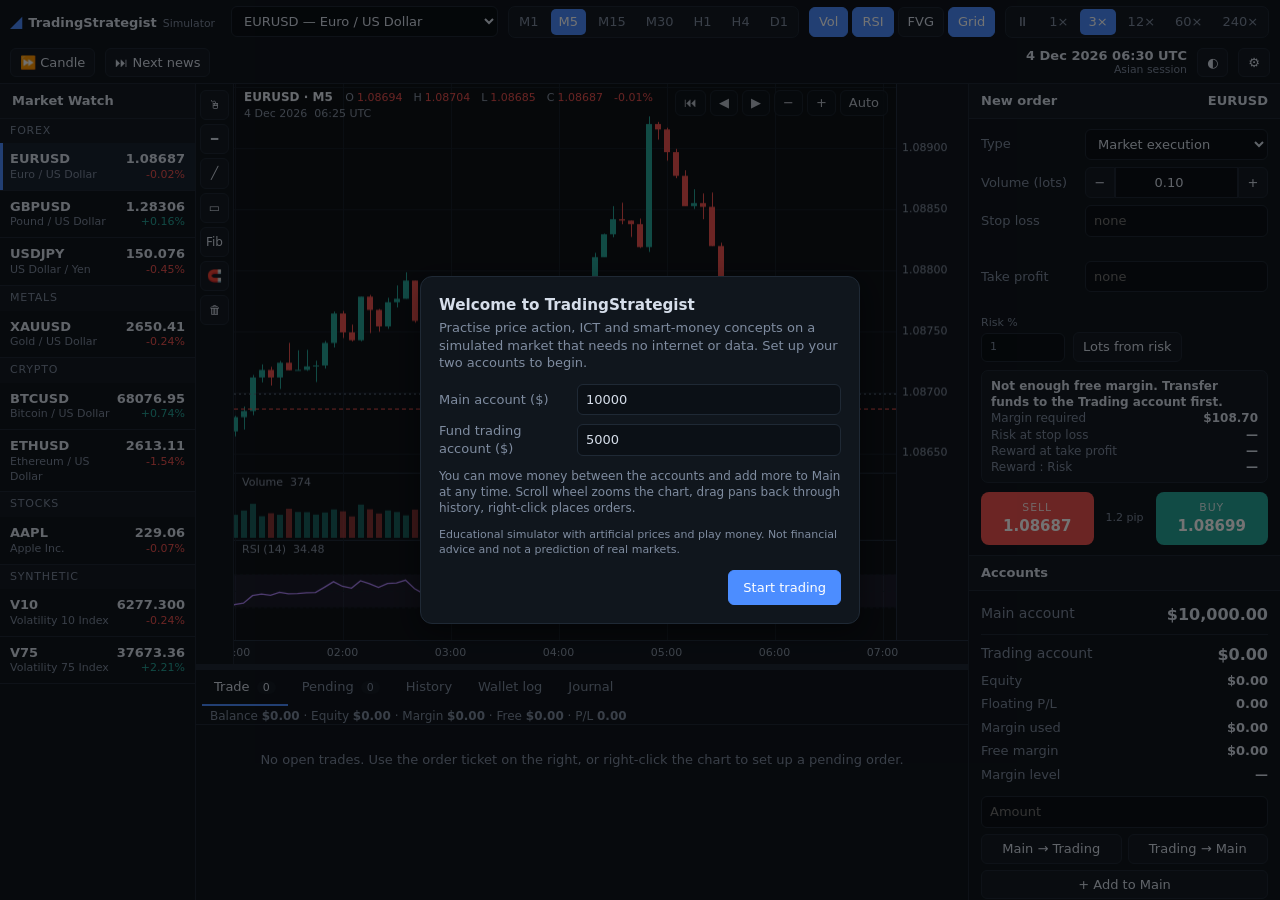
<file: index.html>
<!DOCTYPE html>
<html lang="en" data-theme="dark">
<head>
<meta charset="utf-8">
<meta name="viewport" content="width=device-width,initial-scale=1,viewport-fit=cover">
<link rel="manifest" href="manifest.webmanifest">
<link rel="apple-touch-icon" href="icons/apple-touch-icon.png">
<meta name="mobile-web-app-capable" content="yes">
<meta name="apple-mobile-web-app-capable" content="yes">
<meta name="apple-mobile-web-app-title" content="TradingStrategist">
<meta name="apple-mobile-web-app-status-bar-style" content="black">
<title>TradingStrategist — Offline Trading Simulator</title>
<meta name="description" content="Free offline trading simulator: practise forex, crypto, stocks and synthetics with a MetaTrader-style chart, RSI, volume, ICT/smart-money tools and simulated news events. No account, no data feed.">
<meta name="theme-color" content="#0b0f14">
<meta property="og:title" content="TradingStrategist — Offline Trading Simulator">
<meta property="og:description" content="Practise price action, FVG, liquidity and news trading on a realistic simulated market. Free, offline, single file.">
<meta property="og:type" content="website">
<link rel="icon" href="data:image/svg+xml,%3Csvg xmlns='http://www.w3.org/2000/svg' viewBox='0 0 64 64'%3E%3Crect width='64' height='64' rx='14' fill='%230b0f14'/%3E%3Cpath d='M14 46 28 30l8 8 14-18' fill='none' stroke='%234c8dff' stroke-width='6' stroke-linecap='round' stroke-linejoin='round'/%3E%3C/svg%3E">
<style>
:root{
  --bg:#0b0f14;--panel:#10161d;--panel2:#141b24;--line:#1f2935;--text:#d6deea;--mute:#7f8ca0;
  --up:#26a69a;--down:#ef5350;--acc:#4c8dff;--warn:#f5a623;--hi:#ff5a5f;--field:#0b1016;--hover:#192332;
  --shadow:0 8px 28px rgba(0,0,0,.45);
}
[data-theme=light]{
  --bg:#eef1f5;--panel:#ffffff;--panel2:#f6f8fa;--line:#dbe1e9;--text:#1b2430;--mute:#66758a;
  --up:#14917f;--down:#d9363e;--acc:#2563eb;--warn:#d98a00;--hi:#d9363e;--field:#ffffff;--hover:#eaf0f8;
  --shadow:0 8px 28px rgba(20,30,50,.18);
}
*{box-sizing:border-box}
[hidden]{display:none!important}
html,body{height:100%;margin:0}
body{overscroll-behavior:none;padding:env(safe-area-inset-top) env(safe-area-inset-right) env(safe-area-inset-bottom) env(safe-area-inset-left);background:var(--bg);color:var(--text);font:13px/1.35 system-ui,-apple-system,"Segoe UI",Roboto,Arial,sans-serif;font-variant-numeric:tabular-nums;overflow:hidden}
button,input,select{font:inherit;color:inherit}
#app{display:flex;flex-direction:column;height:100vh}
.spacer{flex:1}
.up{color:var(--up)}.dn{color:var(--down)}.mute{color:var(--mute)}

/* header */
#top{display:flex;align-items:center;gap:10px;padding:6px 10px;background:var(--panel);border-bottom:1px solid var(--line);flex-wrap:wrap}
.brand{display:flex;align-items:baseline;gap:6px;margin-right:6px}
.brand .logo{color:var(--acc);font-size:16px}.brand small{color:var(--mute)}
.grp{display:flex;gap:4px;align-items:center}
.seg{background:var(--panel2);border:1px solid var(--line);border-radius:7px;padding:2px}
.seg button{background:none;border:0;padding:4px 8px;border-radius:5px;cursor:pointer;color:var(--mute)}
.seg button:hover{background:var(--hover);color:var(--text)}
.seg button.on{background:var(--acc);color:#fff}
select,input{background:var(--field);border:1px solid var(--line);border-radius:6px;padding:6px 8px;min-width:0}
select:focus,input:focus{outline:1px solid var(--acc);border-color:var(--acc)}
.tb{background:var(--panel2);border:1px solid var(--line);border-radius:6px;padding:5px 9px;cursor:pointer;color:var(--text);white-space:nowrap}
.tb:hover{background:var(--hover)}.tb.on{background:var(--acc);border-color:var(--acc);color:#fff}
.tb.accent{background:var(--acc);border-color:var(--acc);color:#fff}
.clock{display:flex;flex-direction:column;align-items:flex-end;line-height:1.15}
#simClock{font-weight:600}.clock small{color:var(--mute)}

/* layout */
#body{flex:1;display:grid;grid-template-columns:196px minmax(0,1fr) 312px;min-height:0}
#watch,#side{background:var(--panel);overflow:auto;min-height:0}
#watch{border-right:1px solid var(--line)}#side{border-left:1px solid var(--line)}
#center{display:flex;flex-direction:column;min-width:0;min-height:0}
#chartRow{flex:1;display:flex;min-height:180px}
#drawBar{width:38px;background:var(--panel);border-right:1px solid var(--line);display:flex;flex-direction:column;gap:4px;padding:6px 4px}
#drawBar .tb{padding:6px 0;text-align:center;font-size:12px}
#chartWrap{position:relative;flex:1;min-width:0}
#cv{position:absolute;inset:0;width:100%;height:100%;display:block}
#navBar{position:absolute;top:6px;right:80px;display:flex;gap:4px;opacity:.85}
#navBar .tb{padding:3px 8px;background:var(--panel);}
#navBar .tb.accent{background:var(--acc)}
#navBar #nLive{display:none}
#banners{position:absolute;left:50%;top:44px;transform:translateX(-50%);display:flex;flex-direction:column;gap:8px;width:min(560px,92%);pointer-events:none}
.banner{pointer-events:auto;cursor:pointer;opacity:.97;font-size:12px;background:var(--panel);border:1px solid var(--line);border-left:5px solid var(--warn);border-radius:9px;padding:10px 12px;box-shadow:var(--shadow)}
.banner.hi{border-left-color:var(--hi)}.banner.done{border-left-color:var(--acc)}
.banner .bt{display:flex;justify-content:space-between;gap:10px;font-weight:600}
.banner .cd{font-variant-numeric:tabular-nums;color:var(--warn)}
.banner.hi .cd{color:var(--hi)}
.banner .bm{margin-top:4px;color:var(--mute)}.banner .bm b{color:var(--text)}
.banner .pairs{margin-top:4px;display:flex;flex-wrap:wrap;gap:5px}
.chip{border:1px solid var(--line);border-radius:999px;padding:1px 8px;font-size:12px;background:var(--panel2)}
#resizer{height:6px;cursor:ns-resize;background:var(--line)}
#resizer:hover{background:var(--acc)}
#bottom{height:var(--bh,230px);display:flex;flex-direction:column;background:var(--panel);min-height:90px}
.tabs{display:flex;flex-wrap:wrap;align-items:center;gap:2px;border-bottom:1px solid var(--line);padding:0 6px}
.tabs button{background:none;border:0;border-bottom:2px solid transparent;padding:8px 12px;cursor:pointer;color:var(--mute)}
.tabs button.on{color:var(--text);border-bottom-color:var(--acc)}
.cnt{background:var(--panel2);border-radius:9px;padding:0 6px;margin-left:3px;font-size:11px}
#botSummary{color:var(--mute);padding:0 8px;font-size:12px}
#botBody{flex:1;overflow:auto}
table{border-collapse:collapse;width:100%}
th,td{padding:5px 9px;text-align:right;white-space:nowrap;border-bottom:1px solid var(--line)}
th{position:sticky;top:0;background:var(--panel2);color:var(--mute);font-weight:500;z-index:1}
th:first-child,td:first-child,td.l,th.l{text-align:left}
tr.clk{cursor:pointer}tr.clk:hover td{background:var(--hover)}
.empty{padding:26px;text-align:center;color:var(--mute)}
.mini{padding:2px 8px;border-radius:5px;border:1px solid var(--line);background:var(--panel2);cursor:pointer;color:var(--text)}
.mini:hover{background:var(--hover)}.mini.red{color:var(--down)}
.tag{display:inline-block;padding:0 7px;border-radius:4px;font-size:11px;font-weight:600}
.tag.buy{background:rgba(38,166,154,.18);color:var(--up)}.tag.sell{background:rgba(239,83,80,.18);color:var(--down)}
.stats{display:flex;gap:18px;padding:8px 12px;border-bottom:1px solid var(--line);color:var(--mute);flex-wrap:wrap;align-items:center}
.stats b{color:var(--text)}

/* side cards */
.card{border-bottom:1px solid var(--line)}
.ph{padding:8px 12px;font-weight:600;background:var(--panel2);border-bottom:1px solid var(--line);display:flex;justify-content:space-between;align-items:center}
.ph .sub{color:var(--mute);font-weight:400;font-size:11px}
.pad{padding:10px 12px}
.row{display:grid;grid-template-columns:96px 1fr;gap:8px;align-items:center;margin-bottom:7px}
.row span{color:var(--mute)}.row input,.row select{width:100%}
.stepper{display:flex}.stepper input{text-align:center;border-radius:0;flex:1}
.stepper button{width:30px;background:var(--panel2);border:1px solid var(--line);cursor:pointer}
.stepper button:first-child{border-radius:6px 0 0 6px}.stepper button:last-child{border-radius:0 6px 6px 0}
.hint{margin:-4px 0 7px 104px;font-size:11px;color:var(--mute);min-height:14px}
.riskrow{display:flex;gap:8px;align-items:flex-end;margin:4px 0 8px}
.riskrow label{display:flex;flex-direction:column;gap:2px;color:var(--mute);font-size:11px;width:84px}
.summary{background:var(--panel2);border:1px solid var(--line);border-radius:7px;padding:7px 9px;margin-bottom:9px;font-size:12px;color:var(--mute)}
.summary div{display:flex;justify-content:space-between}.summary b{color:var(--text)}
.trade-btns{display:grid;grid-template-columns:1fr 54px 1fr;gap:4px;align-items:center}
.trade-btns button{border:0;border-radius:8px;padding:9px 6px;cursor:pointer;color:#fff;display:flex;flex-direction:column;align-items:center}
.trade-btns small{opacity:.85;letter-spacing:1px}.trade-btns b{font-size:15px}
.trade-btns .sell{background:var(--down)}.trade-btns .buy{background:var(--up)}
.trade-btns button:hover{filter:brightness(1.1)}.trade-btns button:active{transform:translateY(1px)}
.spr{text-align:center;font-size:11px;color:var(--mute)}
.place{width:100%;border:0;border-radius:8px;padding:11px;background:var(--acc);color:#fff;cursor:pointer;font-weight:600}
.kv{display:flex;justify-content:space-between;padding:3px 0;color:var(--mute)}.kv b{color:var(--text);font-weight:600}
.kv.big{font-size:14px}.kv.big b{font-size:16px}
.sep{height:1px;background:var(--line);margin:6px 0}
.xfer{display:grid;grid-template-columns:1fr 1fr;gap:6px;margin-top:10px}
.xfer input{grid-column:1/3}.xfer #xDep{grid-column:1/3}

.status{border-radius:7px;padding:8px 10px;margin-bottom:9px;font-size:12px;line-height:1.4;border:1px solid var(--line)}
.status.bad{background:rgba(239,83,80,.12);border-color:var(--down)}.status.good{background:rgba(38,166,154,.12);border-color:var(--up)}
.status button{margin-top:6px}
/* watch */
.wrow{display:grid;grid-template-columns:1fr auto;gap:0 6px;padding:7px 10px;border-bottom:1px solid var(--line);cursor:pointer}
.wrow:hover{background:var(--hover)}.wrow.on{background:var(--hover);box-shadow:inset 3px 0 var(--acc)}
.wrow .s{font-weight:600}.wrow .c{font-size:11px;color:var(--mute)}
.wrow .p{text-align:right}.wrow .p small{display:block;font-size:11px}
.wgrp{padding:5px 10px;color:var(--mute);font-size:11px;text-transform:uppercase;letter-spacing:.8px;background:var(--panel2)}

/* news */
.nrow{padding:8px 12px;border-bottom:1px solid var(--line)}
.nrow .t{display:flex;justify-content:space-between;gap:8px;font-weight:600}
.nrow .m{color:var(--mute);font-size:12px;margin-top:2px}
.imp{display:inline-flex;gap:2px;vertical-align:middle;margin-right:5px}
.imp i{width:4px;height:10px;border-radius:1px;background:var(--line)}
.imp.i1 i:nth-child(-n+1){background:#e8c547}.imp.i2 i:nth-child(-n+2){background:var(--warn)}.imp.i3 i{background:var(--hi)}
.pred{margin-top:5px;padding:5px 7px;border-radius:6px;background:var(--panel2);font-size:12px}
.pred.lock{color:var(--mute)}
.nsub{padding:6px 12px;font-size:11px;text-transform:uppercase;letter-spacing:.8px;color:var(--mute);background:var(--panel2)}

/* overlays */
#toasts{position:fixed;right:14px;bottom:14px;display:flex;flex-direction:column;gap:8px;z-index:50;max-width:min(380px,92vw)}
.toast{background:var(--panel);border:1px solid var(--line);border-left:4px solid var(--acc);border-radius:8px;padding:9px 12px;box-shadow:var(--shadow);animation:in .18s ease-out}
.toast.bad{border-left-color:var(--down)}.toast.good{border-left-color:var(--up)}.toast.warn{border-left-color:var(--warn)}
@keyframes in{from{opacity:0;transform:translateY(8px)}to{opacity:1;transform:none}}
#ctxMenu{position:fixed;z-index:60;background:var(--panel);border:1px solid var(--line);border-radius:8px;box-shadow:var(--shadow);padding:4px;min-width:220px}
#ctxMenu button{display:block;width:100%;text-align:left;background:none;border:0;padding:7px 10px;border-radius:5px;cursor:pointer}
#ctxMenu button:hover{background:var(--hover)}#ctxMenu .h{padding:5px 10px;color:var(--mute);font-size:11px}
#modal{position:fixed;inset:0;background:rgba(0,0,0,.55);z-index:70;display:flex;align-items:center;justify-content:center;padding:14px}
#modal[hidden],#ctxMenu[hidden]{display:none}
.mbox{background:var(--panel);border:1px solid var(--line);border-radius:12px;box-shadow:var(--shadow);width:min(440px,100%);padding:18px;max-height:92vh;overflow:auto}
.mbox h3{margin:0 0 4px}.mbox p{color:var(--mute);margin:0 0 12px}
.mbox .row{grid-template-columns:130px 1fr}
.mbox .btns{display:flex;gap:8px;justify-content:flex-end;margin-top:12px;flex-wrap:wrap}
.mbox .btns .tb{padding:8px 14px}
#loading{position:fixed;inset:0;background:var(--bg);z-index:90;display:flex;align-items:center;justify-content:center;text-align:center;color:var(--mute)}
.spin{width:34px;height:34px;border:3px solid var(--line);border-top-color:var(--acc);border-radius:50%;margin:0 auto 12px;animation:sp 1s linear infinite}
@keyframes sp{to{transform:rotate(360deg)}}

button:focus-visible,select:focus-visible,input:focus-visible,#cv:focus-visible{outline:2px solid var(--acc);outline-offset:1px}
@media (prefers-reduced-motion:reduce){*{animation:none!important;transition:none!important}}
/* small screens */
@media (max-width:1100px){#body{grid-template-columns:minmax(0,1fr) 300px}#watch{display:none}}
@media (max-width:820px){
  body{overflow:auto}#app{height:auto;min-height:100vh}
  #body{display:block}#chartRow{height:68vh;min-height:360px;flex:none}#center{display:block}#bottom{height:260px}#side{border-left:0;overflow:visible}
  #botSummary{display:none}
  #top{gap:6px}.brand small{display:none}
  #navBar{top:38px;right:78px}#navBar #nStart,#navBar #nAuto{display:none}
}

</style>
</head>
<body>
<noscript><p style="padding:24px;font-family:system-ui">TradingStrategist needs JavaScript enabled to run.</p></noscript>
<div id="app">
  <header id="top">
    <div class="brand"><span class="logo">◢</span><b>TradingStrategist</b><small>Simulator</small></div>
    <div class="grp"><select id="symSel" title="Instrument"></select></div>
    <div class="grp seg" id="tfBar"></div>
    <div class="grp">
      <button class="tb" id="bVol" title="Volume">Vol</button>
      <button class="tb" id="bRsi" title="RSI (14)">RSI</button>
      <button class="tb" id="bFvg" title="Highlight fair value gaps (study aid)">FVG</button>
      <button class="tb" id="bGrid" title="Grid">Grid</button>
    </div>
    <div class="grp seg" id="speedBar"></div>
    <button class="tb accent" id="bInstall" hidden title="Install TradingStrategist as an app on this device">⬇ Install app</button>
    <button class="tb" id="bStep" title="Pause, then reveal the market one candle at a time (N)">⏩ Candle</button>
    <button class="tb" id="bNext" title="Fast-forward to the next news release alert">⏭ Next news</button>
    <div class="spacer"></div>
    <div class="clock"><span id="simClock">—</span><small id="simSession">—</small></div>
    <button class="tb" id="bTheme" title="Light / dark">◐</button>
    <button class="tb" id="bMenu" title="Settings">⚙</button>
  </header>

  <div id="body">
    <aside id="watch">
      <div class="ph">Market Watch</div>
      <div id="watchList"></div>
    </aside>

    <main id="center">
      <div id="chartRow">
        <div id="drawBar">
          <button class="tb" data-tool="" id="tCursor" title="Cursor (Esc)">🖱</button>
          <button class="tb" data-tool="hline" title="Horizontal line">━</button>
          <button class="tb" data-tool="trend" title="Trend line (click two points or drag)">╱</button>
          <button class="tb" data-tool="rect" title="Rectangle / zone">▭</button>
          <button class="tb" data-tool="fib" title="Fibonacci retracement">Fib</button>
          <button class="tb" id="bMagnet" title="Magnet: snap to candle OHLC">🧲</button>
          <button class="tb" id="bClear" title="Delete all drawings on this symbol">🗑</button>
        </div>
        <div id="chartWrap">
          <canvas id="cv"></canvas>
          <div id="navBar">
            <button class="tb" id="nStart" title="Oldest data (Home)">⏮</button>
            <button class="tb" id="nBack" title="Scroll back (←)">◀</button>
            <button class="tb" id="nFwd" title="Scroll forward (→)">▶</button>
            <button class="tb" id="nZout" title="Zoom out (−)">−</button>
            <button class="tb" id="nZin" title="Zoom in (+)">+</button>
            <button class="tb" id="nAuto" title="Reset price scale">Auto</button>
            <button class="tb accent" id="nLive" title="Jump to latest candle (End)">Live ⏭</button>
          </div>
          <div id="banners"></div>
        </div>
      </div>
      <div id="resizer" title="Drag to resize"></div>
      <section id="bottom">
        <div class="tabs" id="botTabs">
          <button data-tab="pos" class="on">Trade <span class="cnt" id="cPos">0</span></button>
          <button data-tab="pend">Pending <span class="cnt" id="cPend">0</span></button>
          <button data-tab="hist">History</button>
          <button data-tab="wallet">Wallet log</button>
          <button data-tab="log">Journal</button>
          <div class="spacer"></div>
          <div id="botSummary"></div>
        </div>
        <div id="botBody"></div>
      </section>
    </main>

    <aside id="side">
      <section class="card" id="ticket">
        <div class="ph">New order <span id="tkSym"></span></div>
        <div class="pad">
          <label class="row"><span>Type</span>
            <select id="oType">
              <option value="market">Market execution</option>
              <option value="buy_limit">Buy limit</option><option value="sell_limit">Sell limit</option>
              <option value="buy_stop">Buy stop</option><option value="sell_stop">Sell stop</option>
            </select></label>
          <label class="row" id="rowEntry" hidden><span>Entry price</span><input id="oPrice" type="number" step="any"></label>
          <label class="row"><span>Volume (lots)</span>
            <div class="stepper"><button id="lotMinus" type="button">−</button><input id="oLots" type="number" min="0.01" step="0.01" value="0.10"><button id="lotPlus" type="button">+</button></div></label>
          <label class="row"><span>Stop loss</span><input id="oSL" type="number" step="any" placeholder="none"></label>
          <div class="hint" id="hintSL"></div>
          <label class="row"><span>Take profit</span><input id="oTP" type="number" step="any" placeholder="none"></label>
          <div class="hint" id="hintTP"></div>
          <div class="riskrow">
            <label>Risk %<input id="oRisk" type="number" min="0.1" step="0.1" value="1"></label>
            <button class="tb" id="bRisk" type="button" title="Set lots so that hitting the stop loss costs this % of equity">Lots from risk</button>
          </div>
          <div class="summary" id="tkSummary"></div>
          <div id="tkStatus" class="status" hidden></div>
          <div id="mktBtns" class="trade-btns">
            <button class="sell" id="bSell"><small>SELL</small><b id="pxSell">—</b></button>
            <div class="spr" id="spr">—</div>
            <button class="buy" id="bBuy"><small>BUY</small><b id="pxBuy">—</b></button>
          </div>
          <button class="place" id="bPlace" hidden>Place order</button>
        </div>
      </section>

      <section class="card" id="acct">
        <div class="ph">Accounts</div>
        <div class="pad">
          <div class="kv big"><span>Main account</span><b id="aMain">—</b></div>
          <div class="sep"></div>
          <div class="kv big"><span>Trading account</span><b id="aBal">—</b></div>
          <div class="kv"><span>Equity</span><b id="aEq">—</b></div>
          <div class="kv"><span>Floating P/L</span><b id="aFl">—</b></div>
          <div class="kv"><span>Margin used</span><b id="aMg">—</b></div>
          <div class="kv"><span>Free margin</span><b id="aFree">—</b></div>
          <div class="kv"><span>Margin level</span><b id="aLvl">—</b></div>
          <div class="xfer">
            <input id="xAmt" type="number" min="0" step="any" placeholder="Amount">
            <button class="tb" id="xTo" title="Move money from Main to Trading">Main → Trading</button>
            <button class="tb" id="xFrom" title="Move money from Trading to Main">Trading → Main</button>
            <button class="tb" id="xDep" title="Add new money to the Main account">+ Add to Main</button>
          </div>
        </div>
      </section>

      <section class="card" id="newsCard">
        <div class="ph">Economic news <span class="sub">simulated</span></div>
        <div id="newsList"></div>
      </section>
    </aside>
  </div>
</div>

<div id="toasts"></div>
<div id="ctxMenu" hidden></div>
<div id="modal" hidden><div class="mbox" id="mbox"></div></div>
<div id="loading"><div><div class="spin"></div><p>Generating 30 days of market history…</p></div></div>

<script>
'use strict';
/* ===================== MARKET ENGINE =====================
 * Deterministic (seeded) price-action simulator.
 * Regimes: range / uptrend / downtrend, impulse+pullback legs,
 * displacement candles (create FVGs), liquidity sweeps at range edges,
 * session volatility, and randomly generated macro news with pre-release
 * predictions and post-release price shocks.
 */
const TFMS = {M1:60000,M5:300000,M15:900000,M30:1800000,H1:3600000,H4:14400000,D1:86400000};
const TF_KEYS = Object.keys(TFMS);
const NEWS_SLOTS={USD:[12.5,12.5,12.5,14,14,15],EUR:[9,10,10,11],GBP:[7,7,9.5],JPY:[0,0.5,3]};
const ENGINE_VER = 2;     // bump whenever price generation changes: older saved markets can no longer be replayed
const SUB = 12;            // sub-ticks per M1 candle (one every 5 sim-seconds)
const HIST_MIN = 43200;    // 30 days of M1 history

function mulberry32(a){return function(){a|=0;a=a+0x6D2B79F5|0;let t=Math.imul(a^a>>>15,1|a);t=t+Math.imul(t^t>>>7,61|t)^t;return((t^t>>>14)>>>0)/4294967296;};}
function makeRng(seed){
  const r=mulberry32(seed>>>0);
  r.gauss=()=>{let u=0;while(u===0)u=r();const v=r();return Math.sqrt(-2*Math.log(u))*Math.cos(2*Math.PI*v);};
  r.range=(a,b)=>a+(b-a)*r();
  r.int=(a,b)=>Math.floor(a+(b-a+1)*r());
  return r;
}

const INSTRUMENTS = [
  {sym:'EURUSD',name:'Euro / US Dollar',cls:'Forex',p0:1.0850,digits:5,vol:0.000097,contract:100000,spread:0.00012,tv:90,sess:'fx',fx:{EUR:1,USD:-1},quote:'USD'},
  {sym:'GBPUSD',name:'Pound / US Dollar',cls:'Forex',p0:1.2900,digits:5,vol:0.000115,contract:100000,spread:0.00015,tv:85,sess:'fx',fx:{GBP:1,USD:-1},quote:'USD'},
  {sym:'USDJPY',name:'US Dollar / Yen',cls:'Forex',p0:151.20,digits:3,vol:0.000106,contract:100000,spread:0.012,tv:85,sess:'fx',fx:{USD:1,JPY:-1},quote:'JPY'},
  {sym:'XAUUSD',name:'Gold / US Dollar',cls:'Metals',p0:2650,digits:2,vol:0.00024,contract:100,spread:0.25,tv:70,sess:'fx',fx:{USD:-1},quote:'USD'},
  {sym:'BTCUSD',name:'Bitcoin / US Dollar',cls:'Crypto',p0:68000,digits:2,vol:0.00038,contract:1,spread:12,tv:60,sess:'crypto',fx:{USD:-0.7},quote:'USD'},
  {sym:'ETHUSD',name:'Ethereum / US Dollar',cls:'Crypto',p0:2600,digits:2,vol:0.00048,contract:1,spread:1.2,tv:55,sess:'crypto',fx:{USD:-0.7},quote:'USD'},
  {sym:'AAPL',name:'Apple Inc.',cls:'Stocks',p0:228,digits:2,vol:0.00017,contract:100,spread:0.02,tv:50,sess:'stock',fx:{USD:-0.4},quote:'USD'},
  {sym:'V10',name:'Volatility 10 Index',cls:'Synthetic',p0:6200,digits:3,vol:0.00018,contract:1,spread:0.3,tv:40,sess:'synth',fx:{},quote:'USD'},
  {sym:'V75',name:'Volatility 75 Index',cls:'Synthetic',p0:38000,digits:2,vol:0.0006,contract:1,spread:3,tv:40,sess:'synth',fx:{},quote:'USD'}
];
const INST_BY_SYM = {}; INSTRUMENTS.forEach(d=>INST_BY_SYM[d.sym]=d);

/* dir: +1 means a higher-than-forecast number is bullish for that currency */
const NEWS_TPL = [
  {title:'US CPI m/m',ccy:'USD',impact:3,unit:'%',base:0.3,step:0.1,dec:1,dir:1,w:2},
  {title:'US Core CPI m/m',ccy:'USD',impact:3,unit:'%',base:0.3,step:0.1,dec:1,dir:1,w:1.5},
  {title:'US Non-Farm Payrolls',ccy:'USD',impact:3,unit:'K',base:180,step:10,sd:70,dec:0,dir:1,w:2},
  {title:'US Unemployment Rate',ccy:'USD',impact:2,unit:'%',base:4.1,step:0.1,dec:1,dir:-1,w:3},
  {title:'FOMC Rate Decision',ccy:'USD',impact:3,unit:'%',base:4.5,step:0.25,sd:0,dec:2,dir:1,w:0.8,calm:true},
  {title:'US Retail Sales m/m',ccy:'USD',impact:2,unit:'%',base:0.4,step:0.1,dec:1,dir:1,w:3},
  {title:'US GDP q/q',ccy:'USD',impact:2,unit:'%',base:2.4,step:0.1,dec:1,dir:1,w:2},
  {title:'US ISM Manufacturing PMI',ccy:'USD',impact:2,unit:'',base:49.5,step:0.2,dec:1,dir:1,w:2},
  {title:'ECB Rate Decision',ccy:'EUR',impact:3,unit:'%',base:3.25,step:0.25,sd:0,dec:2,dir:1,w:0.7,calm:true},
  {title:'Eurozone CPI y/y',ccy:'EUR',impact:2,unit:'%',base:2.2,step:0.1,dec:1,dir:1,w:2},
  {title:'Eurozone GDP q/q',ccy:'EUR',impact:1,unit:'%',base:0.3,step:0.1,dec:1,dir:1,w:1},
  {title:'UK CPI y/y',ccy:'GBP',impact:2,unit:'%',base:2.8,step:0.1,dec:1,dir:1,w:2},
  {title:'BoE Rate Decision',ccy:'GBP',impact:3,unit:'%',base:4.75,step:0.25,sd:0,dec:2,dir:1,w:0.7,calm:true},
  {title:'UK GDP m/m',ccy:'GBP',impact:1,unit:'%',base:0.2,step:0.1,dec:1,dir:1,w:1},
  {title:'BoJ Policy Rate',ccy:'JPY',impact:3,unit:'%',base:0.25,step:0.1,sd:0,dec:2,dir:1,w:0.7,calm:true},
  {title:'Japan CPI y/y',ccy:'JPY',impact:2,unit:'%',base:2.5,step:0.1,dec:1,dir:1,w:1.5}
];

function marketClosed(def,h,dow){
  if(def.sess==='fx')return dow===6||(dow===0&&h<22)||(dow===5&&h>=22);
  if(def.sess==='stock')return dow===6||dow===0;
  return false;
}
function sessionMult(def,h,dow){
  if(marketClosed(def,h,dow))return 0.12;     // weekend: thin, near-flat (real FX/stock markets are closed)
  switch(def.sess){
    case 'fx':{let m;
      if(h<7)m=0.6;else if(h<9)m=1.5;else if(h<12)m=1.15;else if(h<16)m=1.55;else if(h<20)m=0.95;else m=0.5;
      if(def.sym==='USDJPY'&&h<7)m=1.0;return m;}
    case 'stock': return (h>=13.5&&h<20)?(h<15?1.8:1.2):0.3;
    case 'crypto': return (h>=13&&h<21)?1.25:0.85;
    default: return 1;
  }
}
function sessionName(h,dow){
  if(dow===6||(dow===0&&h<22)||(dow===5&&h>=22))return 'Weekend — FX & stocks closed';
  if(h>=13&&h<16)return 'London / New York overlap';
  if(h>=7&&h<13)return 'London session';
  if(h>=16&&h<21)return 'New York session';
  if(h>=0&&h<7)return 'Asian session';
  return 'Late / low liquidity';
}

function newRegime(st,sig){
  const r=st.rng,prev=st.regime,pick=r();
  if(prev==='range'){
    if(pick<0.62) st.regime = st.lastSweep ? (st.lastSweep>0?'down':'up') : (r()<0.5?'up':'down');
    else st.regime='range';
  }else{
    if(pick<0.45) st.regime='range';
    else if(pick<0.70) st.regime = prev==='up'?'down':'up';
    else st.regime=prev;
  }
  st.regLeft = st.regime==='range' ? r.int(80,300) : r.int(45,160);
  if(st.regime==='range'){const half=sig*r.range(10,24);st.rHi=st.price+half;st.rLo=st.price-half;}
  st.dir = st.regime==='up'?1:st.regime==='down'?-1:0;
  st.leg='impulse'; st.legLeft=r.int(6,22);
  st.lastSweep=0;
}

class Market{
  constructor(seed,t0,minutes){
    this.seed=seed; this.t0=t0; this.minutes=0; this.minuteT=t0; this.sub=0; this.live=false; this.hour=0;
    this.newsRng=makeRng(seed*7919+13); this.news=[]; this.newsDay=t0-(t0%86400000); this.scanFrom=0; this.nid=0;
    this.handlers={}; this.st={};
    INSTRUMENTS.forEach((d,i)=>{
      const rng=makeRng(seed*31+i*977+1);
      const s={def:d,rng,price:d.p0*(1+rng.range(-0.01,0.01)),regime:'range',regLeft:0,leg:'impulse',legLeft:0,dir:0,rHi:0,rLo:0,
        script:[],candles:{},plan:null,newsVol:1,spreadMult:1,lastSweep:0};
      TF_KEYS.forEach(k=>s.candles[k]=[]);
      this.st[d.sym]=s;
    });
    this.generate(minutes);
  }
  on(ev,fn){(this.handlers[ev]=this.handlers[ev]||[]).push(fn);}
  emit(ev,x){if(!this.live)return;(this.handlers[ev]||[]).forEach(f=>f(x));}

  /* ---------- news ---------- */
  round(x,step){return Math.round(x/step)*step;}
  makeEvent(tpl,t){
    const r=this.newsRng;
    const sd=tpl.sd!==undefined?tpl.sd:tpl.step*2;
    const fc=this.round(tpl.base+r.gauss()*sd,tpl.step);
    const prev=this.round(fc+r.gauss()*tpl.step*1.5,tpl.step);
    const w=tpl.calm?[0.01,0.04,0.12,0.66,0.12,0.04,0.01]:[0.05,0.13,0.2,0.24,0.2,0.13,0.05];
    let x=r(),acc=0,k=0;for(;k<7;k++){acc+=w[k];if(x<acc)break;}
    const steps=Math.min(k,6)-3;
    const conf=Math.round(r.range(52,82));
    let lean=Math.sign(steps);
    if(r()*100>conf) lean=[-1,0,1][r.int(0,2)];
    return {id:0,t,title:tpl.title,ccy:tpl.ccy,impact:tpl.impact,unit:tpl.unit,dec:tpl.dec,dir:tpl.dir,
      forecast:fc,previous:prev,actual:fc+steps*tpl.step,steps,z:steps/1.5,conf,lean,
      mag:tpl.impact===3?5:tpl.impact===2?3.2:2,state:0};
  }
  genDay(day){
    const dow=new Date(day).getUTCDay();if(dow===0||dow===6)return;
    const r=this.newsRng,n=r.int(3,6),used=new Set(),evs=[];let calm=false;
    let tw=0;NEWS_TPL.forEach(x=>tw+=x.w);
    for(let k=0,guard=0;k<n&&guard<40;guard++){
      let pick=r()*tw,tpl=NEWS_TPL[0];
      for(const x of NEWS_TPL){pick-=x.w;if(pick<=0){tpl=x;break;}}
      if(used.has(tpl.title)||(tpl.calm&&calm))continue;
      used.add(tpl.title);if(tpl.calm)calm=true;
      const slots=NEWS_SLOTS[tpl.ccy],hr=slots[r.int(0,slots.length-1)];
      const t=Math.round((day+hr*3600000)/300000)*300000;
      if(t<this.t0+60000)continue;
      evs.push(this.makeEvent(tpl,t));k++;
    }
    evs.sort((a,b)=>a.t-b.t);evs.forEach(x=>{x.id=++this.nid;this.news.push(x);});
  }
  ensureNews(t){
    while(this.newsDay<t+80*3600000){this.genDay(this.newsDay);this.newsDay+=86400000;}
  }
  affects(def,ev){return def.fx[ev.ccy]!==undefined;}
  applyNews(ev){
    for(const sym in this.st){
      const st=this.st[sym],d=st.def;
      if(!this.affects(d,ev))continue;
      const sig=st.price*d.vol,scale=ev.impact===3?16:ev.impact===2?8:3.5;
      let total=ev.z*d.fx[ev.ccy]*ev.dir*scale*sig;
      if(ev.z===0)total=(st.rng()<0.5?1:-1)*scale*sig*0.25;
      const sg=Math.sign(total)||1,a=Math.abs(total);
      const sc=[];
      if(st.rng()<0.35)sc.push({d:-sg*a*0.4,v:3.5});          // fake-out spike against the real direction
      sc.push({d:sg*a*0.55,v:3.5},{d:sg*a*0.30,v:2.5},{d:sg*a*0.15,v:1.8},{d:-sg*a*0.08,v:1.4});
      st.script=sc;
    }
  }
  upcoming(n){return this.news.filter(e=>e.state<3).slice(0,n||6);}
  released(n){const o=this.news.filter(e=>e.state===3);return o.slice(-(n||20)).reverse();}

  /* ---------- minute generation ---------- */
  beginMinute(){
    const t=this.minuteT;this.ensureNews(t);
    const d=new Date(t);this.hour=d.getUTCHours()+d.getUTCMinutes()/60;this.dow=d.getUTCDay();
    for(let i=this.scanFrom;i<this.news.length;i++){
      const ev=this.news[i],dt=ev.t-t;
      if(dt>15*60000)break;
      if(dt<=10*60000&&ev.state<1){ev.state=1;this.emit('pre',ev);}
      if(dt<=2*60000&&ev.state<2){ev.state=2;this.emit('soon',ev);}
      if(dt<=0&&ev.state<3){ev.state=3;this.applyNews(ev);this.emit('release',ev);}
      if(ev.state===3&&t-ev.t>40*60000&&i===this.scanFrom)this.scanFrom++;
    }
    for(const sym in this.st){
      const st=this.st[sym];let nv=1,sp=1;
      for(let i=this.scanFrom;i<this.news.length;i++){
        const ev=this.news[i],dt=t-ev.t;
        if(dt<-10*60000)break;
        if(!this.affects(st.def,ev))continue;
        if(dt<0){nv=Math.min(nv,0.6);sp=Math.max(sp,1.5);}
        else if(dt<3*60000){nv=Math.max(nv,ev.mag);sp=Math.max(sp,5);}
        else if(dt<10*60000){nv=Math.max(nv,ev.mag*0.6);sp=Math.max(sp,2.5);}
        else if(dt<25*60000){nv=Math.max(nv,1.4);sp=Math.max(sp,1.3);}
      }
      st.newsVol=nv;st.spreadMult=sp;
    }
  }
  queueSweep(st,dir,sig){
    const r=st.rng;
    st.script.push({d:dir*sig*r.range(2,5),v:1.6});
    st.script.push({d:-dir*sig*r.range(6,12),v:2.2});   // reversal displacement after the stop hunt
    st.script.push({d:-dir*sig*r.range(1,3),v:1.5});
    st.lastSweep=dir;
  }
  genMinute(st){
    const d=st.def,r=st.rng,sm=sessionMult(d,this.hour,this.dow),sig=st.price*d.vol;
    if(st.regLeft<=0)newRegime(st,sig);
    st.regLeft--;
    let total,nm,scripted=false;
    if(st.script.length){const s=st.script.shift();total=s.d;nm=s.v*sm;scripted=true;}
    else{
      let drift=0;
      if(st.regime==='range'){
        const mid=(st.rHi+st.rLo)/2,half=(st.rHi-st.rLo)/2;
        drift=-(st.price-mid)/half*sig*0.35;
        if(r()<0.012){
          if(st.price>mid+half*0.6)this.queueSweep(st,1,sig);
          else if(st.price<mid-half*0.6)this.queueSweep(st,-1,sig);
        }
      }else{
        if(--st.legLeft<=0){
          st.leg=st.leg==='impulse'?'pullback':'impulse';
          st.legLeft=st.leg==='impulse'?r.int(8,28):r.int(4,14);
        }
        if(st.leg==='impulse'){
          drift=st.dir*sig*0.20;
          if(r()<0.035){
            st.script.push({d:st.dir*sig*r.range(3,5),v:2.2});       // displacement candle
            st.script.push({d:st.dir*sig*r.range(1.5,3),v:1.6});     // continuation leaves an FVG
          }
        }else drift=-st.dir*sig*0.13;
      }
      drift+=-Math.log(st.price/d.p0)/(d.vol*38)*0.105*sig;  // weak pull back to the anchor, scaled by each instrument's own volatility
      total=drift*sm*st.newsVol;
      nm=sm*st.newsVol;
    }
    const sg=sig*nm/Math.sqrt(SUB),path=[],minP=d.p0*0.2;
    let p=st.price;
    for(let i=0;i<SUB;i++){
      p+=total/SUB+r.gauss()*sg;
      if(p<minP)p=minP;
      path.push(p);
    }
    const net=Math.abs(p-st.price);
    const vol=Math.max(1,Math.round(d.tv*nm*(0.6+r()*0.8)*(1+net/(sig*nm+1e-12)*0.5)));
    return {path,vol};
  }
  pushTick(st,prev,p,v){
    const t=this.minuteT;
    for(const k of TF_KEYS){
      const ms=TFMS[k],b=t-t%ms,arr=st.candles[k],last=arr[arr.length-1];
      if(!last||last.t!==b)arr.push({t:b,o:prev,h:Math.max(prev,p),l:Math.min(prev,p),c:p,v:v});
      else{if(p>last.h)last.h=p;if(p<last.l)last.l=p;last.c=p;last.v+=v;}
    }
  }
  generate(n){
    for(let i=0;i<n;i++){
      this.beginMinute();
      for(const sym in this.st){
        const st=this.st[sym],pl=this.genMinute(st);
        let h=st.price,l=st.price;
        for(const p of pl.path){if(p>h)h=p;if(p<l)l=p;}
        st.candles.M1.push({t:this.minuteT,o:st.price,h,l,c:pl.path[SUB-1],v:pl.vol});
        st.price=pl.path[SUB-1];
      }
      this.minuteT+=60000;this.minutes++;
    }
    for(const sym in this.st){
      const st=this.st[sym],m1=st.candles.M1;
      for(const k of TF_KEYS){
        if(k==='M1')continue;
        const ms=TFMS[k],out=[];
        for(const c of m1){
          const b=c.t-c.t%ms,last=out[out.length-1];
          if(!last||last.t!==b)out.push({t:b,o:c.o,h:c.h,l:c.l,c:c.c,v:c.v});
          else{if(c.h>last.h)last.h=c.h;if(c.l<last.l)last.l=c.l;last.c=c.c;last.v+=c.v;}
        }
        st.candles[k]=out;
      }
    }
  }

  /* ---------- live ---------- */
  tick(){
    if(this.sub===0){
      this.beginMinute();
      for(const sym in this.st)this.st[sym].plan=this.genMinute(this.st[sym]);
    }
    for(const sym in this.st){
      const st=this.st[sym],p=st.plan.path[this.sub];
      this.pushTick(st,st.price,p,Math.max(1,Math.round(st.plan.vol/SUB)));
      st.price=p;
    }
    this.sub++;
    if(this.sub>=SUB){this.sub=0;this.minuteT+=60000;this.minutes++;}
  }
  get simTime(){return this.minuteT+this.sub*5000;}
  quote(sym){
    const st=this.st[sym],d=st.def,sp=d.spread*st.spreadMult;
    return {bid:st.price,ask:st.price+sp,spread:sp};
  }
  candles(sym,tf){return this.st[sym].candles[tf];}
  fmt(sym,p){return p.toFixed(INST_BY_SYM[sym].digits);}
}

'use strict';
/* ===================== TRADING + ACCOUNTS =====================
 * Two wallets: Main (normal) account and Trading account. Transfers between them.
 * Trading account: balance, equity, margin, free margin, margin level, stop-out.
 * Orders: market, limit, stop. Positions: SL/TP, modify, partial close, close all.
 */
const LEVERAGE = 100;
const STOP_OUT = 20;       // % margin level
const STORE_KEY = 'TradingStrategist_sim_v1';

class Broker{
  constructor(market){
    this.m=market;
    this.main=10000;           // normal account (cash)
    this.balance=0;            // trading account balance
    this.positions=[];         // open
    this.pending=[];           // pending orders
    this.history=[];           // closed trades
    this.transfers=[];         // wallet log
    this.nextId=1001;
    this.handlers={};
  }
  on(ev,fn){(this.handlers[ev]=this.handlers[ev]||[]).push(fn);}
  emit(ev,x){(this.handlers[ev]||[]).forEach(f=>f(x));}

  /* ---------- math ---------- */
  toUSD(sym,amountInQuote){
    const d=INST_BY_SYM[sym];
    if(d.quote==='JPY')return amountInQuote/this.m.st[sym].price;
    return amountInQuote;
  }
  pnl(pos,price){
    const d=INST_BY_SYM[pos.sym];
    const raw=(pos.type==='buy'?price-pos.open:pos.open-price)*pos.lots*d.contract;
    return this.toUSD(pos.sym,raw);
  }
  marginFor(sym,lots,price){
    const d=INST_BY_SYM[sym];
    return this.toUSD(sym,lots*d.contract*price)/LEVERAGE;
  }
  closePrice(pos){const q=this.m.quote(pos.sym);return pos.type==='buy'?q.bid:q.ask;}
  floating(){let s=0;for(const p of this.positions)s+=this.pnl(p,this.closePrice(p))-p.commission;return s;}
  usedMargin(){let s=0;for(const p of this.positions)s+=p.margin;return s;}
  get equity(){return this.balance+this.floating();}
  get freeMargin(){return this.equity-this.usedMargin();}
  get marginLevel(){const u=this.usedMargin();return u>0?this.equity/u*100:0;}

  /* ---------- wallets ---------- */
  deposit(amount){ // add cash to the normal account
    if(!(amount>0))return 'Enter an amount greater than 0';
    this.main+=amount;this.transfers.unshift({t:this.m.simTime,type:'Deposit to Main',amount});this.save();return null;
  }
  setMain(amount){
    if(!(amount>=0))return 'Invalid amount';
    this.main=amount;this.transfers.unshift({t:this.m.simTime,type:'Main balance set',amount});this.save();return null;
  }
  transfer(dir,amount){ // dir: 'toTrading' | 'toMain'
    if(!(amount>0))return 'Enter an amount greater than 0';
    if(dir==='toTrading'){
      if(amount>this.main+1e-9)return 'Not enough funds in the Main account';
      this.main-=amount;this.balance+=amount;
      this.transfers.unshift({t:this.m.simTime,type:'Main → Trading',amount});
    }else{
      if(amount>this.freeMargin+1e-9)return 'Amount exceeds free margin of the Trading account';
      if(amount>this.balance+1e-9)return 'Amount exceeds Trading balance';
      this.balance-=amount;this.main+=amount;
      this.transfers.unshift({t:this.m.simTime,type:'Trading → Main',amount});
    }
    this.save();this.emit('change');return null;
  }

  /* ---------- orders ---------- */
  validate(sym,type,lots,price,sl,tp){
    const d=INST_BY_SYM[sym];
    if(!(lots>=0.01))return 'Minimum volume is 0.01 lot';
    if(lots>100)return 'Maximum volume is 100 lots';
    const buy=type==='buy'||type==='buy_limit'||type==='buy_stop';
    if(sl&&(buy?sl>=price:sl<=price))return 'Stop loss is on the wrong side of the price';
    if(tp&&(buy?tp<=price:tp>=price))return 'Take profit is on the wrong side of the price';
    const need=this.marginFor(sym,lots,price);
    if(need>this.freeMargin)return 'Not enough free margin (need '+need.toFixed(2)+', have '+this.freeMargin.toFixed(2)+'). Transfer funds to the Trading account.';
    return null;
  }
  marketOrder(sym,type,lots,sl,tp,comment){
    lots=Math.round(lots*100)/100;
    const q=this.m.quote(sym),price=type==='buy'?q.ask:q.bid;
    const err=this.validate(sym,type,lots,price,sl,tp);if(err)return err;
    const d=INST_BY_SYM[sym];
    const pos={id:this.nextId++,sym,type,lots,open:price,sl:sl||0,tp:tp||0,openTime:this.m.simTime,
      margin:this.marginFor(sym,lots,price),commission:lots*(d.cls==='Forex'||d.cls==='Metals'?3.5:d.cls==='Crypto'?2:d.cls==='Stocks'?1:0),comment:comment||''};
    this.positions.push(pos);this.save();this.emit('change');this.emit('open',pos);return null;
  }
  pendingOrder(sym,type,lots,price,sl,tp){
    lots=Math.round(lots*100)/100;
    const q=this.m.quote(sym);
    if(!(price>0))return 'Enter an entry price';
    if(type==='buy_limit'&&price>=q.ask)return 'Buy limit must be below the current ask';
    if(type==='sell_limit'&&price<=q.bid)return 'Sell limit must be above the current bid';
    if(type==='buy_stop'&&price<=q.ask)return 'Buy stop must be above the current ask';
    if(type==='sell_stop'&&price>=q.bid)return 'Sell stop must be below the current bid';
    const err=this.validate(sym,type,lots,price,sl,tp);if(err)return err;
    this.pending.push({id:this.nextId++,sym,type,lots,price,sl:sl||0,tp:tp||0,time:this.m.simTime});
    this.save();this.emit('change');return null;
  }
  cancelPending(id){this.pending=this.pending.filter(o=>o.id!==id);this.save();this.emit('change');}
  modify(id,sl,tp){
    const p=this.positions.find(x=>x.id===id);
    if(p){
      const q=this.m.quote(p.sym),buy=p.type==='buy',ref=buy?q.bid:q.ask;
      if(sl&&(buy?sl>=ref:sl<=ref))return 'Stop loss must be '+(buy?'below the bid':'above the ask');
      if(tp&&(buy?tp<=ref:tp>=ref))return 'Take profit must be '+(buy?'above the bid':'below the ask');
      p.sl=sl||0;p.tp=tp||0;this.save();this.emit('change');return null;
    }
    const o=this.pending.find(x=>x.id===id);
    if(o){o.sl=sl||0;o.tp=tp||0;this.save();this.emit('change');return null;}
    return 'Trade not found';
  }
  movePending(id,price){const o=this.pending.find(x=>x.id===id);if(o){o.price=price;this.save();this.emit('change');}}
  close(id,lots,reason){
    const i=this.positions.findIndex(x=>x.id===id);if(i<0)return 'Position not found';
    const p=this.positions[i];
    return this.closeAt(p,this.closePrice(p),lots,reason||'manual');
  }
  closeAt(p,price,lots,reason){
    const i=this.positions.indexOf(p);if(i<0)return 'Position not found';
    lots=lots&&lots<p.lots-1e-9?lots:p.lots;
    const frac=lots/p.lots,gross=this.pnl({...p,lots},price),comm=p.commission*frac;
    const net=gross-comm;
    this.balance+=net;
    this.history.unshift({id:p.id,sym:p.sym,type:p.type,lots,open:p.open,close:price,sl:p.sl,tp:p.tp,
      openTime:p.openTime,closeTime:this.m.simTime,commission:comm,profit:net,reason});
    if(lots<p.lots-1e-9){p.lots-=lots;p.margin*=1-frac;p.commission-=comm;}
    else this.positions.splice(i,1);
    if(this.history.length>2000)this.history.length=2000;
    this.save();this.emit('change');this.emit('closed',{p,price,net,reason});return null;
  }
  closeAll(filter,reason){
    for(const p of [...this.positions]){
      if(filter==='profit'&&this.pnl(p,this.closePrice(p))<=0)continue;
      if(filter==='loss'&&this.pnl(p,this.closePrice(p))>=0)continue;
      this.close(p.id,0,reason);
    }
  }

  /* ---------- per-tick engine: fills, SL/TP, stop-out ---------- */
  onTick(){
    let changed=false;
    for(const o of [...this.pending]){
      const q=this.m.quote(o.sym);
      const trig=(o.type==='buy_limit'&&q.ask<=o.price)||(o.type==='sell_limit'&&q.bid>=o.price)||
                 (o.type==='buy_stop'&&q.ask>=o.price)||(o.type==='sell_stop'&&q.bid<=o.price);
      if(!trig)continue;
      this.pending=this.pending.filter(x=>x!==o);
      const buy=o.type.startsWith('buy'),d=INST_BY_SYM[o.sym];
      const margin=this.marginFor(o.sym,o.lots,o.price);
      if(margin>this.freeMargin){this.emit('toast',{kind:'bad',msg:'Pending #'+o.id+' cancelled: not enough margin'});changed=true;continue;}
      const isStop=o.type.endsWith('stop'),fill=isStop?(buy?Math.max(o.price,q.ask):Math.min(o.price,q.bid)):(buy?Math.min(o.price,q.ask):Math.max(o.price,q.bid));
      this.positions.push({id:o.id,sym:o.sym,type:buy?'buy':'sell',lots:o.lots,open:fill,sl:o.sl,tp:o.tp,openTime:this.m.simTime,
        margin,commission:o.lots*(d.cls==='Forex'||d.cls==='Metals'?3.5:d.cls==='Crypto'?2:d.cls==='Stocks'?1:0),comment:o.type.replace('_',' ')});
      this.emit('toast',{kind:'info',msg:'Pending order #'+o.id+' triggered ('+o.type.replace('_',' ')+' '+o.sym+')'});
      changed=true;
    }
    for(const p of [...this.positions]){
      const q=this.m.quote(p.sym),buy=p.type==='buy',px=buy?q.bid:q.ask;
      if(p.sl&&(buy?px<=p.sl:px>=p.sl)){this.closeAt(p,px,0,'sl');changed=true;continue;}   // fills at the real price (slippage when price gaps through the stop)
      if(p.tp&&(buy?px>=p.tp:px<=p.tp)){this.closeAt(p,p.tp,0,'tp');changed=true;}
    }
    if(this.positions.length&&this.marginLevel<100&&this.marginLevel>=STOP_OUT){
      if(!this._mcWarned){this._mcWarned=true;this.emit('toast',{kind:'bad',msg:'MARGIN CALL: margin level is below 100%. Reduce risk or transfer funds.'});}
    }else if(this.marginLevel>=150)this._mcWarned=false;
    if(this.positions.length&&this.marginLevel<STOP_OUT){
      this.emit('toast',{kind:'bad',msg:'STOP OUT: margin level fell below '+STOP_OUT+'%. Positions closed.'});
      this.closeAll(null,'so');changed=true;
    }
    if(changed){this.save();this.emit('change');}
  }

  /* ---------- stats ---------- */
  stats(){
    const h=this.history,w=h.filter(x=>x.profit>0),l=h.filter(x=>x.profit<=0);
    const gp=w.reduce((a,x)=>a+x.profit,0),gl=-l.reduce((a,x)=>a+x.profit,0);
    return {trades:h.length,wins:w.length,winRate:h.length?w.length/h.length*100:0,net:gp-gl,
      pf:gl>0?gp/gl:(gp>0?Infinity:0),avgWin:w.length?gp/w.length:0,avgLoss:l.length?-gl/l.length:0};
  }

  /* ---------- persistence ---------- */
  save(){
    if(window.NO_SAVE)return;
    try{
      localStorage.setItem(STORE_KEY,JSON.stringify({
        v:ENGINE_VER,seed:this.m.seed,t0:this.m.t0,minutes:this.m.minutes,sub:this.m.sub,
        main:this.main,balance:this.balance,positions:this.positions,pending:this.pending,
        history:this.history,transfers:this.transfers.slice(0,100),nextId:this.nextId,
        ui:window.UI_STATE||{}
      }));
    }catch(e){}
  }
  restore(s){
    this.main=s.main;this.balance=s.balance;this.positions=s.positions||[];this.pending=s.pending||[];
    this.history=s.history||[];this.transfers=s.transfers||[];this.nextId=s.nextId||1001;
  }
}

'use strict';
/* ===================== CHART: layout + rendering ===================== */
const THEMES={
  dark:{bg:'#0e1218',grid:'#18202a',text:'#8b97a8',axisBg:'#121821',border:'#243040',up:'#26a69a',down:'#ef5350',
    cross:'#7d8a9e',tag:'#2a3647',tagText:'#e6edf6',rsi:'#b388ff',rsiBand:'rgba(179,136,255,.08)',draw:'#f5c542',
    fvgUp:'rgba(38,166,154,.18)',fvgDn:'rgba(239,83,80,.18)',volUp:'rgba(38,166,154,.55)',volDn:'rgba(239,83,80,.55)',ask:'#5c6b80'},
  light:{bg:'#ffffff',grid:'#eef1f5',text:'#556070',axisBg:'#f6f8fa',border:'#d5dbe3',up:'#14917f',down:'#d9363e',
    cross:'#7d8a9e',tag:'#e3e8ef',tagText:'#1b2430',rsi:'#7e57c2',rsiBand:'rgba(126,87,194,.08)',draw:'#c78a00',
    fvgUp:'rgba(20,145,127,.16)',fvgDn:'rgba(217,54,62,.16)',volUp:'rgba(20,145,127,.5)',volDn:'rgba(217,54,62,.5)',ask:'#9aa6b6'}
};
const MONTHS=['Jan','Feb','Mar','Apr','May','Jun','Jul','Aug','Sep','Oct','Nov','Dec'];
const NICE_MS=[60e3,300e3,900e3,1800e3,3600e3,7200e3,14400e3,21600e3,43200e3,86400e3,172800e3,604800e3,1209600e3,2592000e3];
const RSI_P=14;

function fmtTime(t,full){
  const d=new Date(t),p=n=>String(n).padStart(2,'0');
  const s=p(d.getUTCHours())+':'+p(d.getUTCMinutes());
  return full?d.getUTCDate()+' '+MONTHS[d.getUTCMonth()]+' '+d.getUTCFullYear()+'  '+s:s;
}
function niceStep(range,target){
  const raw=range/target,pow=Math.pow(10,Math.floor(Math.log10(raw))),f=raw/pow;
  return (f<1.5?1:f<3.5?2:f<7.5?5:10)*pow;
}
function rsiStep(c,i,s){
  const d=c[i].c-c[i-1].c,g=d>0?d:0,l=d<0?-d:0;
  if(i<RSI_P)return [{ag:0,al:0,sg:s.sg+g,sl:s.sl+l},NaN];
  let ag,al;
  if(i===RSI_P){ag=(s.sg+g)/RSI_P;al=(s.sl+l)/RSI_P;}
  else{ag=(s.ag*(RSI_P-1)+g)/RSI_P;al=(s.al*(RSI_P-1)+l)/RSI_P;}
  return [{ag,al,sg:0,sl:0},al===0?100:100-100/(1+ag/al)];
}

class Chart{
  constructor(canvas,opts){
    this.cv=canvas;this.ctx=canvas.getContext('2d');this.opts=opts;
    this.theme=THEMES.dark;this.sym=null;this.tf='M5';
    this.barW=9;this.shift=8;this.autoY=true;this.yMin=0;this.yMax=1;
    this.show={vol:true,rsi:true,fvg:false,grid:true,magnet:false};
    this.drawings={};this.tool=null;this.pendingDraw=null;this.selected=null;
    this.mouse=null;this.dragLine=null;this.lastN=0;this.rsiCache={};this.axisW=72;this.axisH=24;
    this.W=0;this.H=0;this.dpr=1;this.dirty=true;this.c=[];this.n=0;this.vis=[0,0];
    this.initInput();this.resize();
  }
  requestDraw(){this.dirty=true;}
  resize(){
    const r=this.cv.getBoundingClientRect();if(!r.width||!r.height)return;
    this.dpr=window.devicePixelRatio||1;this.W=Math.floor(r.width);this.H=Math.floor(r.height);
    this.cv.width=Math.floor(this.W*this.dpr);this.cv.height=Math.floor(this.H*this.dpr);
    this.layout();this.dirty=true;
  }
  layout(){
    const avail=this.H-this.axisH;this.plotW=this.W-this.axisW;
    const vh=this.show.vol?Math.max(48,Math.round(avail*0.12)):0,rh=this.show.rsi?Math.max(70,Math.round(avail*0.18)):0;
    const mh=avail-vh-rh;
    this.main={y0:0,y1:mh};
    this.volP=vh?{y0:mh,y1:mh+vh}:null;
    this.rsiP=rh?{y0:mh+vh,y1:mh+vh+rh}:null;
    this.timeY=avail;
  }
  setSymbol(sym,tf){
    if(sym===this.sym&&tf!==this.tf&&this.n&&this.shift<-1)this.anchorT=this.c[0].t+Math.round(this.idxOfXf(this.plotW))*this.tfMs();
    if(sym!==this.sym||tf!==this.tf){this.sym=sym;this.tf=tf;this.lastN=0;this.autoY=true;this.shift=this.anchorT?this.shift:8;}
    this.requestDraw();
  }
  tfMs(){return TFMS[this.tf];}

  /* ---------- coordinate transforms ---------- */
  xOfIdx(i){return this.plotW-(this.shift+(this.n-1-i)+0.5)*this.barW;}
  idxOfXf(x){return this.n-1-((this.plotW-x)/this.barW-this.shift-0.5);}
  xOfTime(t){return this.xOfIdx((t-this.c[0].t)/this.tfMs());}
  timeOfX(x){return this.c[0].t+Math.round(this.idxOfXf(x))*this.tfMs();}
  yOfP(p){return this.main.y0+(this.yMax-p)/(this.yMax-this.yMin)*(this.main.y1-this.main.y0);}
  pOfY(y){return this.yMax-(y-this.main.y0)/(this.main.y1-this.main.y0)*(this.yMax-this.yMin);}

  /* ---------- indicators ---------- */
  rsi(){
    const c=this.c,n=this.n,key=this.sym+'|'+this.tf;
    let k=this.rsiCache[key];
    if(!k||k.firstT!==c[0].t||k.len>n){k={vals:[NaN],len:1,st:{ag:0,al:0,sg:0,sl:0},firstT:c[0].t};this.rsiCache[key]=k;}
    for(let i=k.len;i<n-1;i++){const r=rsiStep(c,i,k.st);k.st=r[0];k.vals[i]=r[1];}
    if(n-1>=k.len)k.len=n-1;
    if(n>1&&n-1>=1){k.vals[n-1]=rsiStep(c,n-1,k.st)[1];}
    k.vals.length=n;
    return k.vals;
  }

  /* ---------- main draw ---------- */
  draw(){
    if(!this.sym)return;
    const c=this.opts.getCandles(this.sym,this.tf);if(!c||!c.length)return;
    this.c=c;const n=c.length;
    if(this.anchorT){this.shift=(this.anchorT-c[0].t)/this.tfMs()-(n-1)-0.5;this.anchorT=null;this.lastN=n;}
    if(this.lastN&&n>this.lastN&&this.shift<-1)this.shift-=(n-this.lastN);   // keep a scrolled-back view fixed while new candles form
    this.lastN=n;this.n=n;
    this.layout();
    this.barW=Math.max(1.5,Math.min(60,this.barW));
    this.shift=Math.max(-(n-3),Math.min(this.plotW/this.barW*0.6,this.shift));
    const i0=Math.max(0,Math.floor(this.idxOfXf(0))-1),i1=Math.min(n-1,Math.ceil(this.idxOfXf(this.plotW))+1);
    this.vis=[i0,i1];
    if(this.autoY||!(this.yMax>this.yMin)){
      let lo=Infinity,hi=-Infinity;
      for(let i=i0;i<=i1;i++){if(c[i].l<lo)lo=c[i].l;if(c[i].h>hi)hi=c[i].h;}
      if(!isFinite(lo)){lo=c[n-1].l;hi=c[n-1].h;}
      const R=(hi-lo)||hi*0.0005;
      if(this.opts.getLines)for(const l of this.opts.getLines(this.sym)){if(l.price>lo-3*R&&l.price<hi+3*R){if(l.price<lo)lo=l.price;if(l.price>hi)hi=l.price;}}
      const pad=(hi-lo)*0.1||hi*0.0005;this.yMin=lo-pad;this.yMax=hi+pad;
    }
    const ctx=this.ctx,T=this.theme,dpr=this.dpr;
    ctx.setTransform(dpr,0,0,dpr,0,0);
    ctx.fillStyle=T.bg;ctx.fillRect(0,0,this.W,this.H);
    ctx.font='11px system-ui,Segoe UI,Arial,sans-serif';ctx.textBaseline='middle';
    this.drawGrid();
    ctx.save();ctx.beginPath();ctx.rect(0,0,this.plotW,this.timeY);ctx.clip();
    if(this.show.fvg)this.drawFVG(i0,i1);
    this.drawCandles(i0,i1);
    this.drawDrawings();
    if(this.opts.getMarkers)this.drawMarkers();
    this.drawTradeLines();
    ctx.restore();
    if(this.volP)this.drawVolume(i0,i1);
    if(this.rsiP)this.drawRSI(i0,i1);
    this.drawPriceLine();
    this.drawAxes();
    this.drawCrosshair();
    this.drawLegend();
    this.dirty=false;
  }

  drawGrid(){
    const ctx=this.ctx,T=this.theme,m=this.main;
    ctx.strokeStyle=T.border;ctx.lineWidth=1;
    ctx.beginPath();
    ctx.moveTo(this.plotW+0.5,0);ctx.lineTo(this.plotW+0.5,this.timeY);
    ctx.moveTo(0,this.timeY+0.5);ctx.lineTo(this.W,this.timeY+0.5);
    for(const p of [this.volP,this.rsiP]){if(p){ctx.moveTo(0,p.y0+0.5);ctx.lineTo(this.W,p.y0+0.5);}}
    ctx.stroke();
    if(!this.show.grid)return;
    ctx.strokeStyle=T.grid;ctx.beginPath();
    const step=niceStep(this.yMax-this.yMin,(m.y1-m.y0)/55);
    for(let p=Math.ceil(this.yMin/step)*step;p<this.yMax;p+=step){const y=Math.round(this.yOfP(p))+0.5;ctx.moveTo(0,y);ctx.lineTo(this.plotW,y);}
    for(const t of this.timeTicks()){const x=Math.round(t.x)+0.5;ctx.moveTo(x,0);ctx.lineTo(x,this.timeY);}
    ctx.stroke();
  }
  timeTicks(){
    const out=[],ms=this.tfMs(),c=this.c;
    const want=ms*Math.ceil(95/this.barW);
    let step=NICE_MS[NICE_MS.length-1];
    for(const s of NICE_MS){if(s>=want&&s>=ms){step=s;break;}}
    const tL=c[0].t+Math.floor(this.idxOfXf(0))*ms,tR=c[0].t+Math.ceil(this.idxOfXf(this.plotW))*ms;
    for(let t=Math.ceil(tL/step)*step;t<=tR;t+=step){
      const x=this.xOfTime(t);if(x<0||x>this.plotW)continue;
      out.push({x,t,day:step>=86400000||t%86400000===0});
    }
    return out;
  }
  drawCandles(i0,i1){
    const ctx=this.ctx,T=this.theme,c=this.c,bw=this.barW;
    if(bw<3){ // zoomed far out: draw as thin OHLC lines
      for(const up of [true,false]){
        ctx.strokeStyle=up?T.up:T.down;ctx.beginPath();
        for(let i=i0;i<=i1;i++){const k=c[i];if((k.c>=k.o)!==up)continue;const x=Math.round(this.xOfIdx(i))+0.5;ctx.moveTo(x,this.yOfP(k.h));ctx.lineTo(x,this.yOfP(k.l));}
        ctx.stroke();
      }
      return;
    }
    const body=Math.max(1,Math.floor(bw*0.72));
    for(const up of [true,false]){
      const col=up?T.up:T.down;ctx.fillStyle=col;ctx.strokeStyle=col;
      ctx.beginPath();
      for(let i=i0;i<=i1;i++){
        const k=c[i];if((k.c>=k.o)!==up)continue;
        const x=Math.round(this.xOfIdx(i))+0.5;ctx.moveTo(x,this.yOfP(k.h));ctx.lineTo(x,this.yOfP(k.l));
      }
      ctx.stroke();
      for(let i=i0;i<=i1;i++){
        const k=c[i];if((k.c>=k.o)!==up)continue;
        const x=Math.round(this.xOfIdx(i)-body/2),yo=this.yOfP(k.o),yc=this.yOfP(k.c);
        ctx.fillRect(x,Math.min(yo,yc),body,Math.max(1,Math.abs(yc-yo)));
      }
    }
  }
  drawFVG(i0,i1){
    if(i1-i0>1600)return;
    const ctx=this.ctx,T=this.theme,c=this.c;
    let avg=0;for(let i=i0;i<=i1;i++)avg+=c[i].h-c[i].l;avg/=Math.max(1,i1-i0+1);
    for(let i=Math.max(2,i0);i<=i1;i++){
      let top,bot,bull;
      if(c[i-2].h<c[i].l){bot=c[i-2].h;top=c[i].l;bull=true;}
      else if(c[i-2].l>c[i].h){top=c[i-2].l;bot=c[i].h;bull=false;}
      else continue;
      if(top-bot<avg*0.25)continue;
      let end=this.n-1;
      for(let j=i+1;j<=i1;j++){if(bull?c[j].l<=bot:c[j].h>=top){end=j;break;}}
      const x0=this.xOfIdx(i-1)-this.barW/2,x1=end===this.n-1?this.plotW:this.xOfIdx(end)+this.barW/2;
      ctx.fillStyle=bull?T.fvgUp:T.fvgDn;
      ctx.fillRect(x0,this.yOfP(top),x1-x0,this.yOfP(bot)-this.yOfP(top));
    }
  }
  drawVolume(i0,i1){
    const ctx=this.ctx,T=this.theme,c=this.c,p=this.volP;let mx=1;
    for(let i=i0;i<=i1;i++)if(c[i].v>mx)mx=c[i].v;
    ctx.save();ctx.beginPath();ctx.rect(0,p.y0+1,this.plotW,p.y1-p.y0-1);ctx.clip();
    const h=p.y1-p.y0-16,body=Math.max(1,Math.floor(this.barW*0.72));
    for(const up of [true,false]){
      ctx.fillStyle=up?T.volUp:T.volDn;
      for(let i=i0;i<=i1;i++){
        const k=c[i];if((k.c>=k.o)!==up)continue;
        const bh=Math.max(1,k.v/mx*h);ctx.fillRect(Math.round(this.xOfIdx(i)-body/2),p.y1-bh-2,body,bh);
      }
    }
    ctx.restore();
    ctx.fillStyle=T.text;ctx.textAlign='left';
    const k=c[this.hoverIdx()??this.n-1];
    ctx.fillText('Volume  '+(k?k.v.toLocaleString():''),8,p.y0+10);
    ctx.textAlign='right';ctx.fillText(mx>=1000?(mx/1000).toFixed(1)+'K':String(mx),this.W-6,p.y0+10);
  }
  drawRSI(i0,i1){
    const ctx=this.ctx,T=this.theme,p=this.rsiP,vals=this.rsi(),h=p.y1-p.y0-18,top=p.y0+10;
    const y=v=>top+(100-v)/100*h;
    ctx.save();ctx.beginPath();ctx.rect(0,p.y0+1,this.plotW,p.y1-p.y0-1);ctx.clip();
    ctx.fillStyle=T.rsiBand;ctx.fillRect(0,y(70),this.plotW,y(30)-y(70));
    ctx.strokeStyle=T.grid;ctx.setLineDash([3,3]);ctx.beginPath();
    for(const lv of [30,50,70]){ctx.moveTo(0,y(lv)+0.5);ctx.lineTo(this.plotW,y(lv)+0.5);}
    ctx.stroke();ctx.setLineDash([]);
    ctx.strokeStyle=T.rsi;ctx.lineWidth=1.3;ctx.beginPath();let on=false;
    for(let i=i0;i<=i1;i++){
      const v=vals[i];if(!(v>=0)){on=false;continue;}
      const x=this.xOfIdx(i),yy=y(v);if(on)ctx.lineTo(x,yy);else{ctx.moveTo(x,yy);on=true;}
    }
    ctx.stroke();ctx.lineWidth=1;ctx.restore();
    ctx.fillStyle=T.text;ctx.textAlign='left';
    const hv=vals[this.hoverIdx()??this.n-1];
    ctx.fillText('RSI ('+RSI_P+')  '+(hv>=0?hv.toFixed(2):'—'),8,p.y0+10);
    ctx.textAlign='right';
    for(const lv of [30,70])ctx.fillText(String(lv),this.W-6,y(lv));
  }
  hoverIdx(){
    if(!this.mouse||this.mouse.x>this.plotW||this.mouse.x<0)return null;
    const i=Math.round(this.idxOfXf(this.mouse.x));return i>=0&&i<this.n?i:null;
  }
  drawPriceLine(){
    const q=this.opts.getQuote(this.sym);if(!q)return;
    const ctx=this.ctx,T=this.theme,m=this.main,dg=INST_BY_SYM[this.sym].digits;
    const c=this.c[this.n-1],up=c.c>=c.o;
    const ya=this.yOfP(q.ask),yb=this.yOfP(q.bid);
    ctx.save();ctx.beginPath();ctx.rect(0,m.y0,this.plotW,m.y1-m.y0);ctx.clip();
    ctx.setLineDash([2,3]);ctx.strokeStyle=T.ask;ctx.beginPath();ctx.moveTo(0,Math.round(ya)+0.5);ctx.lineTo(this.plotW,Math.round(ya)+0.5);ctx.stroke();
    ctx.setLineDash([4,3]);ctx.strokeStyle=up?T.up:T.down;ctx.beginPath();ctx.moveTo(0,Math.round(yb)+0.5);ctx.lineTo(this.plotW,Math.round(yb)+0.5);ctx.stroke();
    ctx.restore();ctx.setLineDash([]);
    this.tagY(yb,q.bid.toFixed(dg),up?T.up:T.down,'#fff');
    this.tagY(ya,q.ask.toFixed(dg),T.ask,'#fff');
  }
  tagY(y,text,bg,fg){
    if(y<this.main.y0-6||y>this.main.y1+6)return;
    const ctx=this.ctx;ctx.fillStyle=bg;ctx.fillRect(this.plotW,y-9,this.axisW,18);
    ctx.fillStyle=fg;ctx.textAlign='left';ctx.fillText(text,this.plotW+6,y);
  }
  drawAxes(){
    const ctx=this.ctx,T=this.theme,m=this.main,dg=INST_BY_SYM[this.sym].digits;
    ctx.fillStyle=T.axisBg;ctx.fillRect(this.plotW+1,0,this.axisW,this.timeY);ctx.fillRect(0,this.timeY+1,this.W,this.axisH);
    ctx.strokeStyle=T.border;ctx.beginPath();ctx.moveTo(this.plotW+0.5,0);ctx.lineTo(this.plotW+0.5,this.timeY);ctx.moveTo(0,this.timeY+0.5);ctx.lineTo(this.W,this.timeY+0.5);ctx.stroke();
    ctx.fillStyle=T.text;ctx.textAlign='left';
    const step=niceStep(this.yMax-this.yMin,(m.y1-m.y0)/55),dec=Math.max(0,Math.min(dg,Math.ceil(-Math.log10(step))+1));
    for(let p=Math.ceil(this.yMin/step)*step;p<this.yMax;p+=step){
      const y=this.yOfP(p);if(y<10||y>m.y1-8)continue;ctx.fillText(p.toFixed(Math.max(dec,0)),this.plotW+6,y);
    }
    ctx.textAlign='center';
    for(const t of this.timeTicks()){
      const d=new Date(t.t);
      ctx.fillStyle=t.day?T.tagText:T.text;ctx.font=(t.day?'bold ':'')+'11px system-ui,Segoe UI,Arial,sans-serif';
      ctx.fillText(t.day?d.getUTCDate()+' '+MONTHS[d.getUTCMonth()]:fmtTime(t.t),t.x,this.timeY+this.axisH/2+1);
    }
    ctx.font='11px system-ui,Segoe UI,Arial,sans-serif';
  }
  drawLegend(){
    const ctx=this.ctx,T=this.theme,k=this.c[this.hoverIdx()??this.n-1];if(!k)return;
    const dg=INST_BY_SYM[this.sym].digits,i=this.c.indexOf(k),pv=this.c[i-1],ch=pv?(k.c-pv.c)/pv.c*100:0;
    const up=k.c>=k.o,col=up?T.up:T.down;
    ctx.textAlign='left';ctx.font='bold 12px system-ui,Segoe UI,Arial,sans-serif';ctx.fillStyle=T.tagText;
    const head=this.sym+' · '+this.tf+'   ';ctx.fillText(head,10,14);
    let x=10+ctx.measureText(head).width;ctx.font='11px system-ui,Segoe UI,Arial,sans-serif';
    for(const [l,v] of [['O',k.o],['H',k.h],['L',k.l],['C',k.c]]){
      ctx.fillStyle=T.text;ctx.fillText(l,x,14);x+=ctx.measureText(l).width+3;
      ctx.fillStyle=col;const s=v.toFixed(dg)+'  ';ctx.fillText(s,x,14);x+=ctx.measureText(s).width+4;
    }
    ctx.fillStyle=col;ctx.fillText((ch>=0?'+':'')+ch.toFixed(2)+'%',x,14);
    ctx.fillStyle=T.text;ctx.fillText(fmtTime(k.t,true)+' UTC',10,30);
  }
}

'use strict';
/* ===================== CHART: zoom, scroll, drawing tools, trade lines ===================== */
Object.assign(Chart.prototype,{

  /* ---------- navigation (also used by toolbar buttons / keyboard) ---------- */
  zoomTo(barW,x){
    if(!this.n)return;
    if(x===undefined)x=this.plotW;
    const f=this.idxOfXf(x);
    this.barW=Math.max(1.5,Math.min(60,barW));
    this.shift=(this.plotW-x)/this.barW-(this.n-1-f)-0.5;
    this.requestDraw();
  },
  zoom(factor){this.zoomTo(this.barW*factor,this.plotW*0.6);},
  scrollBars(k){this.shift-=k;this.requestDraw();},            // k>0 moves back in time (older candles)
  goLive(){this.shift=8;this.autoY=true;this.requestDraw();},
  goStart(){this.shift=-(this.n-Math.floor(this.plotW/this.barW)+3);this.requestDraw();},
  isLive(){return this.shift>=-1;},
  setTool(t){this.tool=t;this.pendingDraw=null;this.cv.style.cursor=t?'crosshair':'';this.requestDraw();if(this.opts.onToolChange)this.opts.onToolChange(t);},
  toggle(k){this.show[k]=!this.show[k];this.layout();this.requestDraw();},
  setTheme(name){this.theme=THEMES[name];this.requestDraw();},
  exportDrawings(){return this.drawings;},
  importDrawings(d){this.drawings=d||{};this.requestDraw();},
  clearDrawings(){this.drawings[this.sym]=[];this.selected=null;this.changed();},
  changed(){this.requestDraw();if(this.opts.onDrawingsChanged)this.opts.onDrawingsChanged();},

  /* ---------- input ---------- */
  initInput(){
    const cv=this.cv;cv.style.touchAction='none';this.ptrs=new Map();this.drag=null;this.pinch=null;this.uid=1;
    cv.addEventListener('pointerdown',e=>this.onDown(e));
    cv.addEventListener('pointermove',e=>this.onMove(e));
    cv.addEventListener('pointerup',e=>this.onUp(e));
    cv.addEventListener('pointercancel',e=>this.onUp(e));
    cv.addEventListener('pointerleave',()=>{if(!this.drag){this.mouse=null;this.requestDraw();}});
    cv.addEventListener('wheel',e=>this.onWheel(e),{passive:false});
    cv.addEventListener('dblclick',e=>{const p=this.pos(e);if(p.x>this.plotW&&p.y<this.timeY){this.autoY=true;this.requestDraw();}});
    cv.addEventListener('contextmenu',e=>{
      e.preventDefault();const p=this.pos(e);
      if(this.opts.onContext&&p.x<this.plotW&&p.y<this.main.y1)this.opts.onContext({price:this.pOfY(p.y),cx:e.clientX,cy:e.clientY});
    });
    window.addEventListener('keydown',e=>this.onKey(e));
    if(window.ResizeObserver)new ResizeObserver(()=>this.resize()).observe(cv);
    window.addEventListener('resize',()=>this.resize());
  },
  pos(e){const r=this.cv.getBoundingClientRect();return {x:e.clientX-r.left,y:e.clientY-r.top};},
  onKey(e){
    const tg=e.target&&e.target.tagName;if(tg==='INPUT'||tg==='SELECT'||tg==='TEXTAREA')return;
    if(e.key==='ArrowLeft'){this.scrollBars(e.shiftKey?60:10);e.preventDefault();}
    else if(e.key==='ArrowRight'){this.scrollBars(e.shiftKey?-60:-10);e.preventDefault();}
    else if(e.key==='+'||e.key==='='){this.zoom(1.2);}
    else if(e.key==='-'||e.key==='_'){this.zoom(1/1.2);}
    else if(e.key==='End'){this.goLive();}
    else if(e.key==='Home'){this.goStart();}
    else if(e.key==='Escape'){this.pendingDraw=null;this.selected=null;if(this.tool)this.setTool(null);this.requestDraw();}
    else if((e.key==='Delete'||e.key==='Backspace')&&this.selected){
      const l=this.drawings[this.sym]||[];this.drawings[this.sym]=l.filter(d=>d.id!==this.selected);this.selected=null;this.changed();
    }
  },
  onWheel(e){
    e.preventDefault();const p=this.pos(e);
    if(e.shiftKey||Math.abs(e.deltaX)>Math.abs(e.deltaY)){
      this.scrollBars((e.deltaX||e.deltaY)/Math.max(4,this.barW)*0.6);return;
    }
    this.zoomTo(this.barW*Math.exp(-e.deltaY*0.0015),Math.min(p.x,this.plotW));
  },
  onDown(e){
    if(e.button===2)return;
    this.cv.setPointerCapture(e.pointerId);
    const p=this.pos(e);this.ptrs.set(e.pointerId,p);this.mouse=p;
    if(this.ptrs.size===2){
      const [a,b]=[...this.ptrs.values()];
      this.pinch={d:Math.hypot(a.x-b.x,a.y-b.y)||1,barW:this.barW,f:this.idxOfXf((a.x+b.x)/2)};
      this.drag=null;return;
    }
    if(p.y>this.timeY){this.drag={mode:'xaxis',x:p.x,barW:this.barW};return;}
    if(p.x>this.plotW){
      this.drag={mode:'yaxis',y:p.y,min:this.yMin,max:this.yMax};return;
    }
    if(this.tool&&p.y<this.main.y1){this.drag={mode:'tool',x:p.x,y:p.y,moved:false};return;}
    const ln=p.y<this.main.y1?this.hitLine(p.y):null;
    if(ln){this.drag={mode:'line',line:ln};this.dragLine={line:ln,price:ln.price};this.requestDraw();return;}
    this.drag={mode:'pan',x:p.x,y:p.y,shift:this.shift,min:this.yMin,max:this.yMax,moved:false};
  },
  onMove(e){
    const p=this.pos(e);this.mouse=p;
    if(this.ptrs.has(e.pointerId))this.ptrs.set(e.pointerId,p);
    if(this.pinch&&this.ptrs.size>=2){
      const [a,b]=[...this.ptrs.values()],d=Math.hypot(a.x-b.x,a.y-b.y)||1,mx=(a.x+b.x)/2;
      this.barW=Math.max(1.5,Math.min(60,this.pinch.barW*d/this.pinch.d));
      this.shift=(this.plotW-mx)/this.barW-(this.n-1-this.pinch.f)-0.5;
      this.requestDraw();return;
    }
    const d=this.drag;
    if(!d){
      let cur='crosshair';
      if(p.x>this.plotW||p.y>this.timeY)cur=p.y>this.timeY?'ew-resize':'ns-resize';
      else if(p.y<this.main.y1&&this.hitLine(p.y))cur='ns-resize';
      else if(!this.tool&&p.y<this.main.y1&&this.hitDrawing(p.x,p.y))cur='pointer';
      this.cv.style.cursor=cur;this.requestDraw();return;
    }
    if(d.mode==='pan'){
      const dx=p.x-d.x,dy=p.y-d.y;
      if(Math.abs(dx)>3||Math.abs(dy)>3)d.moved=true;
      if(d.moved){
        this.shift=d.shift-dx/this.barW;
        if(!this.autoY){const dp=dy/(this.main.y1-this.main.y0)*(d.max-d.min);this.yMin=d.min+dp;this.yMax=d.max+dp;}
        this.cv.style.cursor='grabbing';
      }
    }else if(d.mode==='line'){
      this.dragLine={line:d.line,price:this.pOfY(Math.max(this.main.y0,Math.min(this.main.y1,p.y)))};
    }else if(d.mode==='yaxis'){
      const f=Math.exp((p.y-d.y)*0.004),c=(d.min+d.max)/2,h=(d.max-d.min)/2*f;
      this.autoY=false;this.yMin=c-h;this.yMax=c+h;
    }else if(d.mode==='xaxis'){
      const f=Math.exp((p.x-d.x)*0.004);this.zoomTo(d.barW*f,this.plotW);
    }else if(d.mode==='tool'){
      if(Math.hypot(p.x-d.x,p.y-d.y)>6)d.moved=true;
    }
    this.requestDraw();
  },
  onUp(e){
    const p=this.pos(e),d=this.drag;this.ptrs.delete(e.pointerId);
    if(this.ptrs.size<2)this.pinch=null;
    if(!d)return;
    this.drag=null;
    if(d.mode==='line'){
      const dl=this.dragLine;this.dragLine=null;
      if(dl&&this.opts.onLineDrag)this.opts.onLineDrag(dl.line,dl.price);
    }else if(d.mode==='tool'){
      this.toolPoint(p.x,p.y,d.moved,d);
    }else if(d.mode==='pan'&&!d.moved){
      const h=p.y<this.main.y1&&p.x<this.plotW?this.hitDrawing(p.x,p.y):null;
      this.selected=h?h.id:null;
    }
    this.cv.style.cursor=this.tool?'crosshair':'';
    this.requestDraw();
  },

  /* ---------- drawing tools ---------- */
  snap(x,y){
    let idx=Math.round(this.idxOfXf(x)),p=this.pOfY(y);
    if(this.show.magnet&&idx>=0&&idx<this.n){
      const k=this.c[idx];let best=null,bd=18;
      for(const v of [k.o,k.h,k.l,k.c]){const dd=Math.abs(this.yOfP(v)-y);if(dd<bd){bd=dd;best=v;}}
      if(best!==null)p=best;
    }
    return {t:this.c[0].t+idx*this.tfMs(),p};
  },
  toolPoint(x,y,moved,d){
    const pt=this.snap(x,y),type=this.tool;
    if(type==='hline'){this.addDrawing({type,pts:[pt]});return;}
    if(!this.pendingDraw){
      if(moved){this.addDrawing({type,pts:[this.snap(d.x,d.y),pt]});return;}   // click-drag draws in one gesture
      this.pendingDraw={type,pts:[pt]};return;                                 // click, then click again
    }
    this.pendingDraw.pts.push(pt);
    const done=this.pendingDraw;this.pendingDraw=null;this.addDrawing(done);
  },
  addDrawing(d){
    d.id=this.uid++;d.color=this.theme.draw;
    (this.drawings[this.sym]=this.drawings[this.sym]||[]).push(d);
    this.selected=d.id;this.setTool(null);this.changed();
  },
  shapePx(d){return d.pts.map(q=>({x:this.xOfTime(q.t),y:this.yOfP(q.p),p:q.p}));},
  distSeg(px,py,a,b){
    const dx=b.x-a.x,dy=b.y-a.y,l2=dx*dx+dy*dy;
    let t=l2?((px-a.x)*dx+(py-a.y)*dy)/l2:0;t=Math.max(0,Math.min(1,t));
    return Math.hypot(px-(a.x+t*dx),py-(a.y+t*dy));
  },
  hitDrawing(x,y){
    const list=this.drawings[this.sym]||[];
    for(let i=list.length-1;i>=0;i--){
      const d=list[i],q=this.shapePx(d);
      if(d.type==='hline'){if(Math.abs(y-q[0].y)<6)return d;}
      else if(d.type==='trend'){if(this.distSeg(x,y,q[0],q[1])<7)return d;}
      else if(d.type==='rect'){
        const x0=Math.min(q[0].x,q[1].x),x1=Math.max(q[0].x,q[1].x),y0=Math.min(q[0].y,q[1].y),y1=Math.max(q[0].y,q[1].y);
        if(x>=x0-4&&x<=x1+4&&y>=y0-4&&y<=y1+4)return d;
      }else if(d.type==='fib'){
        const x0=Math.min(q[0].x,q[1].x);
        if(x>=x0-4)for(const lv of FIB_LEVELS){const yy=q[0].y+(q[1].y-q[0].y)*lv;if(Math.abs(y-yy)<5)return d;}
      }
    }
    return null;
  },
  drawShape(d,sel,preview){
    const ctx=this.ctx,T=this.theme,q=this.shapePx(d),col=d.color||T.draw,dg=INST_BY_SYM[this.sym].digits;
    ctx.strokeStyle=col;ctx.fillStyle=col;ctx.lineWidth=sel?2:1.3;
    if(preview)ctx.setLineDash([5,4]);
    if(d.type==='hline'){
      const y=Math.round(q[0].y)+0.5;ctx.beginPath();ctx.moveTo(0,y);ctx.lineTo(this.plotW,y);ctx.stroke();
    }else if(q.length>=2){
      const a=q[0],b=q[1];
      if(d.type==='trend'){ctx.beginPath();ctx.moveTo(a.x,a.y);ctx.lineTo(b.x,b.y);ctx.stroke();}
      else if(d.type==='rect'){
        ctx.globalAlpha=0.14;ctx.fillRect(Math.min(a.x,b.x),Math.min(a.y,b.y),Math.abs(b.x-a.x),Math.abs(b.y-a.y));ctx.globalAlpha=1;
        ctx.strokeRect(Math.min(a.x,b.x)+0.5,Math.min(a.y,b.y)+0.5,Math.abs(b.x-a.x),Math.abs(b.y-a.y));
      }else if(d.type==='fib'){
        const xl=Math.min(a.x,b.x);
        ctx.beginPath();ctx.setLineDash([2,3]);ctx.moveTo(a.x,a.y);ctx.lineTo(b.x,b.y);ctx.stroke();ctx.setLineDash(preview?[5,4]:[]);
        for(const lv of FIB_LEVELS){
          const y=a.y+(b.y-a.y)*lv,pr=a.p+(b.p-a.p)*lv;
          ctx.globalAlpha=lv===0.5||lv===0.618?1:0.65;
          ctx.beginPath();ctx.moveTo(xl,Math.round(y)+0.5);ctx.lineTo(this.plotW,Math.round(y)+0.5);ctx.stroke();
          ctx.textAlign='left';ctx.fillText((lv*100).toFixed(1)+'%  '+pr.toFixed(dg),xl+4,y-7);
        }
        ctx.globalAlpha=1;
      }
    }
    if(sel){ctx.fillStyle='#fff';for(const p of q){ctx.fillRect(p.x-3,p.y-3,6,6);}}
    ctx.setLineDash([]);ctx.lineWidth=1;
  },
  drawDrawings(){
    for(const d of this.drawings[this.sym]||[])this.drawShape(d,d.id===this.selected,false);
    if(this.pendingDraw&&this.mouse&&this.mouse.x<this.plotW){
      const pt=this.snap(this.mouse.x,this.mouse.y);
      this.drawShape({type:this.pendingDraw.type,color:this.theme.draw,pts:[this.pendingDraw.pts[0],pt]},false,true);
    }
  },

  /* ---------- trade lines (positions, pending orders, SL, TP) ---------- */
  hitLine(y){
    const ls=this.opts.getLines?this.opts.getLines(this.sym):[];
    let best=null,bd=6;
    for(const l of ls){if(!l.drag)continue;const dd=Math.abs(this.yOfP(l.price)-y);if(dd<bd){bd=dd;best=l;}}
    return best;
  },
  drawTradeLines(){
    const ls=this.opts.getLines?this.opts.getLines(this.sym):[];
    const ctx=this.ctx,dg=INST_BY_SYM[this.sym].digits;
    for(const l of ls){
      const dl=this.dragLine&&this.dragLine.line.id===l.id&&this.dragLine.line.kind===l.kind?this.dragLine:null;
      const price=dl?dl.price:l.price,y=this.yOfP(price);
      if(y<-20||y>this.main.y1+20)continue;
      const yy=Math.round(y)+0.5;
      ctx.strokeStyle=l.color;ctx.lineWidth=l.kind==='pos'?1.5:1;
      ctx.setLineDash(l.kind==='pos'?[]:[6,4]);
      ctx.beginPath();ctx.moveTo(0,yy);ctx.lineTo(this.plotW,yy);ctx.stroke();ctx.setLineDash([]);ctx.lineWidth=1;
      const text=dl?l.label.split('  ')[0]+'  '+price.toFixed(dg):l.label;
      ctx.font='bold 11px system-ui,Segoe UI,Arial,sans-serif';
      const w=ctx.measureText(text).width+14;
      ctx.fillStyle=l.color;ctx.fillRect(10,y-9,w,18);
      ctx.fillStyle='#fff';ctx.textAlign='left';ctx.fillText(text,17,y);
      ctx.font='11px system-ui,Segoe UI,Arial,sans-serif';
      if(l.drag){ctx.fillStyle='rgba(255,255,255,.85)';ctx.fillText('⇕',10+w+4,y);}
    }
  },
  /* axis tags for trade lines are drawn after clipping is restored */
  drawCrosshair(){
    const ctx=this.ctx,T=this.theme,m=this.mouse;
    // axis tags for trade lines
    const ls=this.opts.getLines?this.opts.getLines(this.sym):[],dg=INST_BY_SYM[this.sym].digits;
    for(const l of ls){
      const dl=this.dragLine&&this.dragLine.line.id===l.id&&this.dragLine.line.kind===l.kind?this.dragLine:null;
      this.tagY(this.yOfP(dl?dl.price:l.price),(dl?dl.price:l.price).toFixed(dg),l.color,'#fff');
    }
    for(const d of this.drawings[this.sym]||[])if(d.type==='hline')this.tagY(this.yOfP(d.pts[0].p),d.pts[0].p.toFixed(dg),d.color||T.draw,'#111');
    if(!m||m.x<0||m.x>this.plotW||m.y<0||m.y>this.timeY)return;
    if(this.drag&&this.drag.mode==='pan'&&this.drag.moved)return;
    const idx=Math.round(this.idxOfXf(m.x)),cx=Math.round(this.xOfIdx(idx))+0.5;
    ctx.strokeStyle=T.cross;ctx.setLineDash([4,4]);ctx.beginPath();
    ctx.moveTo(cx,0);ctx.lineTo(cx,this.timeY);
    if(m.y<this.main.y1){ctx.moveTo(0,Math.round(m.y)+0.5);ctx.lineTo(this.plotW,Math.round(m.y)+0.5);}
    ctx.stroke();ctx.setLineDash([]);
    if(m.y<this.main.y1)this.tagY(m.y,this.pOfY(m.y).toFixed(dg),T.tag,T.tagText);
    const t=this.c[0].t+idx*this.tfMs(),s=new Date(t),txt=s.getUTCDate()+' '+MONTHS[s.getUTCMonth()]+'  '+fmtTime(t);
    const w=ctx.measureText(txt).width+14;
    ctx.fillStyle=T.tag;ctx.fillRect(Math.max(0,Math.min(this.plotW-w,cx-w/2)),this.timeY+2,w,this.axisH-4);
    ctx.fillStyle=T.tagText;ctx.textAlign='center';ctx.fillText(txt,Math.max(w/2,Math.min(this.plotW-w/2,cx)),this.timeY+this.axisH/2+1);
  }
});
const FIB_LEVELS=[0,0.236,0.382,0.5,0.618,0.786,1];

Object.assign(Chart.prototype,{
  drawMarkers(){
    const ms=this.tfMs(),t0=this.c[0].t+this.vis[0]*ms-ms,t1=this.c[0].t+Math.ceil(this.idxOfXf(this.plotW))*ms;
    const list=this.opts.getMarkers(this.sym,t0,t1),ctx=this.ctx,T=this.theme;
    let lastEnd=-1e9;
    for(const m of list){
      const x=Math.round(this.xOfIdx((m.t-this.c[0].t)/ms)-this.barW/2)+0.5,col=m.impact===3?'#ff5a5f':m.impact===2?'#f5a623':'#e8c547';
      ctx.strokeStyle=col;ctx.globalAlpha=0.7;ctx.setLineDash([2,4]);ctx.beginPath();ctx.moveTo(x,0);ctx.lineTo(x,this.timeY);ctx.stroke();ctx.setLineDash([]);ctx.globalAlpha=1;
      ctx.font='10px system-ui,Segoe UI,Arial,sans-serif';const w=ctx.measureText(m.label).width+10;
      if(x+2>lastEnd+4&&m.impact>=2){lastEnd=x+2+w;ctx.fillStyle=col;ctx.fillRect(x+2,36,w,15);ctx.fillStyle='#111';ctx.textAlign='left';ctx.fillText(m.label,x+7,44);}
      ctx.font='11px system-ui,Segoe UI,Arial,sans-serif';
    }
  }
});

'use strict';
/* ===================== APP: boot, loop, header, ticket, accounts ===================== */
const $=id=>document.getElementById(id);
const esc=s=>String(s).replace(/[&<>"]/g,c=>({'&':'&amp;','<':'&lt;','>':'&gt;','"':'&quot;'}[c]));
const money=(v,d=2)=>(v<0?'-':'')+'$'+Math.abs(v).toLocaleString('en-US',{minimumFractionDigits:d,maximumFractionDigits:d});
const signed=(v,d=2)=>(v>0?'+':v<0?'-':'')+Math.abs(v).toLocaleString('en-US',{minimumFractionDigits:d,maximumFractionDigits:d});
const cls=v=>v>0?'up':v<0?'dn':'';
const SPEEDS=[{k:'⏸',tps:0,t:'Pause'},{k:'1×',tps:1,t:'1 M1 candle every 12 s'},{k:'3×',tps:3,t:'1 M1 candle every 4 s'},
  {k:'12×',tps:12,t:'1 M1 candle per second'},{k:'60×',tps:60,t:'5 M1 candles per second'},{k:'240×',tps:240,t:'20 M1 candles per second'}];
const G={market:null,broker:null,chart:null,acc:0,last:0,lastPanel:0,ui:{sym:'EURUSD',tf:'M5',speed:2,theme:'dark',tab:'pos',sound:true,show:{},drawings:{}}};
window.UI_STATE=G.ui;
const def=()=>INST_BY_SYM[G.ui.sym];
const pipSize=d=>d.cls==='Forex'?Math.pow(10,-(d.digits-1)):1;
const num=id=>{const v=parseFloat($(id).value);return isFinite(v)?v:0;};

G.journal=[];
function logEv(msg,kind){
  G.journal.unshift({t:G.market?G.market.simTime:Date.now(),msg:String(msg).replace(/<[^>]+>/g,' ').replace(/\s+/g,' ').trim(),kind:kind||''});
  if(G.journal.length>400)G.journal.length=400;G.panelsDirty=true;
}
function setStatus(html,kind){const el=$('tkStatus');el.hidden=!html;el.className='status '+(kind||'');el.innerHTML=html||'';}
function toast(msg,kind,ms){
  logEv(msg,kind);
  const el=document.createElement('div');el.className='toast '+(kind||'');el.innerHTML=msg;$('toasts').appendChild(el);
  while($('toasts').children.length>5)$('toasts').firstChild.remove();
  setTimeout(()=>el.remove(),ms||5000);
}
let actx=null;
function beep(f,dur){
  if(!G.ui.sound)return;
  try{actx=actx||new (window.AudioContext||window.webkitAudioContext)();const o=actx.createOscillator(),g=actx.createGain();
    o.frequency.value=f||880;g.gain.value=0.04;o.connect(g);g.connect(actx.destination);o.start();o.stop(actx.currentTime+(dur||0.15));}catch(e){}
}

/* New sessions open on a weekday shortly before the London open, never in a dead weekend market. */
function startTime(){
  const now=Date.now();let d=now-(now%86400000);
  for(let i=0;i<8;i++,d-=86400000){const dow=new Date(d).getUTCDay();if(dow>=1&&dow<=5&&d+6.5*3600000<=now)return d+6.5*3600000;}
  return now-(now%60000);
}
/* ---------- boot ---------- */
function boot(){
  let saved=null;try{saved=JSON.parse(localStorage.getItem(STORE_KEY));}catch(e){}
  setTimeout(()=>{try{init(saved);}catch(err){console.error(err);$('loading').innerHTML='<div><p>Could not start the simulator.</p><pre style="max-width:80vw;white-space:pre-wrap">'+esc(err&&err.stack||err)+'</pre><button class="tb" onclick="localStorage.removeItem(STORE_KEY);location.reload()">Reset saved data and retry</button></div>';}},40);
}
function init(saved){
  const stale=!!saved&&saved.v!==ENGINE_VER;          // saved by an older version whose market can't be replayed
  const keep=!!saved&&!stale;
  const seed=keep?saved.seed:(Math.random()*2147483647)|0;
  const t0=keep?saved.t0:startTime()-HIST_MIN*60000;
  const mins=keep?Math.max(saved.minutes,HIST_MIN):HIST_MIN;
  const market=G.market=new Market(seed,t0,mins);
  if(keep&&saved.sub>0)for(let i=0;i<saved.sub&&i<SUB;i++)market.tick();   // resume mid-minute so prices match exactly
  const broker=G.broker=new Broker(market);
  let dropped=0;
  if(saved){
    broker.restore(saved);if(saved.ui)Object.assign(G.ui,saved.ui);
    if(stale){dropped=broker.positions.length+broker.pending.length;broker.positions=[];broker.pending=[];G.ui.drawings={};}
  }
  window.UI_STATE=G.ui;
  if(!INST_BY_SYM[G.ui.sym])G.ui.sym='EURUSD';
  if(!TFMS[G.ui.tf])G.ui.tf='M5';
  if(!(G.ui.speed>=0&&G.ui.speed<SPEEDS.length))G.ui.speed=2;
  G.chart=new Chart($('cv'),{
    getCandles:(s,tf)=>market.candles(s,tf),getQuote:s=>market.quote(s),getLines,onLineDrag,onContext,getMarkers,
    onToolChange:t=>document.querySelectorAll('#drawBar [data-tool]').forEach(b=>b.classList.toggle('on',b.dataset.tool===(t||''))),
    onDrawingsChanged:()=>{G.ui.drawings=G.chart.exportDrawings();broker.save();}
  });
  Object.assign(G.chart.show,G.ui.show||{});G.ui.show=G.chart.show;
  G.chart.importDrawings(G.ui.drawings);G.ui.drawings=G.chart.drawings;
  setTheme(G.ui.theme,true);
  buildHeader();bindUI();bindMarket();
  G.chart.setSymbol(G.ui.sym,G.ui.tf);G.chart.resize();
  market.live=true;
  $('loading').style.display='none';
  refreshAll();
  if(!saved)welcomeModal();
  else if(stale)openModal('<h3>TradingStrategist was updated</h3><p>This version has a more realistic market, so the market from your old session cannot continue. Your balances, transfers and trade history were kept and a fresh market was generated.'+(dropped?' <b>'+dropped+' open trade(s) / pending order(s)</b> from the old market were removed without profit or loss.':'')+'</p><div class="btns"><button class="tb accent" id="uOk">Continue</button></div>',true),$('uOk').onclick=closeModal;
  try{localStorage.setItem('tl_probe','1');localStorage.removeItem('tl_probe');}catch(e){toast('Your browser is blocking storage (private mode?). The simulator works, but progress will not be saved.','warn',9000);}
  document.querySelectorAll('button[title]').forEach(b=>{if(!b.getAttribute('aria-label'))b.setAttribute('aria-label',b.title);});
  setInterval(()=>broker.save(),5000);
  window.addEventListener('beforeunload',()=>broker.save());
  G.last=performance.now();requestAnimationFrame(frame);
}
function bindMarket(){
  const m=G.market,b=G.broker;
  m.on('pre',onNewsPre);m.on('soon',onNewsSoon);m.on('release',onNewsRelease);
  b.on('toast',t=>toast(t.msg,t.kind==='bad'?'bad':''));
  b.on('change',()=>{G.panelsDirty=true;});
  b.on('closed',r=>{
    const why={tp:'Take profit hit',sl:'Stop loss hit',manual:'Closed',so:'STOP OUT'}[r.reason]||'Closed';
    const d=INST_BY_SYM[r.p.sym],slip=r.reason==='sl'&&r.p.sl?Math.abs(r.price-r.p.sl)/pipSize(d):0;
    toast(why+': <b>'+r.p.sym+'</b> #'+r.p.id+' <span class="'+cls(r.net)+'">'+signed(r.net)+'</span>'+(slip>=0.5?'<br><span class="mute">Slipped '+slip.toFixed(1)+(d.cls==='Forex'?' pips':' pts')+' past your stop</span>':''),r.net>=0?'good':'bad',r.reason==='manual'?5000:9000);
    if(r.reason!=='manual')beep(r.net>=0?988:330,0.2);
  });
}
function frame(ts){
  const dt=Math.min(0.25,(ts-G.last)/1000);G.last=ts;
  const rate=SPEEDS[G.ui.speed].tps;let ticked=false;
  if(rate>0&&!G.hold){
    G.acc+=dt*rate;const n=Math.min(Math.floor(G.acc),600);G.acc=Math.min(G.acc-n,1);
    for(let i=0;i<n;i++){G.market.tick();G.broker.onTick();ticked=true;}
  }
  if(ticked)G.chart.requestDraw();
  if(G.chart.dirty)G.chart.draw();
  if(ts-G.lastPanel>250||G.panelsDirty){G.lastPanel=ts;G.panelsDirty=false;refreshAll();}
  requestAnimationFrame(frame);
}

/* ---------- header ---------- */
function buildHeader(){
  const groups={};INSTRUMENTS.forEach(d=>(groups[d.cls]=groups[d.cls]||[]).push(d));
  $('symSel').innerHTML=Object.keys(groups).map(g=>'<optgroup label="'+g+'">'+groups[g].map(d=>'<option value="'+d.sym+'">'+d.sym+' — '+d.name+'</option>').join('')+'</optgroup>').join('');
  $('symSel').value=G.ui.sym;
  $('tfBar').innerHTML=TF_KEYS.map(k=>'<button data-tf="'+k+'">'+k+'</button>').join('');
  $('speedBar').innerHTML=SPEEDS.map((s,i)=>'<button data-sp="'+i+'" title="'+(s.t||'')+'">'+s.k+'</button>').join('');
  syncHeader();
}
function syncHeader(){
  $('symSel').value=G.ui.sym;
  document.querySelectorAll('#tfBar button').forEach(b=>b.classList.toggle('on',b.dataset.tf===G.ui.tf));
  document.querySelectorAll('#speedBar button').forEach(b=>b.classList.toggle('on',+b.dataset.sp===G.ui.speed));
  const s=G.chart.show;
  $('bVol').classList.toggle('on',s.vol);$('bRsi').classList.toggle('on',s.rsi);$('bFvg').classList.toggle('on',s.fvg);
  $('bGrid').classList.toggle('on',s.grid);$('bMagnet').classList.toggle('on',s.magnet);
}
function setSymbol(sym){
  if(sym===G.ui.sym)return;G.ui.sym=sym;
  for(const id of ['oSL','oTP','oPrice'])$(id).value='';setStatus('');
  G.chart.setSymbol(G.ui.sym,G.ui.tf);syncHeader();G.panelsDirty=true;G.broker.save();
}
function setTF(tf){G.ui.tf=tf;G.chart.setSymbol(G.ui.sym,tf);syncHeader();G.broker.save();}
function setTheme(t,quiet){
  G.ui.theme=t;document.documentElement.dataset.theme=t;G.chart.setTheme(t);
  for(const l of Object.values(G.chart.drawings))for(const d of l)d.color=THEMES[t].draw;
  if(!quiet)G.broker.save();
}

/* ---------- bindings ---------- */
function bindUI(){
  $('symSel').onchange=e=>setSymbol(e.target.value);
  $('tfBar').onclick=e=>{const b=e.target.closest('[data-tf]');if(b)setTF(b.dataset.tf);};
  $('speedBar').onclick=e=>{const b=e.target.closest('[data-sp]');if(b){G.ui.speed=+b.dataset.sp;syncHeader();G.broker.save();}};
  for(const [id,k] of [['bVol','vol'],['bRsi','rsi'],['bFvg','fvg'],['bGrid','grid'],['bMagnet','magnet']])
    $(id).onclick=()=>{G.chart.toggle(k);syncHeader();G.broker.save();};
  $('bTheme').onclick=()=>setTheme(G.ui.theme==='dark'?'light':'dark');
  $('bMenu').onclick=menuModal;$('bNext').onclick=skipToNews;$('bStep').onclick=stepCandle;
  window.addEventListener('keydown',e=>{
    const tg=e.target&&e.target.tagName;if(tg==='INPUT'||tg==='SELECT'||tg==='TEXTAREA'||!$('modal').hidden)return;
    if(e.key===' '){e.preventDefault();if(G.ui.speed>0){G.prevSpeed=G.ui.speed;G.ui.speed=0;}else G.ui.speed=G.prevSpeed||2;syncHeader();}
    else if(e.key==='n'||e.key==='N')stepCandle();
  });
  $('drawBar').onclick=e=>{const b=e.target.closest('[data-tool]');if(b)G.chart.setTool(b.dataset.tool||null);};
  $('bClear').onclick=()=>{if(confirm('Delete all drawings on '+G.ui.sym+'?'))G.chart.clearDrawings();};
  $('nStart').onclick=()=>G.chart.goStart();$('nBack').onclick=()=>G.chart.scrollBars(Math.max(10,Math.round(G.chart.plotW/G.chart.barW*0.4)));
  $('nFwd').onclick=()=>G.chart.scrollBars(-Math.max(10,Math.round(G.chart.plotW/G.chart.barW*0.4)));
  $('nZin').onclick=()=>G.chart.zoom(1.25);$('nZout').onclick=()=>G.chart.zoom(0.8);
  $('nAuto').onclick=()=>{G.chart.autoY=true;G.chart.requestDraw();};$('nLive').onclick=()=>G.chart.goLive();
  $('watchList').onclick=e=>{const r=e.target.closest('[data-sym]');if(r)setSymbol(r.dataset.sym);};
  // order ticket
  $('oType').onchange=()=>{const pend=$('oType').value!=='market';$('rowEntry').hidden=!pend;$('mktBtns').hidden=pend;$('bPlace').hidden=!pend;
    if(pend&&!$('oPrice').value){const q=G.market.quote(G.ui.sym),t=$('oType').value,d=def(),off=q.bid*d.vol*20;
      $('oPrice').value=(t==='buy_limit'?q.ask-off:t==='sell_limit'?q.bid+off:t==='buy_stop'?q.ask+off:q.bid-off).toFixed(d.digits);}
    $('bPlace').textContent='Place '+$('oType').selectedOptions[0].textContent.toLowerCase();G.chart.requestDraw();G.panelsDirty=true;};
  for(const id of ['oLots','oSL','oTP','oPrice','oRisk'])$(id).oninput=()=>{G.chart.requestDraw();G.panelsDirty=true;};
  $('lotMinus').onclick=()=>{$('oLots').value=Math.max(0.01,+(num('oLots')-0.01).toFixed(2));G.panelsDirty=true;};
  $('lotPlus').onclick=()=>{$('oLots').value=+(num('oLots')+0.01).toFixed(2);G.panelsDirty=true;};
  $('bRisk').onclick=lotsFromRisk;
  $('bSell').onclick=()=>marketOrder('sell');$('bBuy').onclick=()=>marketOrder('buy');$('bPlace').onclick=placePending;
  $('tkStatus').onclick=e=>{const f=e.target.closest('#stFund');if(!f)return;$('xAmt').value=Math.min(+f.dataset.need,Math.floor(G.broker.main));$('acct').scrollIntoView({block:'nearest',behavior:'smooth'});$('xAmt').focus();toast('Amount filled in. Press "Main → Trading" to move the money.','');};
  // accounts
  $('xTo').onclick=()=>doTransfer('toTrading');$('xFrom').onclick=()=>doTransfer('toMain');
  $('xDep').onclick=()=>{const a=num('xAmt'),e=G.broker.deposit(a);if(e)toast(e,'bad');else{toast('Added '+money(a)+' to the Main account','good');$('xAmt').value='';G.panelsDirty=true;}};
  // bottom panel
  $('botTabs').onclick=e=>{const b=e.target.closest('[data-tab]');if(b){G.ui.tab=b.dataset.tab;G.panelsDirty=true;}};
  $('botBody').onclick=bottomClick;
  $('newsList').onclick=e=>{};
  let rs=null;$('resizer').onpointerdown=e=>{rs={y:e.clientY,h:$('bottom').offsetHeight};$('resizer').setPointerCapture(e.pointerId);};
  $('resizer').onpointermove=e=>{if(!rs)return;const h=Math.max(90,Math.min(window.innerHeight*0.7,rs.h+(rs.y-e.clientY)));document.documentElement.style.setProperty('--bh',h+'px');G.chart.resize();};
  $('resizer').onpointerup=()=>{rs=null;};
  document.addEventListener('pointerdown',e=>{if(!e.target.closest('#ctxMenu'))$('ctxMenu').hidden=true;});
  $('modal').addEventListener('pointerdown',e=>{if(e.target===$('modal')&&G.modalDismissable)closeModal();});
  syncTicketUI();
}
function syncTicketUI(){$('oType').onchange();}

/* ---------- ticket ---------- */
function rejectOrder(err,sym,lots,price){
  let extra='';
  if(/free margin/i.test(err)){
    const b=G.broker,need=Math.max(100,Math.ceil((b.marginFor(sym,lots,price)-b.freeMargin)/100)*100);
    extra='<br><span class="mute">Your Trading account has '+money(b.balance)+' and your Main account has '+money(b.main)+'.</span><br><button class="mini" id="stFund" data-need="'+need+'">Transfer funds to Trading…</button>';
  }
  setStatus('<b>✖ Order NOT placed.</b> '+esc(err)+extra,'bad');toast('Order rejected: '+esc(err),'bad',8000);beep(330,0.2);
}
function marketOrder(type){
  const lots=Math.round(num('oLots')*100)/100,sl=num('oSL'),tp=num('oTP'),q=G.market.quote(G.ui.sym);
  const err=G.broker.marketOrder(G.ui.sym,type,lots,sl,tp);
  if(err){rejectOrder(err,G.ui.sym,lots,type==='buy'?q.ask:q.bid);return;}
  const p=G.broker.positions[G.broker.positions.length-1],dg=INST_BY_SYM[p.sym].digits;
  setStatus('<b>✔ '+type.toUpperCase()+' '+lots.toFixed(2)+' '+p.sym+'</b> opened @ '+p.open.toFixed(dg)+' (ticket #'+p.id+')<br>Stop loss: <b>'+(p.sl?p.sl.toFixed(dg):'none')+'</b> · Take profit: <b>'+(p.tp?p.tp.toFixed(dg):'none')+'</b><br><span class="mute">Both are active. See it in the Trade tab below.</span>','good');
  toast('<b>'+type.toUpperCase()+'</b> '+lots.toFixed(2)+' '+p.sym+' @ '+p.open.toFixed(dg)+(p.sl?' · SL '+p.sl.toFixed(dg):'')+(p.tp?' · TP '+p.tp.toFixed(dg):''),'good');
  $('oSL').value='';$('oTP').value='';G.ui.tab='pos';G.panelsDirty=true;
}
function placePending(){
  const t=$('oType').value,lots=Math.round(num('oLots')*100)/100,px=num('oPrice'),err=G.broker.pendingOrder(G.ui.sym,t,lots,px,num('oSL'),num('oTP'));
  if(err){rejectOrder(err,G.ui.sym,lots,px||G.market.quote(G.ui.sym).bid);return;}
  setStatus('<b>✔ '+t.replace('_',' ').toUpperCase()+' '+lots.toFixed(2)+' '+G.ui.sym+'</b> placed @ '+px+'.<br><span class="mute">It waits in the Pending tab and becomes a trade when price reaches it.</span>','good');
  toast('Pending order placed: '+t.replace('_',' ')+' '+G.ui.sym+' @ '+px,'good');
  $('oSL').value='';$('oTP').value='';$('oPrice').value='';$('oType').value='market';$('oType').onchange();G.ui.tab='pend';G.panelsDirty=true;
}
function lotsFromRisk(){
  const sl=num('oSL'),d=def(),q=G.market.quote(G.ui.sym),t=$('oType').value;
  if(!sl){toast('Set a stop loss first, then calculate lots from your risk %.','warn');return;}
  const entry=t==='market'?(sl<q.bid?q.ask:q.bid):num('oPrice')||q.bid;
  const per=Math.abs(G.broker.toUSD(G.ui.sym,(entry-sl)*d.contract));
  if(!per){toast('Stop loss is too close to the entry price.','warn');return;}
  const risk=G.broker.equity*num('oRisk')/100,lots=Math.max(0.01,Math.floor(risk/per*100)/100);
  $('oLots').value=lots.toFixed(2);G.panelsDirty=true;
  toast('Risking '+money(risk)+' ('+num('oRisk')+'% of equity) → '+lots.toFixed(2)+' lots','');
}
function doTransfer(dir){
  const a=num('xAmt'),e=G.broker.transfer(dir,a);
  if(e){toast(e,'bad');return;}
  toast((dir==='toTrading'?'Main → Trading: ':'Trading → Main: ')+money(a),'good');$('xAmt').value='';G.panelsDirty=true;
}
function updateTicket(){
  const q=G.market.quote(G.ui.sym),d=def(),dg=d.digits,pip=pipSize(d),b=G.broker;
  $('tkSym').textContent=G.ui.sym;$('pxSell').textContent=q.bid.toFixed(dg);$('pxBuy').textContent=q.ask.toFixed(dg);
  $('spr').textContent=(q.spread/pip).toFixed(1)+(d.cls==='Forex'?' pip':'');
  document.title=G.ui.sym+' '+q.bid.toFixed(dg)+' — TradingStrategist';
  const lots=num('oLots'),sl=num('oSL'),tp=num('oTP'),t=$('oType').value,unit=d.cls==='Forex'?' pips':' pts';
  const buy=t==='market'?(sl?sl<q.bid:tp?tp>q.ask:true):t.startsWith('buy');
  const entry=t==='market'?(buy?q.ask:q.bid):(num('oPrice')||q.bid);
  $('hintSL').textContent=sl?'Distance '+(Math.abs(entry-sl)/pip).toFixed(1)+unit:'';
  $('hintTP').textContent=tp?'Distance '+(Math.abs(tp-entry)/pip).toFixed(1)+unit:'';
  const margin=b.marginFor(G.ui.sym,lots,entry);
  const rl=sl?Math.abs(b.toUSD(G.ui.sym,(entry-sl)*lots*d.contract)):0,rw=tp?Math.abs(b.toUSD(G.ui.sym,(tp-entry)*lots*d.contract)):0;
  const short=margin>b.freeMargin;
  $('tkSummary').innerHTML=(short?'<div style="color:var(--down)"><b>Not enough free margin. Transfer funds to the Trading account first.</b></div>':'')+'<div><span>Margin required</span><b>'+money(margin)+'</b></div>'+
    '<div><span>Risk at stop loss</span><b class="dn">'+(sl?money(-rl)+(b.equity>0?' ('+(rl/b.equity*100).toFixed(2)+'%)':''):'—')+'</b></div>'+
    '<div><span>Reward at take profit</span><b class="up">'+(tp?money(rw):'—')+'</b></div>'+
    '<div><span>Reward : Risk</span><b>'+(sl&&tp&&rl?(rw/rl).toFixed(2)+' : 1':'—')+'</b></div>';
}

/* ---------- chart overlays ---------- */
function getLines(sym){
  const out=[],m=G.market,b=G.broker,dg=INST_BY_SYM[sym].digits;
  for(const p of b.positions){
    if(p.sym!==sym)continue;
    const pl=b.pnl(p,b.closePrice(p))-p.commission,buy=p.type==='buy';
    out.push({id:p.id,kind:'pos',price:p.open,color:buy?'#2f7cf6':'#e0443e',label:'#'+p.id+' '+p.type.toUpperCase()+' '+p.lots.toFixed(2)+'  '+signed(pl),drag:false});
    if(p.sl)out.push({id:p.id,kind:'sl',price:p.sl,color:'#ef5350',label:'SL #'+p.id+'  '+signed(b.pnl(p,p.sl)-p.commission),drag:true});
    if(p.tp)out.push({id:p.id,kind:'tp',price:p.tp,color:'#26a69a',label:'TP #'+p.id+'  '+signed(b.pnl(p,p.tp)-p.commission),drag:true});
  }
  for(const o of b.pending){
    if(o.sym!==sym)continue;
    out.push({id:o.id,kind:'pend',price:o.price,color:'#8a63d2',label:o.type.replace('_',' ').toUpperCase()+' '+o.lots.toFixed(2)+'  #'+o.id,drag:true});
    if(o.sl)out.push({id:o.id,kind:'psl',price:o.sl,color:'#ef5350',label:'SL #'+o.id+'  pending',drag:true});
    if(o.tp)out.push({id:o.id,kind:'ptp',price:o.tp,color:'#26a69a',label:'TP #'+o.id+'  pending',drag:true});
  }
  if(sym===G.ui.sym){ // live preview of the order being prepared
    const sl=num('oSL'),tp=num('oTP'),pr=num('oPrice');
    if($('oType').value!=='market'&&pr)out.push({id:'tk',kind:'tkE',price:pr,color:'#6c7a92',label:'PREVIEW  entry (not placed)',drag:false});
    if(sl)out.push({id:'tk',kind:'tkSL',price:sl,color:'#b34a48',label:'PREVIEW  SL (not placed yet)',drag:false});
    if(tp)out.push({id:'tk',kind:'tkTP',price:tp,color:'#2f8f84',label:'PREVIEW  TP (not placed yet)',drag:false});
  }
  return out;
}
function onLineDrag(line,price){
  const b=G.broker,dg=INST_BY_SYM[G.ui.sym].digits;price=+price.toFixed(dg);
  const p=b.positions.find(x=>x.id===line.id),o=b.pending.find(x=>x.id===line.id);let err=null;
  if(line.kind==='sl')err=b.modify(line.id,price,p.tp);
  else if(line.kind==='tp')err=b.modify(line.id,p.sl,price);
  else if(line.kind==='psl')err=b.modify(line.id,price,o.tp);
  else if(line.kind==='ptp')err=b.modify(line.id,o.sl,price);
  else if(line.kind==='pend'){
    const q=G.market.quote(o.sym),ok=(o.type==='buy_limit'&&price<q.ask)||(o.type==='sell_limit'&&price>q.bid)||(o.type==='buy_stop'&&price>q.ask)||(o.type==='sell_stop'&&price<q.bid);
    if(ok)b.movePending(line.id,price);else err='That price is on the wrong side of the market for a '+o.type.replace('_',' ')+'.';
  }
  if(err)toast(err,'bad');else toast('Order #'+line.id+' updated → '+price.toFixed(dg),'');
  G.chart.requestDraw();G.panelsDirty=true;
}
function getMarkers(sym,t0,t1){
  const d=INST_BY_SYM[sym],out=[];
  for(const ev of G.market.news){if(ev.t<t0)continue;if(ev.t>t1)break;if(ev.state>=1&&G.market.affects(d,ev))out.push({t:ev.t,label:ev.ccy+' '+ev.title,impact:ev.impact});}
  return out;
}
function onContext(c){
  const q=G.market.quote(G.ui.sym),dg=def().digits,p=+c.price.toFixed(dg),items=[];
  items.push('<div class="h">'+G.ui.sym+' @ '+p.toFixed(dg)+'</div>');
  if(p>q.ask)items.push(['sell_limit','Sell limit here'],['buy_stop','Buy stop here']);
  else if(p<q.bid)items.push(['buy_limit','Buy limit here'],['sell_stop','Sell stop here']);
  items.push(['sl','Use as stop loss'],['tp','Use as take profit'],['hline','Add horizontal line']);
  const m=$('ctxMenu');
  m.innerHTML=items.map(i=>typeof i==='string'?i:'<button data-a="'+i[0]+'">'+i[1]+'</button>').join('');
  m.style.left=Math.min(c.cx,window.innerWidth-240)+'px';m.style.top=Math.min(c.cy,window.innerHeight-230)+'px';m.hidden=false;
  m.onclick=e=>{
    const a=e.target.closest('[data-a]');if(!a)return;m.hidden=true;const k=a.dataset.a;
    if(k==='sl')$('oSL').value=p.toFixed(dg);else if(k==='tp')$('oTP').value=p.toFixed(dg);
    else if(k==='hline'){G.chart.addDrawing({type:'hline',pts:[{t:G.chart.c[G.chart.n-1].t,p}]});}
    else{$('oType').value=k;$('oType').onchange();$('oPrice').value=p.toFixed(dg);toast('Order ticket ready: '+k.replace('_',' ')+' @ '+p.toFixed(dg)+'. Set volume, SL/TP and press Place.','');}
    G.chart.requestDraw();G.panelsDirty=true;
  };
}
function stepCandle(){
  const m=G.market,sym=G.ui.sym,tf=G.ui.tf,n0=m.candles(sym,tf).length;
  if(G.ui.speed>0){G.prevSpeed=G.ui.speed;G.ui.speed=0;syncHeader();}
  G.hold=true;let g=0;
  while(m.candles(sym,tf).length===n0&&g<30000){m.tick();G.broker.onTick();g++;}
  G.hold=false;G.chart.requestDraw();G.panelsDirty=true;
}
function skipToNews(){
  const ev=G.market.upcoming(1)[0];if(!ev)return;
  G.hold=true;let g=0;
  while(ev.state<1&&g<90000){G.market.tick();G.broker.onTick();g++;}
  G.hold=false;G.chart.requestDraw();G.panelsDirty=true;
}
window.addEventListener('DOMContentLoaded',boot);

'use strict';
/* ===================== APP: panels, news UI, modals ===================== */
function safeSet(el,html){
  if(el._html===html||el._press)return;
  el.innerHTML=html;el._html=html;
}
['botBody','watchList'].forEach(id=>{
  window.addEventListener('DOMContentLoaded',()=>{const el=$(id);el.addEventListener('pointerdown',()=>{el._press=true;});});
});
window.addEventListener('pointerup',()=>{['botBody','watchList'].forEach(id=>{if($(id))$(id)._press=false;});});
window.addEventListener('pointercancel',()=>{['botBody','watchList'].forEach(id=>{if($(id))$(id)._press=false;});});

const fmtT=t=>fmtTime(t,true);
const nv=(ev,v)=>v.toFixed(ev.dec)+ev.unit;
function countdown(ms){
  if(ms<=0)return 'now';const s=Math.floor(ms/1000),h=Math.floor(s/3600),m=Math.floor(s%3600/60),ss=s%60;
  return h>0?h+'h '+String(m).padStart(2,'0')+'m':String(m).padStart(2,'0')+':'+String(ss).padStart(2,'0');
}
function refreshAll(){
  updateWatch();updateAccounts();updateTicket();updateClock();updateBottom();updateNews();updateBanners();
  $('nLive').style.display=G.chart.isLive()?'none':'inline-block';
}
function updateClock(){
  const m=G.market;$('simClock').textContent=fmtT(m.simTime)+' UTC';$('simSession').textContent=sessionName(m.hour,m.dow);
}

/* ---------- market watch ---------- */
function updateWatch(){
  let h='',last='';
  for(const d of INSTRUMENTS){
    if(d.cls!==last){h+='<div class="wgrp">'+d.cls+'</div>';last=d.cls;}
    const q=G.market.quote(d.sym),day=G.market.candles(d.sym,'D1'),open=day[day.length-1].o,ch=(q.bid-open)/open*100;
    h+='<div class="wrow'+(d.sym===G.ui.sym?' on':'')+'" data-sym="'+d.sym+'"><div><div class="s">'+d.sym+'</div><div class="c">'+d.name+'</div></div>'+
       '<div class="p"><b>'+q.bid.toFixed(d.digits)+'</b><small class="'+cls(ch)+'">'+signed(ch)+'%</small></div></div>';
  }
  safeSet($('watchList'),h);
}

/* ---------- accounts ---------- */
function updateAccounts(){
  const b=G.broker,fl=b.floating(),lvl=b.marginLevel;
  $('aMain').textContent=money(b.main);$('aBal').textContent=money(b.balance);$('aEq').textContent=money(b.equity);
  $('aFl').textContent=signed(fl);$('aFl').className=cls(fl);$('aMg').textContent=money(b.usedMargin());
  $('aFree').textContent=money(b.freeMargin);$('aLvl').textContent=b.positions.length?lvl.toFixed(0)+'%':'—';
  $('aLvl').className=b.positions.length&&lvl<100?'dn':'';
  $('botSummary').innerHTML='Balance <b>'+money(b.balance)+'</b> · Equity <b>'+money(b.equity)+'</b> · Margin <b>'+money(b.usedMargin())+
    '</b> · Free <b>'+money(b.freeMargin)+'</b> · P/L <b class="'+cls(fl)+'">'+signed(fl)+'</b>';
  $('cPos').textContent=b.positions.length;$('cPend').textContent=b.pending.length;
}

/* ---------- bottom tabs ---------- */
function updateBottom(){
  document.querySelectorAll('#botTabs [data-tab]').forEach(x=>x.classList.toggle('on',x.dataset.tab===G.ui.tab));
  const t=G.ui.tab;
  safeSet($('botBody'),t==='pos'?tabPositions():t==='pend'?tabPending():t==='hist'?tabHistory():t==='log'?tabJournal():tabWallet());
}
function typeTag(t){const b=t.startsWith('buy');return '<span class="tag '+(b?'buy':'sell')+'">'+t.replace('_',' ').toUpperCase()+'</span>';}
function tabPositions(){
  const b=G.broker;if(!b.positions.length)return '<div class="empty">No open trades. Use the order ticket on the right, or right-click the chart to set up a pending order.</div>';
  let tot=0;
  const rows=b.positions.map(p=>{
    const d=INST_BY_SYM[p.sym],px=b.closePrice(p),pl=b.pnl(p,px)-p.commission;tot+=pl;
    return '<tr class="clk" data-sym="'+p.sym+'"><td>#'+p.id+'</td><td class="l">'+fmtT(p.openTime)+'</td><td class="l">'+typeTag(p.type)+'</td><td class="l"><b>'+p.sym+'</b></td>'+
      '<td>'+p.lots.toFixed(2)+'</td><td>'+p.open.toFixed(d.digits)+'</td><td>'+(p.sl?p.sl.toFixed(d.digits):'—')+'</td><td>'+(p.tp?p.tp.toFixed(d.digits):'—')+'</td>'+
      '<td>'+px.toFixed(d.digits)+'</td><td class="'+cls(pl)+'"><b>'+signed(pl)+'</b></td>'+
      '<td><button class="mini" data-act="mod" data-id="'+p.id+'">Modify</button> <button class="mini red" data-act="close" data-id="'+p.id+'">Close</button></td></tr>';
  }).join('');
  return '<table><thead><tr><th>Ticket</th><th class="l">Opened (sim UTC)</th><th class="l">Type</th><th class="l">Symbol</th><th>Lots</th><th>Open</th><th>S/L</th><th>T/P</th><th>Price</th><th>Profit</th>'+
    '<th><button class="mini" data-act="closeall">Close all</button> <button class="mini" data-act="closewin">Winners</button> <button class="mini" data-act="closelose">Losers</button></th></tr></thead><tbody>'+rows+
    '<tr><td colspan="9" class="l mute">Floating total (after commission)</td><td class="'+cls(tot)+'"><b>'+signed(tot)+'</b></td><td></td></tr></tbody></table>';
}
function tabPending(){
  const b=G.broker;if(!b.pending.length)return '<div class="empty">No pending orders. Right-click the chart above or below the price to place limit / stop orders. Drag their lines to adjust.</div>';
  const rows=b.pending.map(o=>{
    const d=INST_BY_SYM[o.sym],q=G.market.quote(o.sym);
    return '<tr class="clk" data-sym="'+o.sym+'"><td>#'+o.id+'</td><td class="l">'+fmtT(o.time)+'</td><td class="l">'+typeTag(o.type)+'</td><td class="l"><b>'+o.sym+'</b></td><td>'+o.lots.toFixed(2)+'</td>'+
      '<td>'+o.price.toFixed(d.digits)+'</td><td>'+(o.sl?o.sl.toFixed(d.digits):'—')+'</td><td>'+(o.tp?o.tp.toFixed(d.digits):'—')+'</td><td>'+q.bid.toFixed(d.digits)+'</td>'+
      '<td><button class="mini" data-act="mod" data-id="'+o.id+'">Modify</button> <button class="mini red" data-act="cancel" data-id="'+o.id+'">Cancel</button></td></tr>';
  }).join('');
  return '<table><thead><tr><th>Ticket</th><th class="l">Placed</th><th class="l">Type</th><th class="l">Symbol</th><th>Lots</th><th>Entry</th><th>S/L</th><th>T/P</th><th>Market</th><th></th></tr></thead><tbody>'+rows+'</tbody></table>';
}
function tabHistory(){
  const b=G.broker,s=b.stats();
  const head='<div class="stats"><span>Trades <b>'+s.trades+'</b></span><span>Win rate <b>'+s.winRate.toFixed(1)+'%</b></span><span>Net <b class="'+cls(s.net)+'">'+signed(s.net)+'</b></span>'+
    '<span>Profit factor <b>'+(s.pf===Infinity?'∞':s.pf.toFixed(2))+'</b></span><span>Avg win <b class="up">'+money(s.avgWin)+'</b></span><span>Avg loss <b class="dn">'+money(-s.avgLoss)+'</b></span>'+
    '<span class="spacer"></span><button class="mini" data-act="csv">Export CSV</button></div>';
  if(!b.history.length)return head+'<div class="empty">Your closed trades will appear here.</div>';
  const why={tp:'T/P',sl:'S/L',manual:'Manual',so:'Stop out'};
  const rows=b.history.slice(0,300).map(h=>{
    const dg=INST_BY_SYM[h.sym].digits;
    return '<tr class="clk" data-sym="'+h.sym+'"><td>#'+h.id+'</td><td class="l">'+fmtT(h.openTime)+'</td><td class="l">'+fmtT(h.closeTime)+'</td><td class="l">'+typeTag(h.type)+'</td><td class="l"><b>'+h.sym+'</b></td>'+
      '<td>'+h.lots.toFixed(2)+'</td><td>'+h.open.toFixed(dg)+'</td><td>'+h.close.toFixed(dg)+'</td><td>'+(h.sl?h.sl.toFixed(dg):'—')+'</td><td>'+(h.tp?h.tp.toFixed(dg):'—')+'</td>'+
      '<td class="mute">'+(why[h.reason]||h.reason)+'</td><td class="'+cls(h.profit)+'"><b>'+signed(h.profit)+'</b></td></tr>';
  }).join('');
  return head+'<table><thead><tr><th>Ticket</th><th class="l">Opened</th><th class="l">Closed</th><th class="l">Type</th><th class="l">Symbol</th><th>Lots</th><th>Open</th><th>Close</th><th>S/L</th><th>T/P</th><th>Exit</th><th>Profit</th></tr></thead><tbody>'+rows+'</tbody></table>';
}
function tabJournal(){
  if(!G.journal.length)return '<div class="empty">Every order, rejection, stop-loss / take-profit hit, news alert and transfer is recorded here.</div>';
  return '<table><thead><tr><th class="l">Time (sim UTC)</th><th class="l">Event</th></tr></thead><tbody>'+
    G.journal.slice(0,200).map(x=>'<tr><td class="l mute">'+fmtT(x.t)+'</td><td class="l '+(x.kind==='bad'?'dn':x.kind==='good'?'up':'')+'" style="white-space:normal">'+esc(x.msg)+'</td></tr>').join('')+'</tbody></table>';
}
function tabWallet(){
  const b=G.broker;
  if(!b.transfers.length)return '<div class="empty">Deposits and transfers between your Main and Trading accounts are logged here.</div>';
  return '<table><thead><tr><th class="l">Time (sim UTC)</th><th class="l">Action</th><th>Amount</th></tr></thead><tbody>'+
    b.transfers.map(x=>'<tr><td class="l">'+fmtT(x.t)+'</td><td class="l">'+esc(x.type)+'</td><td>'+money(x.amount)+'</td></tr>').join('')+'</tbody></table>';
}
function bottomClick(e){
  const btn=e.target.closest('[data-act]'),b=G.broker;
  if(btn){
    const id=+btn.dataset.id,a=btn.dataset.act;
    if(a==='close')b.close(id);
    else if(a==='mod')modifyModal(id);
    else if(a==='cancel'){b.cancelPending(id);toast('Pending order #'+id+' cancelled','');}
    else if(a==='closeall'){if(b.positions.length&&confirm('Close all open trades?'))b.closeAll();}
    else if(a==='closewin')b.closeAll('profit');
    else if(a==='closelose')b.closeAll('loss');
    else if(a==='csv')exportCSV();
    G.panelsDirty=true;return;
  }
  const r=e.target.closest('tr[data-sym]');if(r)setSymbol(r.dataset.sym);
}
function exportCSV(){
  const h=G.broker.history;
  const lines=['ticket,symbol,type,lots,open_time,close_time,open,close,sl,tp,commission,profit,exit'];
  for(const x of h)lines.push([x.id,x.sym,x.type,x.lots,new Date(x.openTime).toISOString(),new Date(x.closeTime).toISOString(),x.open,x.close,x.sl,x.tp,x.commission.toFixed(2),x.profit.toFixed(2),x.reason].join(','));
  const a=document.createElement('a');a.href=URL.createObjectURL(new Blob([lines.join('\n')],{type:'text/csv'}));a.download='TradingStrategist-history.csv';a.click();
  setTimeout(()=>URL.revokeObjectURL(a.href),2000);
}

/* ---------- news ---------- */
function impHTML(n){return '<span class="imp i'+n+'"><i></i><i></i><i></i></span>';}
function pairEffects(ev){
  const out=[],imp=ev.lean*ev.dir;
  if(!imp)return out;
  for(const d of INSTRUMENTS){const f=d.fx[ev.ccy];if(f===undefined)continue;const e=imp*f;out.push({sym:d.sym,up:e>0});}
  return out;
}
function predictionHTML(ev,compact,noNote){
  const where=ev.lean===0?'close to the forecast':ev.lean>0?'<b>above</b> the forecast':'<b>below</b> the forecast';
  const imp=ev.lean*ev.dir;
  const bias=ev.lean===0?'No clear edge — expect a choppy, two-way reaction.':(imp>0?'Bullish':'Bearish')+' for <b>'+ev.ccy+'</b> if it prints as expected.';
  let h='<b>Prediction:</b> '+ev.title+' likely '+where+' ('+ev.conf+'% model confidence). '+bias;
  if(!compact){const pe=pairEffects(ev);if(pe.length)h+='<div class="pairs">'+pe.map(p=>'<span class="chip '+(p.up?'up':'dn')+'">'+p.sym+(p.up?' ▲':' ▼')+'</span>').join('')+'</div>';}
  return noNote?h:h+'<div class="mute" style="margin-top:3px;font-size:11px">Forecasts can be wrong — manage your risk.</div>';
}
function updateNews(){
  const m=G.market,now=m.simTime;let h='<div class="nsub">Upcoming</div>';
  for(const ev of m.upcoming(5)){
    h+='<div class="nrow"><div class="t"><span>'+impHTML(ev.impact)+esc(ev.title)+'</span><span class="'+(ev.state>=1?'dn':'mute')+'">'+(ev.state>=1?'⏱ ':'')+countdown(ev.t-now)+'</span></div>'+
      '<div class="m">'+ev.ccy+' · '+fmtTime(ev.t)+' UTC · Forecast '+nv(ev,ev.forecast)+' · Prev '+nv(ev,ev.previous)+'</div>'+
      (ev.state>=1?'<div class="pred">'+predictionHTML(ev,true)+'</div>':'<div class="pred lock">Prediction is published 10 minutes before release.</div>')+'</div>';
  }
  const rel=m.released(8);
  if(rel.length){
    h+='<div class="nsub">Released</div>';
    for(const ev of rel){
      const imp=ev.steps*ev.dir,v=ev.steps===0?'In line':ev.steps>0?'Higher':'Lower';
      h+='<div class="nrow"><div class="t"><span>'+impHTML(ev.impact)+esc(ev.title)+'</span><span class="'+(imp>0?'up':imp<0?'dn':'mute')+'">'+(imp>0?'Bullish '+ev.ccy:imp<0?'Bearish '+ev.ccy:'Neutral')+'</span></div>'+
        '<div class="m">'+fmtTime(ev.t)+' UTC · Actual <b>'+nv(ev,ev.actual)+'</b> vs Forecast '+nv(ev,ev.forecast)+' ('+v+')</div></div>';
    }
  }
  safeSet($('newsList'),h);
}
function relevant(ev){
  const d=def();if(G.market.affects(d,ev))return true;
  return G.broker.positions.some(p=>G.market.affects(INST_BY_SYM[p.sym],ev));
}
G.results=[];G.dismissed=new Set();
function updateBanners(){
  const now=G.market.simTime,rt=performance.now();let h='';
  G.results=G.results.filter(r=>r.until>rt);
  for(const ev of G.market.news){
    if(ev.state!==1&&ev.state!==2)continue;
    if(!relevant(ev)||G.dismissed.has(ev.id))continue;
    h+='<div class="banner'+(ev.impact===3?' hi':'')+'" data-ev="'+ev.id+'" title="Click to dismiss"><div class="bt"><span>'+impHTML(ev.impact)+'⚠ '+esc(ev.ccy+' '+ev.title)+'</span><span class="cd">'+countdown(ev.t-now)+'</span></div>'+
      '<div class="bm">Forecast <b>'+nv(ev,ev.forecast)+'</b> · Previous <b>'+nv(ev,ev.previous)+'</b></div><div class="bm">'+predictionHTML(ev,false,true)+'</div></div>';
  }
  for(const r of G.results){
    const ev=r.ev,imp=ev.steps*ev.dir,v=ev.steps===0?'in line with':ev.steps>0?'higher than':'lower than';
    h+='<div class="banner done" data-res="'+ev.id+'" title="Click to dismiss"><div class="bt"><span>'+impHTML(ev.impact)+'📢 '+esc(ev.ccy+' '+ev.title)+' released</span><span class="'+(imp>0?'up':imp<0?'dn':'')+'">'+(imp>0?'Bullish':imp<0?'Bearish':'Neutral')+' '+ev.ccy+'</span></div>'+
      '<div class="bm">Actual <b>'+nv(ev,ev.actual)+'</b> — '+v+' forecast <b>'+nv(ev,ev.forecast)+'</b>. Prediction was '+(ev.lean===Math.sign(ev.steps)?'<b class="up">correct</b>':'<b class="dn">wrong</b>')+'.</div></div>';
  }
  safeSet($('banners'),h);
}
function onNewsPre(ev){
  if(!relevant(ev))return;
  toast('<b>News in 10 min:</b> '+esc(ev.ccy+' '+ev.title)+'<br><span class="mute">Prediction: '+(ev.lean===0?'near forecast':ev.lean>0?'above forecast':'below forecast')+' ('+ev.conf+'%)</span>','warn',8000);
  beep(740,0.18);
}
function onNewsSoon(ev){if(!relevant(ev))return;toast('<b>2 minutes</b> to '+esc(ev.ccy+' '+ev.title)+'. Spreads will widen — check your stops.','warn',7000);beep(880,0.25);}
function onNewsRelease(ev){
  G.results.push({ev,until:performance.now()+30000});
  if(relevant(ev)){toast('<b>'+esc(ev.title)+'</b>: actual '+nv(ev,ev.actual)+' vs forecast '+nv(ev,ev.forecast),'warn',8000);beep(1100,0.3);}
  G.panelsDirty=true;
}

/* ---------- modals ---------- */
function openModal(html,dismiss){$('mbox').innerHTML=html;$('modal').hidden=false;G.modalDismissable=!!dismiss;}
function closeModal(){$('modal').hidden=true;}
function welcomeModal(){
  G.hold=true;
  openModal('<h3>Welcome to TradingStrategist</h3><p>Practise price action, ICT and smart-money concepts on a simulated market that needs no internet or data. Set up your two accounts to begin.</p>'+
    '<label class="row"><span>Main account ($)</span><input id="wMain" type="number" min="0" value="10000"></label>'+
    '<label class="row"><span>Fund trading account ($)</span><input id="wFund" type="number" min="0" value="5000"></label>'+
    '<p style="margin-top:10px;font-size:12px">You can move money between the accounts and add more to Main at any time. Scroll wheel zooms the chart, drag pans back through history, right-click places orders.</p>'+
    '<p style="font-size:11px">Educational simulator with artificial prices and play money. Not financial advice and not a prediction of real markets.</p><div class="btns"><button class="tb accent" id="wGo">Start trading</button></div>',false);
  $('wGo').onclick=()=>{
    const main=parseFloat($('wMain').value),fund=parseFloat($('wFund').value)||0;
    if(!(main>=0)||fund<0||fund>main){toast('Funding amount cannot be more than the Main account.','bad');return;}
    const b=G.broker;b.main=main;b.transfers.unshift({t:G.market.simTime,type:'Starting balance (Main)',amount:main});
    if(fund>0)b.transfer('toTrading',fund);
    b.save();closeModal();G.hold=false;G.panelsDirty=true;
  };
}
function menuModal(){
  openModal('<h3>Settings</h3>'+
    '<label class="row"><span>Alert sounds</span><input type="checkbox" id="mSound" '+(G.ui.sound?'checked':'')+' style="width:auto"></label>'+
    '<p style="margin:10px 0 4px"><b>Install as an app</b></p><p style="font-size:12px;line-height:1.6">'+(isInstalledApp()?'You are running the installed app.':'Open the hosted https link, then: <b>PC (Chrome / Edge)</b> install icon in the address bar or ⋮ menu → Install TradingStrategist · <b>Android (Chrome)</b> ⋮ → Install app · <b>iPhone / iPad (Safari)</b> Share → Add to Home Screen. Once installed it opens like any app and works offline.')+'</p>'+
    '<p style="margin:10px 0 4px"><b>Shortcuts</b></p><p style="font-size:12px;line-height:1.7">Wheel = zoom · Drag = pan back/forward · Shift+wheel or ←/→ = scroll · +/− = zoom · Home / End = oldest / latest · Drag price axis = stretch scale (double-click resets) · Right-click = order menu · Del = delete selected drawing · Esc = cancel tool · <b>Space</b> = pause / resume · <b>N</b> = next candle</p><p style="font-size:11px;margin-top:8px">Educational simulator with artificial prices and play money. Not financial advice.</p>'+
    '<div class="btns"><button class="tb" id="mCsv">Export history CSV</button><button class="tb" id="mReset" style="color:var(--down)">New session (reset everything)</button><button class="tb accent" id="mClose">Done</button></div>',true);
  $('mSound').onchange=e=>{G.ui.sound=e.target.checked;G.broker.save();};
  $('mCsv').onclick=exportCSV;$('mClose').onclick=closeModal;
  $('mReset').onclick=()=>{if(confirm('This deletes your accounts, trade history and drawings and generates a brand-new market. Continue?')){window.NO_SAVE=true;try{localStorage.removeItem(STORE_KEY);}catch(e){}location.reload();}};
}
function modifyModal(id){
  const b=G.broker,p=b.positions.find(x=>x.id===id),o=b.pending.find(x=>x.id===id),it=p||o;if(!it)return;
  const dg=INST_BY_SYM[it.sym].digits,step=Math.pow(10,-dg+1);
  G.hold=true;
  openModal('<h3>Modify #'+id+' · '+it.sym+'</h3><p>'+typeTag(it.type)+' '+it.lots.toFixed(2)+' lots @ '+(p?p.open:o.price).toFixed(dg)+'</p>'+
    (o?'<label class="row"><span>Entry price</span><input id="mPx" type="number" step="'+step+'" value="'+o.price.toFixed(dg)+'"></label>':'')+
    '<label class="row"><span>Stop loss</span><input id="mSL" type="number" step="'+step+'" value="'+(it.sl?it.sl.toFixed(dg):'')+'" placeholder="none"></label>'+
    '<label class="row"><span>Take profit</span><input id="mTP" type="number" step="'+step+'" value="'+(it.tp?it.tp.toFixed(dg):'')+'" placeholder="none"></label>'+
    (p?'<label class="row"><span>Close volume (lots)</span><input id="mVol" type="number" step="0.01" min="0.01" max="'+p.lots+'" value="'+p.lots.toFixed(2)+'"></label>':'')+
    '<div class="btns"><button class="tb" id="mCancel">Cancel</button>'+(p?'<button class="tb" id="mBE" title="Set the stop loss at your entry price">SL → break-even</button><button class="tb" id="mPart" style="color:var(--down)">Close volume</button>':'')+'<button class="tb accent" id="mApply">Apply</button></div>',false);
  const done=()=>{closeModal();G.hold=false;G.panelsDirty=true;};
  $('mCancel').onclick=done;
  $('mApply').onclick=()=>{
    const sl=parseFloat($('mSL').value)||0,tp=parseFloat($('mTP').value)||0;
    if(o&&$('mPx')){
      const px=parseFloat($('mPx').value),q=G.market.quote(o.sym);
      const ok=(o.type==='buy_limit'&&px<q.ask)||(o.type==='sell_limit'&&px>q.bid)||(o.type==='buy_stop'&&px>q.ask)||(o.type==='sell_stop'&&px<q.bid);
      if(!ok){toast('Entry price is on the wrong side of the market for a '+o.type.replace('_',' '),'bad');return;}
      b.movePending(id,px);
    }
    const e=b.modify(id,sl,tp);if(e){toast(e,'bad');return;}toast('Order #'+id+' modified','good');done();
  };
  if(p)$('mBE').onclick=()=>{const e=b.modify(id,p.open,p.tp);if(e){toast(e,'bad');return;}toast('Stop loss moved to break-even ('+p.open.toFixed(dg)+')','good');done();};
  if(p)$('mPart').onclick=()=>{const v=parseFloat($('mVol').value);if(!(v>0)){toast('Enter a volume','bad');return;}b.close(id,Math.min(v,p.lots));done();};
}

window.addEventListener('DOMContentLoaded',()=>{
  $('banners').addEventListener('click',e=>{
    const b=e.target.closest('.banner');if(!b)return;
    if(b.dataset.ev)G.dismissed.add(+b.dataset.ev);
    if(b.dataset.res)G.results=G.results.filter(r=>r.ev.id!==+b.dataset.res);
    $('banners')._html=null;updateBanners();
  });
});

'use strict';
/* ===================== Installable web app (PWA) ===================== */
let deferredInstall=null;
window.addEventListener('beforeinstallprompt',e=>{e.preventDefault();deferredInstall=e;const b=document.getElementById('bInstall');if(b)b.hidden=false;});
window.addEventListener('appinstalled',()=>{deferredInstall=null;const b=document.getElementById('bInstall');if(b)b.hidden=true;if(window.toast)toast('TradingStrategist installed. Open it from your home screen or app list.','good');});
window.addEventListener('DOMContentLoaded',()=>{
  const b=document.getElementById('bInstall');
  if(b)b.onclick=async()=>{if(!deferredInstall)return;deferredInstall.prompt();try{await deferredInstall.userChoice;}catch(e){}deferredInstall=null;b.hidden=true;};
  if('serviceWorker' in navigator&&/^https?:$/.test(location.protocol)){
    navigator.serviceWorker.register('sw.js').catch(()=>{});
  }
});
function isInstalledApp(){return (window.matchMedia&&matchMedia('(display-mode: standalone)').matches)||window.navigator.standalone===true;}

</script>
</body>
</html>
</file>
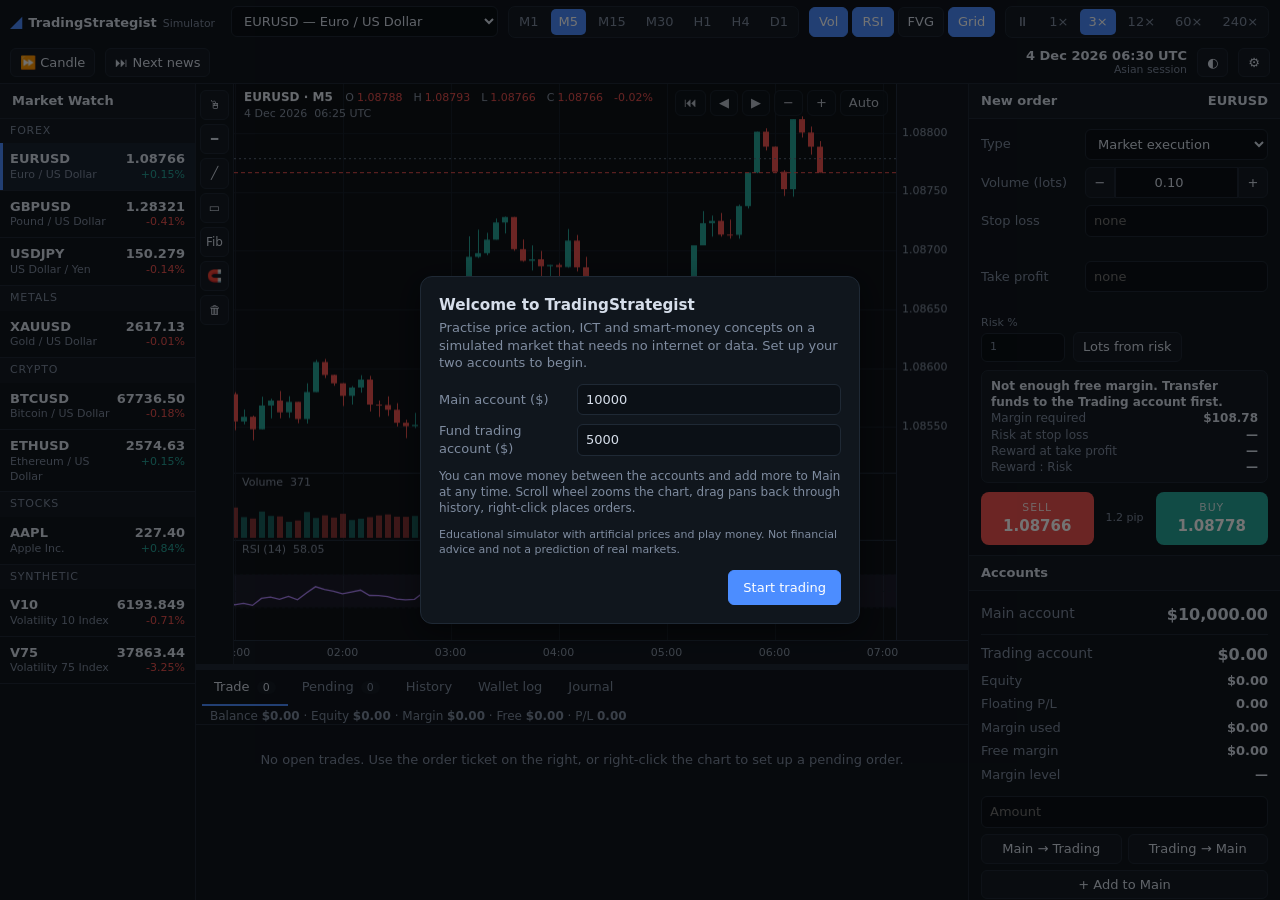
<file: TradingStrategist.html>
<!DOCTYPE html>
<html lang="en" data-theme="dark">
<head>
<meta charset="utf-8">
<meta name="viewport" content="width=device-width,initial-scale=1,viewport-fit=cover">
<link rel="manifest" href="manifest.webmanifest">
<link rel="apple-touch-icon" href="icons/apple-touch-icon.png">
<meta name="mobile-web-app-capable" content="yes">
<meta name="apple-mobile-web-app-capable" content="yes">
<meta name="apple-mobile-web-app-title" content="TradeStrategist">
<meta name="apple-mobile-web-app-status-bar-style" content="black">
<title>TradingStrategist — Offline Trading Simulator</title>
<meta name="description" content="Free offline trading simulator: practise forex, crypto, stocks and synthetics with a MetaTrader-style chart, RSI, volume, ICT/smart-money tools and simulated news events. No account, no data feed.">
<meta name="theme-color" content="#0b0f14">
<meta property="og:title" content="TradeStrategist — Offline Trading Simulator">
<meta property="og:description" content="Practise price action, FVG, liquidity and news trading on a realistic simulated market. Free, offline, single file.">
<meta property="og:type" content="website">
<link rel="icon" href="data:image/svg+xml,%3Csvg xmlns='http://www.w3.org/2000/svg' viewBox='0 0 64 64'%3E%3Crect width='64' height='64' rx='14' fill='%230b0f14'/%3E%3Cpath d='M14 46 28 30l8 8 14-18' fill='none' stroke='%234c8dff' stroke-width='6' stroke-linecap='round' stroke-linejoin='round'/%3E%3C/svg%3E">
<style>
:root{
  --bg:#0b0f14;--panel:#10161d;--panel2:#141b24;--line:#1f2935;--text:#d6deea;--mute:#7f8ca0;
  --up:#26a69a;--down:#ef5350;--acc:#4c8dff;--warn:#f5a623;--hi:#ff5a5f;--field:#0b1016;--hover:#192332;
  --shadow:0 8px 28px rgba(0,0,0,.45);
}
[data-theme=light]{
  --bg:#eef1f5;--panel:#ffffff;--panel2:#f6f8fa;--line:#dbe1e9;--text:#1b2430;--mute:#66758a;
  --up:#14917f;--down:#d9363e;--acc:#2563eb;--warn:#d98a00;--hi:#d9363e;--field:#ffffff;--hover:#eaf0f8;
  --shadow:0 8px 28px rgba(20,30,50,.18);
}
*{box-sizing:border-box}
[hidden]{display:none!important}
html,body{height:100%;margin:0}
body{overscroll-behavior:none;padding:env(safe-area-inset-top) env(safe-area-inset-right) env(safe-area-inset-bottom) env(safe-area-inset-left);background:var(--bg);color:var(--text);font:13px/1.35 system-ui,-apple-system,"Segoe UI",Roboto,Arial,sans-serif;font-variant-numeric:tabular-nums;overflow:hidden}
button,input,select{font:inherit;color:inherit}
#app{display:flex;flex-direction:column;height:100vh}
.spacer{flex:1}
.up{color:var(--up)}.dn{color:var(--down)}.mute{color:var(--mute)}

/* header */
#top{display:flex;align-items:center;gap:10px;padding:6px 10px;background:var(--panel);border-bottom:1px solid var(--line);flex-wrap:wrap}
.brand{display:flex;align-items:baseline;gap:6px;margin-right:6px}
.brand .logo{color:var(--acc);font-size:16px}.brand small{color:var(--mute)}
.grp{display:flex;gap:4px;align-items:center}
.seg{background:var(--panel2);border:1px solid var(--line);border-radius:7px;padding:2px}
.seg button{background:none;border:0;padding:4px 8px;border-radius:5px;cursor:pointer;color:var(--mute)}
.seg button:hover{background:var(--hover);color:var(--text)}
.seg button.on{background:var(--acc);color:#fff}
select,input{background:var(--field);border:1px solid var(--line);border-radius:6px;padding:6px 8px;min-width:0}
select:focus,input:focus{outline:1px solid var(--acc);border-color:var(--acc)}
.tb{background:var(--panel2);border:1px solid var(--line);border-radius:6px;padding:5px 9px;cursor:pointer;color:var(--text);white-space:nowrap}
.tb:hover{background:var(--hover)}.tb.on{background:var(--acc);border-color:var(--acc);color:#fff}
.tb.accent{background:var(--acc);border-color:var(--acc);color:#fff}
.clock{display:flex;flex-direction:column;align-items:flex-end;line-height:1.15}
#simClock{font-weight:600}.clock small{color:var(--mute)}

/* layout */
#body{flex:1;display:grid;grid-template-columns:196px minmax(0,1fr) 312px;min-height:0}
#watch,#side{background:var(--panel);overflow:auto;min-height:0}
#watch{border-right:1px solid var(--line)}#side{border-left:1px solid var(--line)}
#center{display:flex;flex-direction:column;min-width:0;min-height:0}
#chartRow{flex:1;display:flex;min-height:180px}
#drawBar{width:38px;background:var(--panel);border-right:1px solid var(--line);display:flex;flex-direction:column;gap:4px;padding:6px 4px}
#drawBar .tb{padding:6px 0;text-align:center;font-size:12px}
#chartWrap{position:relative;flex:1;min-width:0}
#cv{position:absolute;inset:0;width:100%;height:100%;display:block}
#navBar{position:absolute;top:6px;right:80px;display:flex;gap:4px;opacity:.85}
#navBar .tb{padding:3px 8px;background:var(--panel);}
#navBar .tb.accent{background:var(--acc)}
#navBar #nLive{display:none}
#banners{position:absolute;left:50%;top:44px;transform:translateX(-50%);display:flex;flex-direction:column;gap:8px;width:min(560px,92%);pointer-events:none}
.banner{pointer-events:auto;cursor:pointer;opacity:.97;font-size:12px;background:var(--panel);border:1px solid var(--line);border-left:5px solid var(--warn);border-radius:9px;padding:10px 12px;box-shadow:var(--shadow)}
.banner.hi{border-left-color:var(--hi)}.banner.done{border-left-color:var(--acc)}
.banner .bt{display:flex;justify-content:space-between;gap:10px;font-weight:600}
.banner .cd{font-variant-numeric:tabular-nums;color:var(--warn)}
.banner.hi .cd{color:var(--hi)}
.banner .bm{margin-top:4px;color:var(--mute)}.banner .bm b{color:var(--text)}
.banner .pairs{margin-top:4px;display:flex;flex-wrap:wrap;gap:5px}
.chip{border:1px solid var(--line);border-radius:999px;padding:1px 8px;font-size:12px;background:var(--panel2)}
#resizer{height:6px;cursor:ns-resize;background:var(--line)}
#resizer:hover{background:var(--acc)}
#bottom{height:var(--bh,230px);display:flex;flex-direction:column;background:var(--panel);min-height:90px}
.tabs{display:flex;flex-wrap:wrap;align-items:center;gap:2px;border-bottom:1px solid var(--line);padding:0 6px}
.tabs button{background:none;border:0;border-bottom:2px solid transparent;padding:8px 12px;cursor:pointer;color:var(--mute)}
.tabs button.on{color:var(--text);border-bottom-color:var(--acc)}
.cnt{background:var(--panel2);border-radius:9px;padding:0 6px;margin-left:3px;font-size:11px}
#botSummary{color:var(--mute);padding:0 8px;font-size:12px}
#botBody{flex:1;overflow:auto}
table{border-collapse:collapse;width:100%}
th,td{padding:5px 9px;text-align:right;white-space:nowrap;border-bottom:1px solid var(--line)}
th{position:sticky;top:0;background:var(--panel2);color:var(--mute);font-weight:500;z-index:1}
th:first-child,td:first-child,td.l,th.l{text-align:left}
tr.clk{cursor:pointer}tr.clk:hover td{background:var(--hover)}
.empty{padding:26px;text-align:center;color:var(--mute)}
.mini{padding:2px 8px;border-radius:5px;border:1px solid var(--line);background:var(--panel2);cursor:pointer;color:var(--text)}
.mini:hover{background:var(--hover)}.mini.red{color:var(--down)}
.tag{display:inline-block;padding:0 7px;border-radius:4px;font-size:11px;font-weight:600}
.tag.buy{background:rgba(38,166,154,.18);color:var(--up)}.tag.sell{background:rgba(239,83,80,.18);color:var(--down)}
.stats{display:flex;gap:18px;padding:8px 12px;border-bottom:1px solid var(--line);color:var(--mute);flex-wrap:wrap;align-items:center}
.stats b{color:var(--text)}

/* side cards */
.card{border-bottom:1px solid var(--line)}
.ph{padding:8px 12px;font-weight:600;background:var(--panel2);border-bottom:1px solid var(--line);display:flex;justify-content:space-between;align-items:center}
.ph .sub{color:var(--mute);font-weight:400;font-size:11px}
.pad{padding:10px 12px}
.row{display:grid;grid-template-columns:96px 1fr;gap:8px;align-items:center;margin-bottom:7px}
.row span{color:var(--mute)}.row input,.row select{width:100%}
.stepper{display:flex}.stepper input{text-align:center;border-radius:0;flex:1}
.stepper button{width:30px;background:var(--panel2);border:1px solid var(--line);cursor:pointer}
.stepper button:first-child{border-radius:6px 0 0 6px}.stepper button:last-child{border-radius:0 6px 6px 0}
.hint{margin:-4px 0 7px 104px;font-size:11px;color:var(--mute);min-height:14px}
.riskrow{display:flex;gap:8px;align-items:flex-end;margin:4px 0 8px}
.riskrow label{display:flex;flex-direction:column;gap:2px;color:var(--mute);font-size:11px;width:84px}
.summary{background:var(--panel2);border:1px solid var(--line);border-radius:7px;padding:7px 9px;margin-bottom:9px;font-size:12px;color:var(--mute)}
.summary div{display:flex;justify-content:space-between}.summary b{color:var(--text)}
.trade-btns{display:grid;grid-template-columns:1fr 54px 1fr;gap:4px;align-items:center}
.trade-btns button{border:0;border-radius:8px;padding:9px 6px;cursor:pointer;color:#fff;display:flex;flex-direction:column;align-items:center}
.trade-btns small{opacity:.85;letter-spacing:1px}.trade-btns b{font-size:15px}
.trade-btns .sell{background:var(--down)}.trade-btns .buy{background:var(--up)}
.trade-btns button:hover{filter:brightness(1.1)}.trade-btns button:active{transform:translateY(1px)}
.spr{text-align:center;font-size:11px;color:var(--mute)}
.place{width:100%;border:0;border-radius:8px;padding:11px;background:var(--acc);color:#fff;cursor:pointer;font-weight:600}
.kv{display:flex;justify-content:space-between;padding:3px 0;color:var(--mute)}.kv b{color:var(--text);font-weight:600}
.kv.big{font-size:14px}.kv.big b{font-size:16px}
.sep{height:1px;background:var(--line);margin:6px 0}
.xfer{display:grid;grid-template-columns:1fr 1fr;gap:6px;margin-top:10px}
.xfer input{grid-column:1/3}.xfer #xDep{grid-column:1/3}

.status{border-radius:7px;padding:8px 10px;margin-bottom:9px;font-size:12px;line-height:1.4;border:1px solid var(--line)}
.status.bad{background:rgba(239,83,80,.12);border-color:var(--down)}.status.good{background:rgba(38,166,154,.12);border-color:var(--up)}
.status button{margin-top:6px}
/* watch */
.wrow{display:grid;grid-template-columns:1fr auto;gap:0 6px;padding:7px 10px;border-bottom:1px solid var(--line);cursor:pointer}
.wrow:hover{background:var(--hover)}.wrow.on{background:var(--hover);box-shadow:inset 3px 0 var(--acc)}
.wrow .s{font-weight:600}.wrow .c{font-size:11px;color:var(--mute)}
.wrow .p{text-align:right}.wrow .p small{display:block;font-size:11px}
.wgrp{padding:5px 10px;color:var(--mute);font-size:11px;text-transform:uppercase;letter-spacing:.8px;background:var(--panel2)}

/* news */
.nrow{padding:8px 12px;border-bottom:1px solid var(--line)}
.nrow .t{display:flex;justify-content:space-between;gap:8px;font-weight:600}
.nrow .m{color:var(--mute);font-size:12px;margin-top:2px}
.imp{display:inline-flex;gap:2px;vertical-align:middle;margin-right:5px}
.imp i{width:4px;height:10px;border-radius:1px;background:var(--line)}
.imp.i1 i:nth-child(-n+1){background:#e8c547}.imp.i2 i:nth-child(-n+2){background:var(--warn)}.imp.i3 i{background:var(--hi)}
.pred{margin-top:5px;padding:5px 7px;border-radius:6px;background:var(--panel2);font-size:12px}
.pred.lock{color:var(--mute)}
.nsub{padding:6px 12px;font-size:11px;text-transform:uppercase;letter-spacing:.8px;color:var(--mute);background:var(--panel2)}

/* overlays */
#toasts{position:fixed;right:14px;bottom:14px;display:flex;flex-direction:column;gap:8px;z-index:50;max-width:min(380px,92vw)}
.toast{background:var(--panel);border:1px solid var(--line);border-left:4px solid var(--acc);border-radius:8px;padding:9px 12px;box-shadow:var(--shadow);animation:in .18s ease-out}
.toast.bad{border-left-color:var(--down)}.toast.good{border-left-color:var(--up)}.toast.warn{border-left-color:var(--warn)}
@keyframes in{from{opacity:0;transform:translateY(8px)}to{opacity:1;transform:none}}
#ctxMenu{position:fixed;z-index:60;background:var(--panel);border:1px solid var(--line);border-radius:8px;box-shadow:var(--shadow);padding:4px;min-width:220px}
#ctxMenu button{display:block;width:100%;text-align:left;background:none;border:0;padding:7px 10px;border-radius:5px;cursor:pointer}
#ctxMenu button:hover{background:var(--hover)}#ctxMenu .h{padding:5px 10px;color:var(--mute);font-size:11px}
#modal{position:fixed;inset:0;background:rgba(0,0,0,.55);z-index:70;display:flex;align-items:center;justify-content:center;padding:14px}
#modal[hidden],#ctxMenu[hidden]{display:none}
.mbox{background:var(--panel);border:1px solid var(--line);border-radius:12px;box-shadow:var(--shadow);width:min(440px,100%);padding:18px;max-height:92vh;overflow:auto}
.mbox h3{margin:0 0 4px}.mbox p{color:var(--mute);margin:0 0 12px}
.mbox .row{grid-template-columns:130px 1fr}
.mbox .btns{display:flex;gap:8px;justify-content:flex-end;margin-top:12px;flex-wrap:wrap}
.mbox .btns .tb{padding:8px 14px}
#loading{position:fixed;inset:0;background:var(--bg);z-index:90;display:flex;align-items:center;justify-content:center;text-align:center;color:var(--mute)}
.spin{width:34px;height:34px;border:3px solid var(--line);border-top-color:var(--acc);border-radius:50%;margin:0 auto 12px;animation:sp 1s linear infinite}
@keyframes sp{to{transform:rotate(360deg)}}

button:focus-visible,select:focus-visible,input:focus-visible,#cv:focus-visible{outline:2px solid var(--acc);outline-offset:1px}
@media (prefers-reduced-motion:reduce){*{animation:none!important;transition:none!important}}
/* small screens */
@media (max-width:1100px){#body{grid-template-columns:minmax(0,1fr) 300px}#watch{display:none}}
@media (max-width:820px){
  body{overflow:auto}#app{height:auto;min-height:100vh}
  #body{display:block}#chartRow{height:68vh;min-height:360px;flex:none}#center{display:block}#bottom{height:260px}#side{border-left:0;overflow:visible}
  #botSummary{display:none}
  #top{gap:6px}.brand small{display:none}
  #navBar{top:38px;right:78px}#navBar #nStart,#navBar #nAuto{display:none}
}

</style>
</head>
<body>
<noscript><p style="padding:24px;font-family:system-ui">TradingStrategist needs JavaScript enabled to run.</p></noscript>
<div id="app">
  <header id="top">
    <div class="brand"><span class="logo">◢</span><b>TradingStrategist</b><small>Simulator</small></div>
    <div class="grp"><select id="symSel" title="Instrument"></select></div>
    <div class="grp seg" id="tfBar"></div>
    <div class="grp">
      <button class="tb" id="bVol" title="Volume">Vol</button>
      <button class="tb" id="bRsi" title="RSI (14)">RSI</button>
      <button class="tb" id="bFvg" title="Highlight fair value gaps (study aid)">FVG</button>
      <button class="tb" id="bGrid" title="Grid">Grid</button>
    </div>
    <div class="grp seg" id="speedBar"></div>
    <button class="tb accent" id="bInstall" hidden title="Install TradingStrategist as an app on this device">⬇ Install app</button>
    <button class="tb" id="bStep" title="Pause, then reveal the market one candle at a time (N)">⏩ Candle</button>
    <button class="tb" id="bNext" title="Fast-forward to the next news release alert">⏭ Next news</button>
    <div class="spacer"></div>
    <div class="clock"><span id="simClock">—</span><small id="simSession">—</small></div>
    <button class="tb" id="bTheme" title="Light / dark">◐</button>
    <button class="tb" id="bMenu" title="Settings">⚙</button>
  </header>

  <div id="body">
    <aside id="watch">
      <div class="ph">Market Watch</div>
      <div id="watchList"></div>
    </aside>

    <main id="center">
      <div id="chartRow">
        <div id="drawBar">
          <button class="tb" data-tool="" id="tCursor" title="Cursor (Esc)">🖱</button>
          <button class="tb" data-tool="hline" title="Horizontal line">━</button>
          <button class="tb" data-tool="trend" title="Trend line (click two points or drag)">╱</button>
          <button class="tb" data-tool="rect" title="Rectangle / zone">▭</button>
          <button class="tb" data-tool="fib" title="Fibonacci retracement">Fib</button>
          <button class="tb" id="bMagnet" title="Magnet: snap to candle OHLC">🧲</button>
          <button class="tb" id="bClear" title="Delete all drawings on this symbol">🗑</button>
        </div>
        <div id="chartWrap">
          <canvas id="cv"></canvas>
          <div id="navBar">
            <button class="tb" id="nStart" title="Oldest data (Home)">⏮</button>
            <button class="tb" id="nBack" title="Scroll back (←)">◀</button>
            <button class="tb" id="nFwd" title="Scroll forward (→)">▶</button>
            <button class="tb" id="nZout" title="Zoom out (−)">−</button>
            <button class="tb" id="nZin" title="Zoom in (+)">+</button>
            <button class="tb" id="nAuto" title="Reset price scale">Auto</button>
            <button class="tb accent" id="nLive" title="Jump to latest candle (End)">Live ⏭</button>
          </div>
          <div id="banners"></div>
        </div>
      </div>
      <div id="resizer" title="Drag to resize"></div>
      <section id="bottom">
        <div class="tabs" id="botTabs">
          <button data-tab="pos" class="on">Trade <span class="cnt" id="cPos">0</span></button>
          <button data-tab="pend">Pending <span class="cnt" id="cPend">0</span></button>
          <button data-tab="hist">History</button>
          <button data-tab="wallet">Wallet log</button>
          <button data-tab="log">Journal</button>
          <div class="spacer"></div>
          <div id="botSummary"></div>
        </div>
        <div id="botBody"></div>
      </section>
    </main>

    <aside id="side">
      <section class="card" id="ticket">
        <div class="ph">New order <span id="tkSym"></span></div>
        <div class="pad">
          <label class="row"><span>Type</span>
            <select id="oType">
              <option value="market">Market execution</option>
              <option value="buy_limit">Buy limit</option><option value="sell_limit">Sell limit</option>
              <option value="buy_stop">Buy stop</option><option value="sell_stop">Sell stop</option>
            </select></label>
          <label class="row" id="rowEntry" hidden><span>Entry price</span><input id="oPrice" type="number" step="any"></label>
          <label class="row"><span>Volume (lots)</span>
            <div class="stepper"><button id="lotMinus" type="button">−</button><input id="oLots" type="number" min="0.01" step="0.01" value="0.10"><button id="lotPlus" type="button">+</button></div></label>
          <label class="row"><span>Stop loss</span><input id="oSL" type="number" step="any" placeholder="none"></label>
          <div class="hint" id="hintSL"></div>
          <label class="row"><span>Take profit</span><input id="oTP" type="number" step="any" placeholder="none"></label>
          <div class="hint" id="hintTP"></div>
          <div class="riskrow">
            <label>Risk %<input id="oRisk" type="number" min="0.1" step="0.1" value="1"></label>
            <button class="tb" id="bRisk" type="button" title="Set lots so that hitting the stop loss costs this % of equity">Lots from risk</button>
          </div>
          <div class="summary" id="tkSummary"></div>
          <div id="tkStatus" class="status" hidden></div>
          <div id="mktBtns" class="trade-btns">
            <button class="sell" id="bSell"><small>SELL</small><b id="pxSell">—</b></button>
            <div class="spr" id="spr">—</div>
            <button class="buy" id="bBuy"><small>BUY</small><b id="pxBuy">—</b></button>
          </div>
          <button class="place" id="bPlace" hidden>Place order</button>
        </div>
      </section>

      <section class="card" id="acct">
        <div class="ph">Accounts</div>
        <div class="pad">
          <div class="kv big"><span>Main account</span><b id="aMain">—</b></div>
          <div class="sep"></div>
          <div class="kv big"><span>Trading account</span><b id="aBal">—</b></div>
          <div class="kv"><span>Equity</span><b id="aEq">—</b></div>
          <div class="kv"><span>Floating P/L</span><b id="aFl">—</b></div>
          <div class="kv"><span>Margin used</span><b id="aMg">—</b></div>
          <div class="kv"><span>Free margin</span><b id="aFree">—</b></div>
          <div class="kv"><span>Margin level</span><b id="aLvl">—</b></div>
          <div class="xfer">
            <input id="xAmt" type="number" min="0" step="any" placeholder="Amount">
            <button class="tb" id="xTo" title="Move money from Main to Trading">Main → Trading</button>
            <button class="tb" id="xFrom" title="Move money from Trading to Main">Trading → Main</button>
            <button class="tb" id="xDep" title="Add new money to the Main account">+ Add to Main</button>
          </div>
        </div>
      </section>

      <section class="card" id="newsCard">
        <div class="ph">Economic news <span class="sub">simulated</span></div>
        <div id="newsList"></div>
      </section>
    </aside>
  </div>
</div>

<div id="toasts"></div>
<div id="ctxMenu" hidden></div>
<div id="modal" hidden><div class="mbox" id="mbox"></div></div>
<div id="loading"><div><div class="spin"></div><p>Generating 30 days of market history…</p></div></div>

<script>
'use strict';
/* ===================== MARKET ENGINE =====================
 * Deterministic (seeded) price-action simulator.
 * Regimes: range / uptrend / downtrend, impulse+pullback legs,
 * displacement candles (create FVGs), liquidity sweeps at range edges,
 * session volatility, and randomly generated macro news with pre-release
 * predictions and post-release price shocks.
 */
const TFMS = {M1:60000,M5:300000,M15:900000,M30:1800000,H1:3600000,H4:14400000,D1:86400000};
const TF_KEYS = Object.keys(TFMS);
const NEWS_SLOTS={USD:[12.5,12.5,12.5,14,14,15],EUR:[9,10,10,11],GBP:[7,7,9.5],JPY:[0,0.5,3]};
const ENGINE_VER = 2;     // bump whenever price generation changes: older saved markets can no longer be replayed
const SUB = 12;            // sub-ticks per M1 candle (one every 5 sim-seconds)
const HIST_MIN = 43200;    // 30 days of M1 history

function mulberry32(a){return function(){a|=0;a=a+0x6D2B79F5|0;let t=Math.imul(a^a>>>15,1|a);t=t+Math.imul(t^t>>>7,61|t)^t;return((t^t>>>14)>>>0)/4294967296;};}
function makeRng(seed){
  const r=mulberry32(seed>>>0);
  r.gauss=()=>{let u=0;while(u===0)u=r();const v=r();return Math.sqrt(-2*Math.log(u))*Math.cos(2*Math.PI*v);};
  r.range=(a,b)=>a+(b-a)*r();
  r.int=(a,b)=>Math.floor(a+(b-a+1)*r());
  return r;
}

const INSTRUMENTS = [
  {sym:'EURUSD',name:'Euro / US Dollar',cls:'Forex',p0:1.0850,digits:5,vol:0.000097,contract:100000,spread:0.00012,tv:90,sess:'fx',fx:{EUR:1,USD:-1},quote:'USD'},
  {sym:'GBPUSD',name:'Pound / US Dollar',cls:'Forex',p0:1.2900,digits:5,vol:0.000115,contract:100000,spread:0.00015,tv:85,sess:'fx',fx:{GBP:1,USD:-1},quote:'USD'},
  {sym:'USDJPY',name:'US Dollar / Yen',cls:'Forex',p0:151.20,digits:3,vol:0.000106,contract:100000,spread:0.012,tv:85,sess:'fx',fx:{USD:1,JPY:-1},quote:'JPY'},
  {sym:'XAUUSD',name:'Gold / US Dollar',cls:'Metals',p0:2650,digits:2,vol:0.00024,contract:100,spread:0.25,tv:70,sess:'fx',fx:{USD:-1},quote:'USD'},
  {sym:'BTCUSD',name:'Bitcoin / US Dollar',cls:'Crypto',p0:68000,digits:2,vol:0.00038,contract:1,spread:12,tv:60,sess:'crypto',fx:{USD:-0.7},quote:'USD'},
  {sym:'ETHUSD',name:'Ethereum / US Dollar',cls:'Crypto',p0:2600,digits:2,vol:0.00048,contract:1,spread:1.2,tv:55,sess:'crypto',fx:{USD:-0.7},quote:'USD'},
  {sym:'AAPL',name:'Apple Inc.',cls:'Stocks',p0:228,digits:2,vol:0.00017,contract:100,spread:0.02,tv:50,sess:'stock',fx:{USD:-0.4},quote:'USD'},
  {sym:'V10',name:'Volatility 10 Index',cls:'Synthetic',p0:6200,digits:3,vol:0.00018,contract:1,spread:0.3,tv:40,sess:'synth',fx:{},quote:'USD'},
  {sym:'V75',name:'Volatility 75 Index',cls:'Synthetic',p0:38000,digits:2,vol:0.0006,contract:1,spread:3,tv:40,sess:'synth',fx:{},quote:'USD'}
];
const INST_BY_SYM = {}; INSTRUMENTS.forEach(d=>INST_BY_SYM[d.sym]=d);

/* dir: +1 means a higher-than-forecast number is bullish for that currency */
const NEWS_TPL = [
  {title:'US CPI m/m',ccy:'USD',impact:3,unit:'%',base:0.3,step:0.1,dec:1,dir:1,w:2},
  {title:'US Core CPI m/m',ccy:'USD',impact:3,unit:'%',base:0.3,step:0.1,dec:1,dir:1,w:1.5},
  {title:'US Non-Farm Payrolls',ccy:'USD',impact:3,unit:'K',base:180,step:10,sd:70,dec:0,dir:1,w:2},
  {title:'US Unemployment Rate',ccy:'USD',impact:2,unit:'%',base:4.1,step:0.1,dec:1,dir:-1,w:3},
  {title:'FOMC Rate Decision',ccy:'USD',impact:3,unit:'%',base:4.5,step:0.25,sd:0,dec:2,dir:1,w:0.8,calm:true},
  {title:'US Retail Sales m/m',ccy:'USD',impact:2,unit:'%',base:0.4,step:0.1,dec:1,dir:1,w:3},
  {title:'US GDP q/q',ccy:'USD',impact:2,unit:'%',base:2.4,step:0.1,dec:1,dir:1,w:2},
  {title:'US ISM Manufacturing PMI',ccy:'USD',impact:2,unit:'',base:49.5,step:0.2,dec:1,dir:1,w:2},
  {title:'ECB Rate Decision',ccy:'EUR',impact:3,unit:'%',base:3.25,step:0.25,sd:0,dec:2,dir:1,w:0.7,calm:true},
  {title:'Eurozone CPI y/y',ccy:'EUR',impact:2,unit:'%',base:2.2,step:0.1,dec:1,dir:1,w:2},
  {title:'Eurozone GDP q/q',ccy:'EUR',impact:1,unit:'%',base:0.3,step:0.1,dec:1,dir:1,w:1},
  {title:'UK CPI y/y',ccy:'GBP',impact:2,unit:'%',base:2.8,step:0.1,dec:1,dir:1,w:2},
  {title:'BoE Rate Decision',ccy:'GBP',impact:3,unit:'%',base:4.75,step:0.25,sd:0,dec:2,dir:1,w:0.7,calm:true},
  {title:'UK GDP m/m',ccy:'GBP',impact:1,unit:'%',base:0.2,step:0.1,dec:1,dir:1,w:1},
  {title:'BoJ Policy Rate',ccy:'JPY',impact:3,unit:'%',base:0.25,step:0.1,sd:0,dec:2,dir:1,w:0.7,calm:true},
  {title:'Japan CPI y/y',ccy:'JPY',impact:2,unit:'%',base:2.5,step:0.1,dec:1,dir:1,w:1.5}
];

function marketClosed(def,h,dow){
  if(def.sess==='fx')return dow===6||(dow===0&&h<22)||(dow===5&&h>=22);
  if(def.sess==='stock')return dow===6||dow===0;
  return false;
}
function sessionMult(def,h,dow){
  if(marketClosed(def,h,dow))return 0.12;     // weekend: thin, near-flat (real FX/stock markets are closed)
  switch(def.sess){
    case 'fx':{let m;
      if(h<7)m=0.6;else if(h<9)m=1.5;else if(h<12)m=1.15;else if(h<16)m=1.55;else if(h<20)m=0.95;else m=0.5;
      if(def.sym==='USDJPY'&&h<7)m=1.0;return m;}
    case 'stock': return (h>=13.5&&h<20)?(h<15?1.8:1.2):0.3;
    case 'crypto': return (h>=13&&h<21)?1.25:0.85;
    default: return 1;
  }
}
function sessionName(h,dow){
  if(dow===6||(dow===0&&h<22)||(dow===5&&h>=22))return 'Weekend — FX & stocks closed';
  if(h>=13&&h<16)return 'London / New York overlap';
  if(h>=7&&h<13)return 'London session';
  if(h>=16&&h<21)return 'New York session';
  if(h>=0&&h<7)return 'Asian session';
  return 'Late / low liquidity';
}

function newRegime(st,sig){
  const r=st.rng,prev=st.regime,pick=r();
  if(prev==='range'){
    if(pick<0.62) st.regime = st.lastSweep ? (st.lastSweep>0?'down':'up') : (r()<0.5?'up':'down');
    else st.regime='range';
  }else{
    if(pick<0.45) st.regime='range';
    else if(pick<0.70) st.regime = prev==='up'?'down':'up';
    else st.regime=prev;
  }
  st.regLeft = st.regime==='range' ? r.int(80,300) : r.int(45,160);
  if(st.regime==='range'){const half=sig*r.range(10,24);st.rHi=st.price+half;st.rLo=st.price-half;}
  st.dir = st.regime==='up'?1:st.regime==='down'?-1:0;
  st.leg='impulse'; st.legLeft=r.int(6,22);
  st.lastSweep=0;
}

class Market{
  constructor(seed,t0,minutes){
    this.seed=seed; this.t0=t0; this.minutes=0; this.minuteT=t0; this.sub=0; this.live=false; this.hour=0;
    this.newsRng=makeRng(seed*7919+13); this.news=[]; this.newsDay=t0-(t0%86400000); this.scanFrom=0; this.nid=0;
    this.handlers={}; this.st={};
    INSTRUMENTS.forEach((d,i)=>{
      const rng=makeRng(seed*31+i*977+1);
      const s={def:d,rng,price:d.p0*(1+rng.range(-0.01,0.01)),regime:'range',regLeft:0,leg:'impulse',legLeft:0,dir:0,rHi:0,rLo:0,
        script:[],candles:{},plan:null,newsVol:1,spreadMult:1,lastSweep:0};
      TF_KEYS.forEach(k=>s.candles[k]=[]);
      this.st[d.sym]=s;
    });
    this.generate(minutes);
  }
  on(ev,fn){(this.handlers[ev]=this.handlers[ev]||[]).push(fn);}
  emit(ev,x){if(!this.live)return;(this.handlers[ev]||[]).forEach(f=>f(x));}

  /* ---------- news ---------- */
  round(x,step){return Math.round(x/step)*step;}
  makeEvent(tpl,t){
    const r=this.newsRng;
    const sd=tpl.sd!==undefined?tpl.sd:tpl.step*2;
    const fc=this.round(tpl.base+r.gauss()*sd,tpl.step);
    const prev=this.round(fc+r.gauss()*tpl.step*1.5,tpl.step);
    const w=tpl.calm?[0.01,0.04,0.12,0.66,0.12,0.04,0.01]:[0.05,0.13,0.2,0.24,0.2,0.13,0.05];
    let x=r(),acc=0,k=0;for(;k<7;k++){acc+=w[k];if(x<acc)break;}
    const steps=Math.min(k,6)-3;
    const conf=Math.round(r.range(52,82));
    let lean=Math.sign(steps);
    if(r()*100>conf) lean=[-1,0,1][r.int(0,2)];
    return {id:0,t,title:tpl.title,ccy:tpl.ccy,impact:tpl.impact,unit:tpl.unit,dec:tpl.dec,dir:tpl.dir,
      forecast:fc,previous:prev,actual:fc+steps*tpl.step,steps,z:steps/1.5,conf,lean,
      mag:tpl.impact===3?5:tpl.impact===2?3.2:2,state:0};
  }
  genDay(day){
    const dow=new Date(day).getUTCDay();if(dow===0||dow===6)return;
    const r=this.newsRng,n=r.int(3,6),used=new Set(),evs=[];let calm=false;
    let tw=0;NEWS_TPL.forEach(x=>tw+=x.w);
    for(let k=0,guard=0;k<n&&guard<40;guard++){
      let pick=r()*tw,tpl=NEWS_TPL[0];
      for(const x of NEWS_TPL){pick-=x.w;if(pick<=0){tpl=x;break;}}
      if(used.has(tpl.title)||(tpl.calm&&calm))continue;
      used.add(tpl.title);if(tpl.calm)calm=true;
      const slots=NEWS_SLOTS[tpl.ccy],hr=slots[r.int(0,slots.length-1)];
      const t=Math.round((day+hr*3600000)/300000)*300000;
      if(t<this.t0+60000)continue;
      evs.push(this.makeEvent(tpl,t));k++;
    }
    evs.sort((a,b)=>a.t-b.t);evs.forEach(x=>{x.id=++this.nid;this.news.push(x);});
  }
  ensureNews(t){
    while(this.newsDay<t+80*3600000){this.genDay(this.newsDay);this.newsDay+=86400000;}
  }
  affects(def,ev){return def.fx[ev.ccy]!==undefined;}
  applyNews(ev){
    for(const sym in this.st){
      const st=this.st[sym],d=st.def;
      if(!this.affects(d,ev))continue;
      const sig=st.price*d.vol,scale=ev.impact===3?16:ev.impact===2?8:3.5;
      let total=ev.z*d.fx[ev.ccy]*ev.dir*scale*sig;
      if(ev.z===0)total=(st.rng()<0.5?1:-1)*scale*sig*0.25;
      const sg=Math.sign(total)||1,a=Math.abs(total);
      const sc=[];
      if(st.rng()<0.35)sc.push({d:-sg*a*0.4,v:3.5});          // fake-out spike against the real direction
      sc.push({d:sg*a*0.55,v:3.5},{d:sg*a*0.30,v:2.5},{d:sg*a*0.15,v:1.8},{d:-sg*a*0.08,v:1.4});
      st.script=sc;
    }
  }
  upcoming(n){return this.news.filter(e=>e.state<3).slice(0,n||6);}
  released(n){const o=this.news.filter(e=>e.state===3);return o.slice(-(n||20)).reverse();}

  /* ---------- minute generation ---------- */
  beginMinute(){
    const t=this.minuteT;this.ensureNews(t);
    const d=new Date(t);this.hour=d.getUTCHours()+d.getUTCMinutes()/60;this.dow=d.getUTCDay();
    for(let i=this.scanFrom;i<this.news.length;i++){
      const ev=this.news[i],dt=ev.t-t;
      if(dt>15*60000)break;
      if(dt<=10*60000&&ev.state<1){ev.state=1;this.emit('pre',ev);}
      if(dt<=2*60000&&ev.state<2){ev.state=2;this.emit('soon',ev);}
      if(dt<=0&&ev.state<3){ev.state=3;this.applyNews(ev);this.emit('release',ev);}
      if(ev.state===3&&t-ev.t>40*60000&&i===this.scanFrom)this.scanFrom++;
    }
    for(const sym in this.st){
      const st=this.st[sym];let nv=1,sp=1;
      for(let i=this.scanFrom;i<this.news.length;i++){
        const ev=this.news[i],dt=t-ev.t;
        if(dt<-10*60000)break;
        if(!this.affects(st.def,ev))continue;
        if(dt<0){nv=Math.min(nv,0.6);sp=Math.max(sp,1.5);}
        else if(dt<3*60000){nv=Math.max(nv,ev.mag);sp=Math.max(sp,5);}
        else if(dt<10*60000){nv=Math.max(nv,ev.mag*0.6);sp=Math.max(sp,2.5);}
        else if(dt<25*60000){nv=Math.max(nv,1.4);sp=Math.max(sp,1.3);}
      }
      st.newsVol=nv;st.spreadMult=sp;
    }
  }
  queueSweep(st,dir,sig){
    const r=st.rng;
    st.script.push({d:dir*sig*r.range(2,5),v:1.6});
    st.script.push({d:-dir*sig*r.range(6,12),v:2.2});   // reversal displacement after the stop hunt
    st.script.push({d:-dir*sig*r.range(1,3),v:1.5});
    st.lastSweep=dir;
  }
  genMinute(st){
    const d=st.def,r=st.rng,sm=sessionMult(d,this.hour,this.dow),sig=st.price*d.vol;
    if(st.regLeft<=0)newRegime(st,sig);
    st.regLeft--;
    let total,nm,scripted=false;
    if(st.script.length){const s=st.script.shift();total=s.d;nm=s.v*sm;scripted=true;}
    else{
      let drift=0;
      if(st.regime==='range'){
        const mid=(st.rHi+st.rLo)/2,half=(st.rHi-st.rLo)/2;
        drift=-(st.price-mid)/half*sig*0.35;
        if(r()<0.012){
          if(st.price>mid+half*0.6)this.queueSweep(st,1,sig);
          else if(st.price<mid-half*0.6)this.queueSweep(st,-1,sig);
        }
      }else{
        if(--st.legLeft<=0){
          st.leg=st.leg==='impulse'?'pullback':'impulse';
          st.legLeft=st.leg==='impulse'?r.int(8,28):r.int(4,14);
        }
        if(st.leg==='impulse'){
          drift=st.dir*sig*0.20;
          if(r()<0.035){
            st.script.push({d:st.dir*sig*r.range(3,5),v:2.2});       // displacement candle
            st.script.push({d:st.dir*sig*r.range(1.5,3),v:1.6});     // continuation leaves an FVG
          }
        }else drift=-st.dir*sig*0.13;
      }
      drift+=-Math.log(st.price/d.p0)/(d.vol*38)*0.105*sig;  // weak pull back to the anchor, scaled by each instrument's own volatility
      total=drift*sm*st.newsVol;
      nm=sm*st.newsVol;
    }
    const sg=sig*nm/Math.sqrt(SUB),path=[],minP=d.p0*0.2;
    let p=st.price;
    for(let i=0;i<SUB;i++){
      p+=total/SUB+r.gauss()*sg;
      if(p<minP)p=minP;
      path.push(p);
    }
    const net=Math.abs(p-st.price);
    const vol=Math.max(1,Math.round(d.tv*nm*(0.6+r()*0.8)*(1+net/(sig*nm+1e-12)*0.5)));
    return {path,vol};
  }
  pushTick(st,prev,p,v){
    const t=this.minuteT;
    for(const k of TF_KEYS){
      const ms=TFMS[k],b=t-t%ms,arr=st.candles[k],last=arr[arr.length-1];
      if(!last||last.t!==b)arr.push({t:b,o:prev,h:Math.max(prev,p),l:Math.min(prev,p),c:p,v:v});
      else{if(p>last.h)last.h=p;if(p<last.l)last.l=p;last.c=p;last.v+=v;}
    }
  }
  generate(n){
    for(let i=0;i<n;i++){
      this.beginMinute();
      for(const sym in this.st){
        const st=this.st[sym],pl=this.genMinute(st);
        let h=st.price,l=st.price;
        for(const p of pl.path){if(p>h)h=p;if(p<l)l=p;}
        st.candles.M1.push({t:this.minuteT,o:st.price,h,l,c:pl.path[SUB-1],v:pl.vol});
        st.price=pl.path[SUB-1];
      }
      this.minuteT+=60000;this.minutes++;
    }
    for(const sym in this.st){
      const st=this.st[sym],m1=st.candles.M1;
      for(const k of TF_KEYS){
        if(k==='M1')continue;
        const ms=TFMS[k],out=[];
        for(const c of m1){
          const b=c.t-c.t%ms,last=out[out.length-1];
          if(!last||last.t!==b)out.push({t:b,o:c.o,h:c.h,l:c.l,c:c.c,v:c.v});
          else{if(c.h>last.h)last.h=c.h;if(c.l<last.l)last.l=c.l;last.c=c.c;last.v+=c.v;}
        }
        st.candles[k]=out;
      }
    }
  }

  /* ---------- live ---------- */
  tick(){
    if(this.sub===0){
      this.beginMinute();
      for(const sym in this.st)this.st[sym].plan=this.genMinute(this.st[sym]);
    }
    for(const sym in this.st){
      const st=this.st[sym],p=st.plan.path[this.sub];
      this.pushTick(st,st.price,p,Math.max(1,Math.round(st.plan.vol/SUB)));
      st.price=p;
    }
    this.sub++;
    if(this.sub>=SUB){this.sub=0;this.minuteT+=60000;this.minutes++;}
  }
  get simTime(){return this.minuteT+this.sub*5000;}
  quote(sym){
    const st=this.st[sym],d=st.def,sp=d.spread*st.spreadMult;
    return {bid:st.price,ask:st.price+sp,spread:sp};
  }
  candles(sym,tf){return this.st[sym].candles[tf];}
  fmt(sym,p){return p.toFixed(INST_BY_SYM[sym].digits);}
}

'use strict';
/* ===================== TRADING + ACCOUNTS =====================
 * Two wallets: Main (normal) account and Trading account. Transfers between them.
 * Trading account: balance, equity, margin, free margin, margin level, stop-out.
 * Orders: market, limit, stop. Positions: SL/TP, modify, partial close, close all.
 */
const LEVERAGE = 100;
const STOP_OUT = 20;       // % margin level
const STORE_KEY = 'TradingStrategist_sim_v1';

class Broker{
  constructor(market){
    this.m=market;
    this.main=10000;           // normal account (cash)
    this.balance=0;            // trading account balance
    this.positions=[];         // open
    this.pending=[];           // pending orders
    this.history=[];           // closed trades
    this.transfers=[];         // wallet log
    this.nextId=1001;
    this.handlers={};
  }
  on(ev,fn){(this.handlers[ev]=this.handlers[ev]||[]).push(fn);}
  emit(ev,x){(this.handlers[ev]||[]).forEach(f=>f(x));}

  /* ---------- math ---------- */
  toUSD(sym,amountInQuote){
    const d=INST_BY_SYM[sym];
    if(d.quote==='JPY')return amountInQuote/this.m.st[sym].price;
    return amountInQuote;
  }
  pnl(pos,price){
    const d=INST_BY_SYM[pos.sym];
    const raw=(pos.type==='buy'?price-pos.open:pos.open-price)*pos.lots*d.contract;
    return this.toUSD(pos.sym,raw);
  }
  marginFor(sym,lots,price){
    const d=INST_BY_SYM[sym];
    return this.toUSD(sym,lots*d.contract*price)/LEVERAGE;
  }
  closePrice(pos){const q=this.m.quote(pos.sym);return pos.type==='buy'?q.bid:q.ask;}
  floating(){let s=0;for(const p of this.positions)s+=this.pnl(p,this.closePrice(p))-p.commission;return s;}
  usedMargin(){let s=0;for(const p of this.positions)s+=p.margin;return s;}
  get equity(){return this.balance+this.floating();}
  get freeMargin(){return this.equity-this.usedMargin();}
  get marginLevel(){const u=this.usedMargin();return u>0?this.equity/u*100:0;}

  /* ---------- wallets ---------- */
  deposit(amount){ // add cash to the normal account
    if(!(amount>0))return 'Enter an amount greater than 0';
    this.main+=amount;this.transfers.unshift({t:this.m.simTime,type:'Deposit to Main',amount});this.save();return null;
  }
  setMain(amount){
    if(!(amount>=0))return 'Invalid amount';
    this.main=amount;this.transfers.unshift({t:this.m.simTime,type:'Main balance set',amount});this.save();return null;
  }
  transfer(dir,amount){ // dir: 'toTrading' | 'toMain'
    if(!(amount>0))return 'Enter an amount greater than 0';
    if(dir==='toTrading'){
      if(amount>this.main+1e-9)return 'Not enough funds in the Main account';
      this.main-=amount;this.balance+=amount;
      this.transfers.unshift({t:this.m.simTime,type:'Main → Trading',amount});
    }else{
      if(amount>this.freeMargin+1e-9)return 'Amount exceeds free margin of the Trading account';
      if(amount>this.balance+1e-9)return 'Amount exceeds Trading balance';
      this.balance-=amount;this.main+=amount;
      this.transfers.unshift({t:this.m.simTime,type:'Trading → Main',amount});
    }
    this.save();this.emit('change');return null;
  }

  /* ---------- orders ---------- */
  validate(sym,type,lots,price,sl,tp){
    const d=INST_BY_SYM[sym];
    if(!(lots>=0.01))return 'Minimum volume is 0.01 lot';
    if(lots>100)return 'Maximum volume is 100 lots';
    const buy=type==='buy'||type==='buy_limit'||type==='buy_stop';
    if(sl&&(buy?sl>=price:sl<=price))return 'Stop loss is on the wrong side of the price';
    if(tp&&(buy?tp<=price:tp>=price))return 'Take profit is on the wrong side of the price';
    const need=this.marginFor(sym,lots,price);
    if(need>this.freeMargin)return 'Not enough free margin (need '+need.toFixed(2)+', have '+this.freeMargin.toFixed(2)+'). Transfer funds to the Trading account.';
    return null;
  }
  marketOrder(sym,type,lots,sl,tp,comment){
    lots=Math.round(lots*100)/100;
    const q=this.m.quote(sym),price=type==='buy'?q.ask:q.bid;
    const err=this.validate(sym,type,lots,price,sl,tp);if(err)return err;
    const d=INST_BY_SYM[sym];
    const pos={id:this.nextId++,sym,type,lots,open:price,sl:sl||0,tp:tp||0,openTime:this.m.simTime,
      margin:this.marginFor(sym,lots,price),commission:lots*(d.cls==='Forex'||d.cls==='Metals'?3.5:d.cls==='Crypto'?2:d.cls==='Stocks'?1:0),comment:comment||''};
    this.positions.push(pos);this.save();this.emit('change');this.emit('open',pos);return null;
  }
  pendingOrder(sym,type,lots,price,sl,tp){
    lots=Math.round(lots*100)/100;
    const q=this.m.quote(sym);
    if(!(price>0))return 'Enter an entry price';
    if(type==='buy_limit'&&price>=q.ask)return 'Buy limit must be below the current ask';
    if(type==='sell_limit'&&price<=q.bid)return 'Sell limit must be above the current bid';
    if(type==='buy_stop'&&price<=q.ask)return 'Buy stop must be above the current ask';
    if(type==='sell_stop'&&price>=q.bid)return 'Sell stop must be below the current bid';
    const err=this.validate(sym,type,lots,price,sl,tp);if(err)return err;
    this.pending.push({id:this.nextId++,sym,type,lots,price,sl:sl||0,tp:tp||0,time:this.m.simTime});
    this.save();this.emit('change');return null;
  }
  cancelPending(id){this.pending=this.pending.filter(o=>o.id!==id);this.save();this.emit('change');}
  modify(id,sl,tp){
    const p=this.positions.find(x=>x.id===id);
    if(p){
      const q=this.m.quote(p.sym),buy=p.type==='buy',ref=buy?q.bid:q.ask;
      if(sl&&(buy?sl>=ref:sl<=ref))return 'Stop loss must be '+(buy?'below the bid':'above the ask');
      if(tp&&(buy?tp<=ref:tp>=ref))return 'Take profit must be '+(buy?'above the bid':'below the ask');
      p.sl=sl||0;p.tp=tp||0;this.save();this.emit('change');return null;
    }
    const o=this.pending.find(x=>x.id===id);
    if(o){o.sl=sl||0;o.tp=tp||0;this.save();this.emit('change');return null;}
    return 'Trade not found';
  }
  movePending(id,price){const o=this.pending.find(x=>x.id===id);if(o){o.price=price;this.save();this.emit('change');}}
  close(id,lots,reason){
    const i=this.positions.findIndex(x=>x.id===id);if(i<0)return 'Position not found';
    const p=this.positions[i];
    return this.closeAt(p,this.closePrice(p),lots,reason||'manual');
  }
  closeAt(p,price,lots,reason){
    const i=this.positions.indexOf(p);if(i<0)return 'Position not found';
    lots=lots&&lots<p.lots-1e-9?lots:p.lots;
    const frac=lots/p.lots,gross=this.pnl({...p,lots},price),comm=p.commission*frac;
    const net=gross-comm;
    this.balance+=net;
    this.history.unshift({id:p.id,sym:p.sym,type:p.type,lots,open:p.open,close:price,sl:p.sl,tp:p.tp,
      openTime:p.openTime,closeTime:this.m.simTime,commission:comm,profit:net,reason});
    if(lots<p.lots-1e-9){p.lots-=lots;p.margin*=1-frac;p.commission-=comm;}
    else this.positions.splice(i,1);
    if(this.history.length>2000)this.history.length=2000;
    this.save();this.emit('change');this.emit('closed',{p,price,net,reason});return null;
  }
  closeAll(filter,reason){
    for(const p of [...this.positions]){
      if(filter==='profit'&&this.pnl(p,this.closePrice(p))<=0)continue;
      if(filter==='loss'&&this.pnl(p,this.closePrice(p))>=0)continue;
      this.close(p.id,0,reason);
    }
  }

  /* ---------- per-tick engine: fills, SL/TP, stop-out ---------- */
  onTick(){
    let changed=false;
    for(const o of [...this.pending]){
      const q=this.m.quote(o.sym);
      const trig=(o.type==='buy_limit'&&q.ask<=o.price)||(o.type==='sell_limit'&&q.bid>=o.price)||
                 (o.type==='buy_stop'&&q.ask>=o.price)||(o.type==='sell_stop'&&q.bid<=o.price);
      if(!trig)continue;
      this.pending=this.pending.filter(x=>x!==o);
      const buy=o.type.startsWith('buy'),d=INST_BY_SYM[o.sym];
      const margin=this.marginFor(o.sym,o.lots,o.price);
      if(margin>this.freeMargin){this.emit('toast',{kind:'bad',msg:'Pending #'+o.id+' cancelled: not enough margin'});changed=true;continue;}
      const isStop=o.type.endsWith('stop'),fill=isStop?(buy?Math.max(o.price,q.ask):Math.min(o.price,q.bid)):(buy?Math.min(o.price,q.ask):Math.max(o.price,q.bid));
      this.positions.push({id:o.id,sym:o.sym,type:buy?'buy':'sell',lots:o.lots,open:fill,sl:o.sl,tp:o.tp,openTime:this.m.simTime,
        margin,commission:o.lots*(d.cls==='Forex'||d.cls==='Metals'?3.5:d.cls==='Crypto'?2:d.cls==='Stocks'?1:0),comment:o.type.replace('_',' ')});
      this.emit('toast',{kind:'info',msg:'Pending order #'+o.id+' triggered ('+o.type.replace('_',' ')+' '+o.sym+')'});
      changed=true;
    }
    for(const p of [...this.positions]){
      const q=this.m.quote(p.sym),buy=p.type==='buy',px=buy?q.bid:q.ask;
      if(p.sl&&(buy?px<=p.sl:px>=p.sl)){this.closeAt(p,px,0,'sl');changed=true;continue;}   // fills at the real price (slippage when price gaps through the stop)
      if(p.tp&&(buy?px>=p.tp:px<=p.tp)){this.closeAt(p,p.tp,0,'tp');changed=true;}
    }
    if(this.positions.length&&this.marginLevel<100&&this.marginLevel>=STOP_OUT){
      if(!this._mcWarned){this._mcWarned=true;this.emit('toast',{kind:'bad',msg:'MARGIN CALL: margin level is below 100%. Reduce risk or transfer funds.'});}
    }else if(this.marginLevel>=150)this._mcWarned=false;
    if(this.positions.length&&this.marginLevel<STOP_OUT){
      this.emit('toast',{kind:'bad',msg:'STOP OUT: margin level fell below '+STOP_OUT+'%. Positions closed.'});
      this.closeAll(null,'so');changed=true;
    }
    if(changed){this.save();this.emit('change');}
  }

  /* ---------- stats ---------- */
  stats(){
    const h=this.history,w=h.filter(x=>x.profit>0),l=h.filter(x=>x.profit<=0);
    const gp=w.reduce((a,x)=>a+x.profit,0),gl=-l.reduce((a,x)=>a+x.profit,0);
    return {trades:h.length,wins:w.length,winRate:h.length?w.length/h.length*100:0,net:gp-gl,
      pf:gl>0?gp/gl:(gp>0?Infinity:0),avgWin:w.length?gp/w.length:0,avgLoss:l.length?-gl/l.length:0};
  }

  /* ---------- persistence ---------- */
  save(){
    if(window.NO_SAVE)return;
    try{
      localStorage.setItem(STORE_KEY,JSON.stringify({
        v:ENGINE_VER,seed:this.m.seed,t0:this.m.t0,minutes:this.m.minutes,sub:this.m.sub,
        main:this.main,balance:this.balance,positions:this.positions,pending:this.pending,
        history:this.history,transfers:this.transfers.slice(0,100),nextId:this.nextId,
        ui:window.UI_STATE||{}
      }));
    }catch(e){}
  }
  restore(s){
    this.main=s.main;this.balance=s.balance;this.positions=s.positions||[];this.pending=s.pending||[];
    this.history=s.history||[];this.transfers=s.transfers||[];this.nextId=s.nextId||1001;
  }
}

'use strict';
/* ===================== CHART: layout + rendering ===================== */
const THEMES={
  dark:{bg:'#0e1218',grid:'#18202a',text:'#8b97a8',axisBg:'#121821',border:'#243040',up:'#26a69a',down:'#ef5350',
    cross:'#7d8a9e',tag:'#2a3647',tagText:'#e6edf6',rsi:'#b388ff',rsiBand:'rgba(179,136,255,.08)',draw:'#f5c542',
    fvgUp:'rgba(38,166,154,.18)',fvgDn:'rgba(239,83,80,.18)',volUp:'rgba(38,166,154,.55)',volDn:'rgba(239,83,80,.55)',ask:'#5c6b80'},
  light:{bg:'#ffffff',grid:'#eef1f5',text:'#556070',axisBg:'#f6f8fa',border:'#d5dbe3',up:'#14917f',down:'#d9363e',
    cross:'#7d8a9e',tag:'#e3e8ef',tagText:'#1b2430',rsi:'#7e57c2',rsiBand:'rgba(126,87,194,.08)',draw:'#c78a00',
    fvgUp:'rgba(20,145,127,.16)',fvgDn:'rgba(217,54,62,.16)',volUp:'rgba(20,145,127,.5)',volDn:'rgba(217,54,62,.5)',ask:'#9aa6b6'}
};
const MONTHS=['Jan','Feb','Mar','Apr','May','Jun','Jul','Aug','Sep','Oct','Nov','Dec'];
const NICE_MS=[60e3,300e3,900e3,1800e3,3600e3,7200e3,14400e3,21600e3,43200e3,86400e3,172800e3,604800e3,1209600e3,2592000e3];
const RSI_P=14;

function fmtTime(t,full){
  const d=new Date(t),p=n=>String(n).padStart(2,'0');
  const s=p(d.getUTCHours())+':'+p(d.getUTCMinutes());
  return full?d.getUTCDate()+' '+MONTHS[d.getUTCMonth()]+' '+d.getUTCFullYear()+'  '+s:s;
}
function niceStep(range,target){
  const raw=range/target,pow=Math.pow(10,Math.floor(Math.log10(raw))),f=raw/pow;
  return (f<1.5?1:f<3.5?2:f<7.5?5:10)*pow;
}
function rsiStep(c,i,s){
  const d=c[i].c-c[i-1].c,g=d>0?d:0,l=d<0?-d:0;
  if(i<RSI_P)return [{ag:0,al:0,sg:s.sg+g,sl:s.sl+l},NaN];
  let ag,al;
  if(i===RSI_P){ag=(s.sg+g)/RSI_P;al=(s.sl+l)/RSI_P;}
  else{ag=(s.ag*(RSI_P-1)+g)/RSI_P;al=(s.al*(RSI_P-1)+l)/RSI_P;}
  return [{ag,al,sg:0,sl:0},al===0?100:100-100/(1+ag/al)];
}

class Chart{
  constructor(canvas,opts){
    this.cv=canvas;this.ctx=canvas.getContext('2d');this.opts=opts;
    this.theme=THEMES.dark;this.sym=null;this.tf='M5';
    this.barW=9;this.shift=8;this.autoY=true;this.yMin=0;this.yMax=1;
    this.show={vol:true,rsi:true,fvg:false,grid:true,magnet:false};
    this.drawings={};this.tool=null;this.pendingDraw=null;this.selected=null;
    this.mouse=null;this.dragLine=null;this.lastN=0;this.rsiCache={};this.axisW=72;this.axisH=24;
    this.W=0;this.H=0;this.dpr=1;this.dirty=true;this.c=[];this.n=0;this.vis=[0,0];
    this.initInput();this.resize();
  }
  requestDraw(){this.dirty=true;}
  resize(){
    const r=this.cv.getBoundingClientRect();if(!r.width||!r.height)return;
    this.dpr=window.devicePixelRatio||1;this.W=Math.floor(r.width);this.H=Math.floor(r.height);
    this.cv.width=Math.floor(this.W*this.dpr);this.cv.height=Math.floor(this.H*this.dpr);
    this.layout();this.dirty=true;
  }
  layout(){
    const avail=this.H-this.axisH;this.plotW=this.W-this.axisW;
    const vh=this.show.vol?Math.max(48,Math.round(avail*0.12)):0,rh=this.show.rsi?Math.max(70,Math.round(avail*0.18)):0;
    const mh=avail-vh-rh;
    this.main={y0:0,y1:mh};
    this.volP=vh?{y0:mh,y1:mh+vh}:null;
    this.rsiP=rh?{y0:mh+vh,y1:mh+vh+rh}:null;
    this.timeY=avail;
  }
  setSymbol(sym,tf){
    if(sym===this.sym&&tf!==this.tf&&this.n&&this.shift<-1)this.anchorT=this.c[0].t+Math.round(this.idxOfXf(this.plotW))*this.tfMs();
    if(sym!==this.sym||tf!==this.tf){this.sym=sym;this.tf=tf;this.lastN=0;this.autoY=true;this.shift=this.anchorT?this.shift:8;}
    this.requestDraw();
  }
  tfMs(){return TFMS[this.tf];}

  /* ---------- coordinate transforms ---------- */
  xOfIdx(i){return this.plotW-(this.shift+(this.n-1-i)+0.5)*this.barW;}
  idxOfXf(x){return this.n-1-((this.plotW-x)/this.barW-this.shift-0.5);}
  xOfTime(t){return this.xOfIdx((t-this.c[0].t)/this.tfMs());}
  timeOfX(x){return this.c[0].t+Math.round(this.idxOfXf(x))*this.tfMs();}
  yOfP(p){return this.main.y0+(this.yMax-p)/(this.yMax-this.yMin)*(this.main.y1-this.main.y0);}
  pOfY(y){return this.yMax-(y-this.main.y0)/(this.main.y1-this.main.y0)*(this.yMax-this.yMin);}

  /* ---------- indicators ---------- */
  rsi(){
    const c=this.c,n=this.n,key=this.sym+'|'+this.tf;
    let k=this.rsiCache[key];
    if(!k||k.firstT!==c[0].t||k.len>n){k={vals:[NaN],len:1,st:{ag:0,al:0,sg:0,sl:0},firstT:c[0].t};this.rsiCache[key]=k;}
    for(let i=k.len;i<n-1;i++){const r=rsiStep(c,i,k.st);k.st=r[0];k.vals[i]=r[1];}
    if(n-1>=k.len)k.len=n-1;
    if(n>1&&n-1>=1){k.vals[n-1]=rsiStep(c,n-1,k.st)[1];}
    k.vals.length=n;
    return k.vals;
  }

  /* ---------- main draw ---------- */
  draw(){
    if(!this.sym)return;
    const c=this.opts.getCandles(this.sym,this.tf);if(!c||!c.length)return;
    this.c=c;const n=c.length;
    if(this.anchorT){this.shift=(this.anchorT-c[0].t)/this.tfMs()-(n-1)-0.5;this.anchorT=null;this.lastN=n;}
    if(this.lastN&&n>this.lastN&&this.shift<-1)this.shift-=(n-this.lastN);   // keep a scrolled-back view fixed while new candles form
    this.lastN=n;this.n=n;
    this.layout();
    this.barW=Math.max(1.5,Math.min(60,this.barW));
    this.shift=Math.max(-(n-3),Math.min(this.plotW/this.barW*0.6,this.shift));
    const i0=Math.max(0,Math.floor(this.idxOfXf(0))-1),i1=Math.min(n-1,Math.ceil(this.idxOfXf(this.plotW))+1);
    this.vis=[i0,i1];
    if(this.autoY||!(this.yMax>this.yMin)){
      let lo=Infinity,hi=-Infinity;
      for(let i=i0;i<=i1;i++){if(c[i].l<lo)lo=c[i].l;if(c[i].h>hi)hi=c[i].h;}
      if(!isFinite(lo)){lo=c[n-1].l;hi=c[n-1].h;}
      const R=(hi-lo)||hi*0.0005;
      if(this.opts.getLines)for(const l of this.opts.getLines(this.sym)){if(l.price>lo-3*R&&l.price<hi+3*R){if(l.price<lo)lo=l.price;if(l.price>hi)hi=l.price;}}
      const pad=(hi-lo)*0.1||hi*0.0005;this.yMin=lo-pad;this.yMax=hi+pad;
    }
    const ctx=this.ctx,T=this.theme,dpr=this.dpr;
    ctx.setTransform(dpr,0,0,dpr,0,0);
    ctx.fillStyle=T.bg;ctx.fillRect(0,0,this.W,this.H);
    ctx.font='11px system-ui,Segoe UI,Arial,sans-serif';ctx.textBaseline='middle';
    this.drawGrid();
    ctx.save();ctx.beginPath();ctx.rect(0,0,this.plotW,this.timeY);ctx.clip();
    if(this.show.fvg)this.drawFVG(i0,i1);
    this.drawCandles(i0,i1);
    this.drawDrawings();
    if(this.opts.getMarkers)this.drawMarkers();
    this.drawTradeLines();
    ctx.restore();
    if(this.volP)this.drawVolume(i0,i1);
    if(this.rsiP)this.drawRSI(i0,i1);
    this.drawPriceLine();
    this.drawAxes();
    this.drawCrosshair();
    this.drawLegend();
    this.dirty=false;
  }

  drawGrid(){
    const ctx=this.ctx,T=this.theme,m=this.main;
    ctx.strokeStyle=T.border;ctx.lineWidth=1;
    ctx.beginPath();
    ctx.moveTo(this.plotW+0.5,0);ctx.lineTo(this.plotW+0.5,this.timeY);
    ctx.moveTo(0,this.timeY+0.5);ctx.lineTo(this.W,this.timeY+0.5);
    for(const p of [this.volP,this.rsiP]){if(p){ctx.moveTo(0,p.y0+0.5);ctx.lineTo(this.W,p.y0+0.5);}}
    ctx.stroke();
    if(!this.show.grid)return;
    ctx.strokeStyle=T.grid;ctx.beginPath();
    const step=niceStep(this.yMax-this.yMin,(m.y1-m.y0)/55);
    for(let p=Math.ceil(this.yMin/step)*step;p<this.yMax;p+=step){const y=Math.round(this.yOfP(p))+0.5;ctx.moveTo(0,y);ctx.lineTo(this.plotW,y);}
    for(const t of this.timeTicks()){const x=Math.round(t.x)+0.5;ctx.moveTo(x,0);ctx.lineTo(x,this.timeY);}
    ctx.stroke();
  }
  timeTicks(){
    const out=[],ms=this.tfMs(),c=this.c;
    const want=ms*Math.ceil(95/this.barW);
    let step=NICE_MS[NICE_MS.length-1];
    for(const s of NICE_MS){if(s>=want&&s>=ms){step=s;break;}}
    const tL=c[0].t+Math.floor(this.idxOfXf(0))*ms,tR=c[0].t+Math.ceil(this.idxOfXf(this.plotW))*ms;
    for(let t=Math.ceil(tL/step)*step;t<=tR;t+=step){
      const x=this.xOfTime(t);if(x<0||x>this.plotW)continue;
      out.push({x,t,day:step>=86400000||t%86400000===0});
    }
    return out;
  }
  drawCandles(i0,i1){
    const ctx=this.ctx,T=this.theme,c=this.c,bw=this.barW;
    if(bw<3){ // zoomed far out: draw as thin OHLC lines
      for(const up of [true,false]){
        ctx.strokeStyle=up?T.up:T.down;ctx.beginPath();
        for(let i=i0;i<=i1;i++){const k=c[i];if((k.c>=k.o)!==up)continue;const x=Math.round(this.xOfIdx(i))+0.5;ctx.moveTo(x,this.yOfP(k.h));ctx.lineTo(x,this.yOfP(k.l));}
        ctx.stroke();
      }
      return;
    }
    const body=Math.max(1,Math.floor(bw*0.72));
    for(const up of [true,false]){
      const col=up?T.up:T.down;ctx.fillStyle=col;ctx.strokeStyle=col;
      ctx.beginPath();
      for(let i=i0;i<=i1;i++){
        const k=c[i];if((k.c>=k.o)!==up)continue;
        const x=Math.round(this.xOfIdx(i))+0.5;ctx.moveTo(x,this.yOfP(k.h));ctx.lineTo(x,this.yOfP(k.l));
      }
      ctx.stroke();
      for(let i=i0;i<=i1;i++){
        const k=c[i];if((k.c>=k.o)!==up)continue;
        const x=Math.round(this.xOfIdx(i)-body/2),yo=this.yOfP(k.o),yc=this.yOfP(k.c);
        ctx.fillRect(x,Math.min(yo,yc),body,Math.max(1,Math.abs(yc-yo)));
      }
    }
  }
  drawFVG(i0,i1){
    if(i1-i0>1600)return;
    const ctx=this.ctx,T=this.theme,c=this.c;
    let avg=0;for(let i=i0;i<=i1;i++)avg+=c[i].h-c[i].l;avg/=Math.max(1,i1-i0+1);
    for(let i=Math.max(2,i0);i<=i1;i++){
      let top,bot,bull;
      if(c[i-2].h<c[i].l){bot=c[i-2].h;top=c[i].l;bull=true;}
      else if(c[i-2].l>c[i].h){top=c[i-2].l;bot=c[i].h;bull=false;}
      else continue;
      if(top-bot<avg*0.25)continue;
      let end=this.n-1;
      for(let j=i+1;j<=i1;j++){if(bull?c[j].l<=bot:c[j].h>=top){end=j;break;}}
      const x0=this.xOfIdx(i-1)-this.barW/2,x1=end===this.n-1?this.plotW:this.xOfIdx(end)+this.barW/2;
      ctx.fillStyle=bull?T.fvgUp:T.fvgDn;
      ctx.fillRect(x0,this.yOfP(top),x1-x0,this.yOfP(bot)-this.yOfP(top));
    }
  }
  drawVolume(i0,i1){
    const ctx=this.ctx,T=this.theme,c=this.c,p=this.volP;let mx=1;
    for(let i=i0;i<=i1;i++)if(c[i].v>mx)mx=c[i].v;
    ctx.save();ctx.beginPath();ctx.rect(0,p.y0+1,this.plotW,p.y1-p.y0-1);ctx.clip();
    const h=p.y1-p.y0-16,body=Math.max(1,Math.floor(this.barW*0.72));
    for(const up of [true,false]){
      ctx.fillStyle=up?T.volUp:T.volDn;
      for(let i=i0;i<=i1;i++){
        const k=c[i];if((k.c>=k.o)!==up)continue;
        const bh=Math.max(1,k.v/mx*h);ctx.fillRect(Math.round(this.xOfIdx(i)-body/2),p.y1-bh-2,body,bh);
      }
    }
    ctx.restore();
    ctx.fillStyle=T.text;ctx.textAlign='left';
    const k=c[this.hoverIdx()??this.n-1];
    ctx.fillText('Volume  '+(k?k.v.toLocaleString():''),8,p.y0+10);
    ctx.textAlign='right';ctx.fillText(mx>=1000?(mx/1000).toFixed(1)+'K':String(mx),this.W-6,p.y0+10);
  }
  drawRSI(i0,i1){
    const ctx=this.ctx,T=this.theme,p=this.rsiP,vals=this.rsi(),h=p.y1-p.y0-18,top=p.y0+10;
    const y=v=>top+(100-v)/100*h;
    ctx.save();ctx.beginPath();ctx.rect(0,p.y0+1,this.plotW,p.y1-p.y0-1);ctx.clip();
    ctx.fillStyle=T.rsiBand;ctx.fillRect(0,y(70),this.plotW,y(30)-y(70));
    ctx.strokeStyle=T.grid;ctx.setLineDash([3,3]);ctx.beginPath();
    for(const lv of [30,50,70]){ctx.moveTo(0,y(lv)+0.5);ctx.lineTo(this.plotW,y(lv)+0.5);}
    ctx.stroke();ctx.setLineDash([]);
    ctx.strokeStyle=T.rsi;ctx.lineWidth=1.3;ctx.beginPath();let on=false;
    for(let i=i0;i<=i1;i++){
      const v=vals[i];if(!(v>=0)){on=false;continue;}
      const x=this.xOfIdx(i),yy=y(v);if(on)ctx.lineTo(x,yy);else{ctx.moveTo(x,yy);on=true;}
    }
    ctx.stroke();ctx.lineWidth=1;ctx.restore();
    ctx.fillStyle=T.text;ctx.textAlign='left';
    const hv=vals[this.hoverIdx()??this.n-1];
    ctx.fillText('RSI ('+RSI_P+')  '+(hv>=0?hv.toFixed(2):'—'),8,p.y0+10);
    ctx.textAlign='right';
    for(const lv of [30,70])ctx.fillText(String(lv),this.W-6,y(lv));
  }
  hoverIdx(){
    if(!this.mouse||this.mouse.x>this.plotW||this.mouse.x<0)return null;
    const i=Math.round(this.idxOfXf(this.mouse.x));return i>=0&&i<this.n?i:null;
  }
  drawPriceLine(){
    const q=this.opts.getQuote(this.sym);if(!q)return;
    const ctx=this.ctx,T=this.theme,m=this.main,dg=INST_BY_SYM[this.sym].digits;
    const c=this.c[this.n-1],up=c.c>=c.o;
    const ya=this.yOfP(q.ask),yb=this.yOfP(q.bid);
    ctx.save();ctx.beginPath();ctx.rect(0,m.y0,this.plotW,m.y1-m.y0);ctx.clip();
    ctx.setLineDash([2,3]);ctx.strokeStyle=T.ask;ctx.beginPath();ctx.moveTo(0,Math.round(ya)+0.5);ctx.lineTo(this.plotW,Math.round(ya)+0.5);ctx.stroke();
    ctx.setLineDash([4,3]);ctx.strokeStyle=up?T.up:T.down;ctx.beginPath();ctx.moveTo(0,Math.round(yb)+0.5);ctx.lineTo(this.plotW,Math.round(yb)+0.5);ctx.stroke();
    ctx.restore();ctx.setLineDash([]);
    this.tagY(yb,q.bid.toFixed(dg),up?T.up:T.down,'#fff');
    this.tagY(ya,q.ask.toFixed(dg),T.ask,'#fff');
  }
  tagY(y,text,bg,fg){
    if(y<this.main.y0-6||y>this.main.y1+6)return;
    const ctx=this.ctx;ctx.fillStyle=bg;ctx.fillRect(this.plotW,y-9,this.axisW,18);
    ctx.fillStyle=fg;ctx.textAlign='left';ctx.fillText(text,this.plotW+6,y);
  }
  drawAxes(){
    const ctx=this.ctx,T=this.theme,m=this.main,dg=INST_BY_SYM[this.sym].digits;
    ctx.fillStyle=T.axisBg;ctx.fillRect(this.plotW+1,0,this.axisW,this.timeY);ctx.fillRect(0,this.timeY+1,this.W,this.axisH);
    ctx.strokeStyle=T.border;ctx.beginPath();ctx.moveTo(this.plotW+0.5,0);ctx.lineTo(this.plotW+0.5,this.timeY);ctx.moveTo(0,this.timeY+0.5);ctx.lineTo(this.W,this.timeY+0.5);ctx.stroke();
    ctx.fillStyle=T.text;ctx.textAlign='left';
    const step=niceStep(this.yMax-this.yMin,(m.y1-m.y0)/55),dec=Math.max(0,Math.min(dg,Math.ceil(-Math.log10(step))+1));
    for(let p=Math.ceil(this.yMin/step)*step;p<this.yMax;p+=step){
      const y=this.yOfP(p);if(y<10||y>m.y1-8)continue;ctx.fillText(p.toFixed(Math.max(dec,0)),this.plotW+6,y);
    }
    ctx.textAlign='center';
    for(const t of this.timeTicks()){
      const d=new Date(t.t);
      ctx.fillStyle=t.day?T.tagText:T.text;ctx.font=(t.day?'bold ':'')+'11px system-ui,Segoe UI,Arial,sans-serif';
      ctx.fillText(t.day?d.getUTCDate()+' '+MONTHS[d.getUTCMonth()]:fmtTime(t.t),t.x,this.timeY+this.axisH/2+1);
    }
    ctx.font='11px system-ui,Segoe UI,Arial,sans-serif';
  }
  drawLegend(){
    const ctx=this.ctx,T=this.theme,k=this.c[this.hoverIdx()??this.n-1];if(!k)return;
    const dg=INST_BY_SYM[this.sym].digits,i=this.c.indexOf(k),pv=this.c[i-1],ch=pv?(k.c-pv.c)/pv.c*100:0;
    const up=k.c>=k.o,col=up?T.up:T.down;
    ctx.textAlign='left';ctx.font='bold 12px system-ui,Segoe UI,Arial,sans-serif';ctx.fillStyle=T.tagText;
    const head=this.sym+' · '+this.tf+'   ';ctx.fillText(head,10,14);
    let x=10+ctx.measureText(head).width;ctx.font='11px system-ui,Segoe UI,Arial,sans-serif';
    for(const [l,v] of [['O',k.o],['H',k.h],['L',k.l],['C',k.c]]){
      ctx.fillStyle=T.text;ctx.fillText(l,x,14);x+=ctx.measureText(l).width+3;
      ctx.fillStyle=col;const s=v.toFixed(dg)+'  ';ctx.fillText(s,x,14);x+=ctx.measureText(s).width+4;
    }
    ctx.fillStyle=col;ctx.fillText((ch>=0?'+':'')+ch.toFixed(2)+'%',x,14);
    ctx.fillStyle=T.text;ctx.fillText(fmtTime(k.t,true)+' UTC',10,30);
  }
}

'use strict';
/* ===================== CHART: zoom, scroll, drawing tools, trade lines ===================== */
Object.assign(Chart.prototype,{

  /* ---------- navigation (also used by toolbar buttons / keyboard) ---------- */
  zoomTo(barW,x){
    if(!this.n)return;
    if(x===undefined)x=this.plotW;
    const f=this.idxOfXf(x);
    this.barW=Math.max(1.5,Math.min(60,barW));
    this.shift=(this.plotW-x)/this.barW-(this.n-1-f)-0.5;
    this.requestDraw();
  },
  zoom(factor){this.zoomTo(this.barW*factor,this.plotW*0.6);},
  scrollBars(k){this.shift-=k;this.requestDraw();},            // k>0 moves back in time (older candles)
  goLive(){this.shift=8;this.autoY=true;this.requestDraw();},
  goStart(){this.shift=-(this.n-Math.floor(this.plotW/this.barW)+3);this.requestDraw();},
  isLive(){return this.shift>=-1;},
  setTool(t){this.tool=t;this.pendingDraw=null;this.cv.style.cursor=t?'crosshair':'';this.requestDraw();if(this.opts.onToolChange)this.opts.onToolChange(t);},
  toggle(k){this.show[k]=!this.show[k];this.layout();this.requestDraw();},
  setTheme(name){this.theme=THEMES[name];this.requestDraw();},
  exportDrawings(){return this.drawings;},
  importDrawings(d){this.drawings=d||{};this.requestDraw();},
  clearDrawings(){this.drawings[this.sym]=[];this.selected=null;this.changed();},
  changed(){this.requestDraw();if(this.opts.onDrawingsChanged)this.opts.onDrawingsChanged();},

  /* ---------- input ---------- */
  initInput(){
    const cv=this.cv;cv.style.touchAction='none';this.ptrs=new Map();this.drag=null;this.pinch=null;this.uid=1;
    cv.addEventListener('pointerdown',e=>this.onDown(e));
    cv.addEventListener('pointermove',e=>this.onMove(e));
    cv.addEventListener('pointerup',e=>this.onUp(e));
    cv.addEventListener('pointercancel',e=>this.onUp(e));
    cv.addEventListener('pointerleave',()=>{if(!this.drag){this.mouse=null;this.requestDraw();}});
    cv.addEventListener('wheel',e=>this.onWheel(e),{passive:false});
    cv.addEventListener('dblclick',e=>{const p=this.pos(e);if(p.x>this.plotW&&p.y<this.timeY){this.autoY=true;this.requestDraw();}});
    cv.addEventListener('contextmenu',e=>{
      e.preventDefault();const p=this.pos(e);
      if(this.opts.onContext&&p.x<this.plotW&&p.y<this.main.y1)this.opts.onContext({price:this.pOfY(p.y),cx:e.clientX,cy:e.clientY});
    });
    window.addEventListener('keydown',e=>this.onKey(e));
    if(window.ResizeObserver)new ResizeObserver(()=>this.resize()).observe(cv);
    window.addEventListener('resize',()=>this.resize());
  },
  pos(e){const r=this.cv.getBoundingClientRect();return {x:e.clientX-r.left,y:e.clientY-r.top};},
  onKey(e){
    const tg=e.target&&e.target.tagName;if(tg==='INPUT'||tg==='SELECT'||tg==='TEXTAREA')return;
    if(e.key==='ArrowLeft'){this.scrollBars(e.shiftKey?60:10);e.preventDefault();}
    else if(e.key==='ArrowRight'){this.scrollBars(e.shiftKey?-60:-10);e.preventDefault();}
    else if(e.key==='+'||e.key==='='){this.zoom(1.2);}
    else if(e.key==='-'||e.key==='_'){this.zoom(1/1.2);}
    else if(e.key==='End'){this.goLive();}
    else if(e.key==='Home'){this.goStart();}
    else if(e.key==='Escape'){this.pendingDraw=null;this.selected=null;if(this.tool)this.setTool(null);this.requestDraw();}
    else if((e.key==='Delete'||e.key==='Backspace')&&this.selected){
      const l=this.drawings[this.sym]||[];this.drawings[this.sym]=l.filter(d=>d.id!==this.selected);this.selected=null;this.changed();
    }
  },
  onWheel(e){
    e.preventDefault();const p=this.pos(e);
    if(e.shiftKey||Math.abs(e.deltaX)>Math.abs(e.deltaY)){
      this.scrollBars((e.deltaX||e.deltaY)/Math.max(4,this.barW)*0.6);return;
    }
    this.zoomTo(this.barW*Math.exp(-e.deltaY*0.0015),Math.min(p.x,this.plotW));
  },
  onDown(e){
    if(e.button===2)return;
    this.cv.setPointerCapture(e.pointerId);
    const p=this.pos(e);this.ptrs.set(e.pointerId,p);this.mouse=p;
    if(this.ptrs.size===2){
      const [a,b]=[...this.ptrs.values()];
      this.pinch={d:Math.hypot(a.x-b.x,a.y-b.y)||1,barW:this.barW,f:this.idxOfXf((a.x+b.x)/2)};
      this.drag=null;return;
    }
    if(p.y>this.timeY){this.drag={mode:'xaxis',x:p.x,barW:this.barW};return;}
    if(p.x>this.plotW){
      this.drag={mode:'yaxis',y:p.y,min:this.yMin,max:this.yMax};return;
    }
    if(this.tool&&p.y<this.main.y1){this.drag={mode:'tool',x:p.x,y:p.y,moved:false};return;}
    const ln=p.y<this.main.y1?this.hitLine(p.y):null;
    if(ln){this.drag={mode:'line',line:ln};this.dragLine={line:ln,price:ln.price};this.requestDraw();return;}
    this.drag={mode:'pan',x:p.x,y:p.y,shift:this.shift,min:this.yMin,max:this.yMax,moved:false};
  },
  onMove(e){
    const p=this.pos(e);this.mouse=p;
    if(this.ptrs.has(e.pointerId))this.ptrs.set(e.pointerId,p);
    if(this.pinch&&this.ptrs.size>=2){
      const [a,b]=[...this.ptrs.values()],d=Math.hypot(a.x-b.x,a.y-b.y)||1,mx=(a.x+b.x)/2;
      this.barW=Math.max(1.5,Math.min(60,this.pinch.barW*d/this.pinch.d));
      this.shift=(this.plotW-mx)/this.barW-(this.n-1-this.pinch.f)-0.5;
      this.requestDraw();return;
    }
    const d=this.drag;
    if(!d){
      let cur='crosshair';
      if(p.x>this.plotW||p.y>this.timeY)cur=p.y>this.timeY?'ew-resize':'ns-resize';
      else if(p.y<this.main.y1&&this.hitLine(p.y))cur='ns-resize';
      else if(!this.tool&&p.y<this.main.y1&&this.hitDrawing(p.x,p.y))cur='pointer';
      this.cv.style.cursor=cur;this.requestDraw();return;
    }
    if(d.mode==='pan'){
      const dx=p.x-d.x,dy=p.y-d.y;
      if(Math.abs(dx)>3||Math.abs(dy)>3)d.moved=true;
      if(d.moved){
        this.shift=d.shift-dx/this.barW;
        if(!this.autoY){const dp=dy/(this.main.y1-this.main.y0)*(d.max-d.min);this.yMin=d.min+dp;this.yMax=d.max+dp;}
        this.cv.style.cursor='grabbing';
      }
    }else if(d.mode==='line'){
      this.dragLine={line:d.line,price:this.pOfY(Math.max(this.main.y0,Math.min(this.main.y1,p.y)))};
    }else if(d.mode==='yaxis'){
      const f=Math.exp((p.y-d.y)*0.004),c=(d.min+d.max)/2,h=(d.max-d.min)/2*f;
      this.autoY=false;this.yMin=c-h;this.yMax=c+h;
    }else if(d.mode==='xaxis'){
      const f=Math.exp((p.x-d.x)*0.004);this.zoomTo(d.barW*f,this.plotW);
    }else if(d.mode==='tool'){
      if(Math.hypot(p.x-d.x,p.y-d.y)>6)d.moved=true;
    }
    this.requestDraw();
  },
  onUp(e){
    const p=this.pos(e),d=this.drag;this.ptrs.delete(e.pointerId);
    if(this.ptrs.size<2)this.pinch=null;
    if(!d)return;
    this.drag=null;
    if(d.mode==='line'){
      const dl=this.dragLine;this.dragLine=null;
      if(dl&&this.opts.onLineDrag)this.opts.onLineDrag(dl.line,dl.price);
    }else if(d.mode==='tool'){
      this.toolPoint(p.x,p.y,d.moved,d);
    }else if(d.mode==='pan'&&!d.moved){
      const h=p.y<this.main.y1&&p.x<this.plotW?this.hitDrawing(p.x,p.y):null;
      this.selected=h?h.id:null;
    }
    this.cv.style.cursor=this.tool?'crosshair':'';
    this.requestDraw();
  },

  /* ---------- drawing tools ---------- */
  snap(x,y){
    let idx=Math.round(this.idxOfXf(x)),p=this.pOfY(y);
    if(this.show.magnet&&idx>=0&&idx<this.n){
      const k=this.c[idx];let best=null,bd=18;
      for(const v of [k.o,k.h,k.l,k.c]){const dd=Math.abs(this.yOfP(v)-y);if(dd<bd){bd=dd;best=v;}}
      if(best!==null)p=best;
    }
    return {t:this.c[0].t+idx*this.tfMs(),p};
  },
  toolPoint(x,y,moved,d){
    const pt=this.snap(x,y),type=this.tool;
    if(type==='hline'){this.addDrawing({type,pts:[pt]});return;}
    if(!this.pendingDraw){
      if(moved){this.addDrawing({type,pts:[this.snap(d.x,d.y),pt]});return;}   // click-drag draws in one gesture
      this.pendingDraw={type,pts:[pt]};return;                                 // click, then click again
    }
    this.pendingDraw.pts.push(pt);
    const done=this.pendingDraw;this.pendingDraw=null;this.addDrawing(done);
  },
  addDrawing(d){
    d.id=this.uid++;d.color=this.theme.draw;
    (this.drawings[this.sym]=this.drawings[this.sym]||[]).push(d);
    this.selected=d.id;this.setTool(null);this.changed();
  },
  shapePx(d){return d.pts.map(q=>({x:this.xOfTime(q.t),y:this.yOfP(q.p),p:q.p}));},
  distSeg(px,py,a,b){
    const dx=b.x-a.x,dy=b.y-a.y,l2=dx*dx+dy*dy;
    let t=l2?((px-a.x)*dx+(py-a.y)*dy)/l2:0;t=Math.max(0,Math.min(1,t));
    return Math.hypot(px-(a.x+t*dx),py-(a.y+t*dy));
  },
  hitDrawing(x,y){
    const list=this.drawings[this.sym]||[];
    for(let i=list.length-1;i>=0;i--){
      const d=list[i],q=this.shapePx(d);
      if(d.type==='hline'){if(Math.abs(y-q[0].y)<6)return d;}
      else if(d.type==='trend'){if(this.distSeg(x,y,q[0],q[1])<7)return d;}
      else if(d.type==='rect'){
        const x0=Math.min(q[0].x,q[1].x),x1=Math.max(q[0].x,q[1].x),y0=Math.min(q[0].y,q[1].y),y1=Math.max(q[0].y,q[1].y);
        if(x>=x0-4&&x<=x1+4&&y>=y0-4&&y<=y1+4)return d;
      }else if(d.type==='fib'){
        const x0=Math.min(q[0].x,q[1].x);
        if(x>=x0-4)for(const lv of FIB_LEVELS){const yy=q[0].y+(q[1].y-q[0].y)*lv;if(Math.abs(y-yy)<5)return d;}
      }
    }
    return null;
  },
  drawShape(d,sel,preview){
    const ctx=this.ctx,T=this.theme,q=this.shapePx(d),col=d.color||T.draw,dg=INST_BY_SYM[this.sym].digits;
    ctx.strokeStyle=col;ctx.fillStyle=col;ctx.lineWidth=sel?2:1.3;
    if(preview)ctx.setLineDash([5,4]);
    if(d.type==='hline'){
      const y=Math.round(q[0].y)+0.5;ctx.beginPath();ctx.moveTo(0,y);ctx.lineTo(this.plotW,y);ctx.stroke();
    }else if(q.length>=2){
      const a=q[0],b=q[1];
      if(d.type==='trend'){ctx.beginPath();ctx.moveTo(a.x,a.y);ctx.lineTo(b.x,b.y);ctx.stroke();}
      else if(d.type==='rect'){
        ctx.globalAlpha=0.14;ctx.fillRect(Math.min(a.x,b.x),Math.min(a.y,b.y),Math.abs(b.x-a.x),Math.abs(b.y-a.y));ctx.globalAlpha=1;
        ctx.strokeRect(Math.min(a.x,b.x)+0.5,Math.min(a.y,b.y)+0.5,Math.abs(b.x-a.x),Math.abs(b.y-a.y));
      }else if(d.type==='fib'){
        const xl=Math.min(a.x,b.x);
        ctx.beginPath();ctx.setLineDash([2,3]);ctx.moveTo(a.x,a.y);ctx.lineTo(b.x,b.y);ctx.stroke();ctx.setLineDash(preview?[5,4]:[]);
        for(const lv of FIB_LEVELS){
          const y=a.y+(b.y-a.y)*lv,pr=a.p+(b.p-a.p)*lv;
          ctx.globalAlpha=lv===0.5||lv===0.618?1:0.65;
          ctx.beginPath();ctx.moveTo(xl,Math.round(y)+0.5);ctx.lineTo(this.plotW,Math.round(y)+0.5);ctx.stroke();
          ctx.textAlign='left';ctx.fillText((lv*100).toFixed(1)+'%  '+pr.toFixed(dg),xl+4,y-7);
        }
        ctx.globalAlpha=1;
      }
    }
    if(sel){ctx.fillStyle='#fff';for(const p of q){ctx.fillRect(p.x-3,p.y-3,6,6);}}
    ctx.setLineDash([]);ctx.lineWidth=1;
  },
  drawDrawings(){
    for(const d of this.drawings[this.sym]||[])this.drawShape(d,d.id===this.selected,false);
    if(this.pendingDraw&&this.mouse&&this.mouse.x<this.plotW){
      const pt=this.snap(this.mouse.x,this.mouse.y);
      this.drawShape({type:this.pendingDraw.type,color:this.theme.draw,pts:[this.pendingDraw.pts[0],pt]},false,true);
    }
  },

  /* ---------- trade lines (positions, pending orders, SL, TP) ---------- */
  hitLine(y){
    const ls=this.opts.getLines?this.opts.getLines(this.sym):[];
    let best=null,bd=6;
    for(const l of ls){if(!l.drag)continue;const dd=Math.abs(this.yOfP(l.price)-y);if(dd<bd){bd=dd;best=l;}}
    return best;
  },
  drawTradeLines(){
    const ls=this.opts.getLines?this.opts.getLines(this.sym):[];
    const ctx=this.ctx,dg=INST_BY_SYM[this.sym].digits;
    for(const l of ls){
      const dl=this.dragLine&&this.dragLine.line.id===l.id&&this.dragLine.line.kind===l.kind?this.dragLine:null;
      const price=dl?dl.price:l.price,y=this.yOfP(price);
      if(y<-20||y>this.main.y1+20)continue;
      const yy=Math.round(y)+0.5;
      ctx.strokeStyle=l.color;ctx.lineWidth=l.kind==='pos'?1.5:1;
      ctx.setLineDash(l.kind==='pos'?[]:[6,4]);
      ctx.beginPath();ctx.moveTo(0,yy);ctx.lineTo(this.plotW,yy);ctx.stroke();ctx.setLineDash([]);ctx.lineWidth=1;
      const text=dl?l.label.split('  ')[0]+'  '+price.toFixed(dg):l.label;
      ctx.font='bold 11px system-ui,Segoe UI,Arial,sans-serif';
      const w=ctx.measureText(text).width+14;
      ctx.fillStyle=l.color;ctx.fillRect(10,y-9,w,18);
      ctx.fillStyle='#fff';ctx.textAlign='left';ctx.fillText(text,17,y);
      ctx.font='11px system-ui,Segoe UI,Arial,sans-serif';
      if(l.drag){ctx.fillStyle='rgba(255,255,255,.85)';ctx.fillText('⇕',10+w+4,y);}
    }
  },
  /* axis tags for trade lines are drawn after clipping is restored */
  drawCrosshair(){
    const ctx=this.ctx,T=this.theme,m=this.mouse;
    // axis tags for trade lines
    const ls=this.opts.getLines?this.opts.getLines(this.sym):[],dg=INST_BY_SYM[this.sym].digits;
    for(const l of ls){
      const dl=this.dragLine&&this.dragLine.line.id===l.id&&this.dragLine.line.kind===l.kind?this.dragLine:null;
      this.tagY(this.yOfP(dl?dl.price:l.price),(dl?dl.price:l.price).toFixed(dg),l.color,'#fff');
    }
    for(const d of this.drawings[this.sym]||[])if(d.type==='hline')this.tagY(this.yOfP(d.pts[0].p),d.pts[0].p.toFixed(dg),d.color||T.draw,'#111');
    if(!m||m.x<0||m.x>this.plotW||m.y<0||m.y>this.timeY)return;
    if(this.drag&&this.drag.mode==='pan'&&this.drag.moved)return;
    const idx=Math.round(this.idxOfXf(m.x)),cx=Math.round(this.xOfIdx(idx))+0.5;
    ctx.strokeStyle=T.cross;ctx.setLineDash([4,4]);ctx.beginPath();
    ctx.moveTo(cx,0);ctx.lineTo(cx,this.timeY);
    if(m.y<this.main.y1){ctx.moveTo(0,Math.round(m.y)+0.5);ctx.lineTo(this.plotW,Math.round(m.y)+0.5);}
    ctx.stroke();ctx.setLineDash([]);
    if(m.y<this.main.y1)this.tagY(m.y,this.pOfY(m.y).toFixed(dg),T.tag,T.tagText);
    const t=this.c[0].t+idx*this.tfMs(),s=new Date(t),txt=s.getUTCDate()+' '+MONTHS[s.getUTCMonth()]+'  '+fmtTime(t);
    const w=ctx.measureText(txt).width+14;
    ctx.fillStyle=T.tag;ctx.fillRect(Math.max(0,Math.min(this.plotW-w,cx-w/2)),this.timeY+2,w,this.axisH-4);
    ctx.fillStyle=T.tagText;ctx.textAlign='center';ctx.fillText(txt,Math.max(w/2,Math.min(this.plotW-w/2,cx)),this.timeY+this.axisH/2+1);
  }
});
const FIB_LEVELS=[0,0.236,0.382,0.5,0.618,0.786,1];

Object.assign(Chart.prototype,{
  drawMarkers(){
    const ms=this.tfMs(),t0=this.c[0].t+this.vis[0]*ms-ms,t1=this.c[0].t+Math.ceil(this.idxOfXf(this.plotW))*ms;
    const list=this.opts.getMarkers(this.sym,t0,t1),ctx=this.ctx,T=this.theme;
    let lastEnd=-1e9;
    for(const m of list){
      const x=Math.round(this.xOfIdx((m.t-this.c[0].t)/ms)-this.barW/2)+0.5,col=m.impact===3?'#ff5a5f':m.impact===2?'#f5a623':'#e8c547';
      ctx.strokeStyle=col;ctx.globalAlpha=0.7;ctx.setLineDash([2,4]);ctx.beginPath();ctx.moveTo(x,0);ctx.lineTo(x,this.timeY);ctx.stroke();ctx.setLineDash([]);ctx.globalAlpha=1;
      ctx.font='10px system-ui,Segoe UI,Arial,sans-serif';const w=ctx.measureText(m.label).width+10;
      if(x+2>lastEnd+4&&m.impact>=2){lastEnd=x+2+w;ctx.fillStyle=col;ctx.fillRect(x+2,36,w,15);ctx.fillStyle='#111';ctx.textAlign='left';ctx.fillText(m.label,x+7,44);}
      ctx.font='11px system-ui,Segoe UI,Arial,sans-serif';
    }
  }
});

'use strict';
/* ===================== APP: boot, loop, header, ticket, accounts ===================== */
const $=id=>document.getElementById(id);
const esc=s=>String(s).replace(/[&<>"]/g,c=>({'&':'&amp;','<':'&lt;','>':'&gt;','"':'&quot;'}[c]));
const money=(v,d=2)=>(v<0?'-':'')+'$'+Math.abs(v).toLocaleString('en-US',{minimumFractionDigits:d,maximumFractionDigits:d});
const signed=(v,d=2)=>(v>0?'+':v<0?'-':'')+Math.abs(v).toLocaleString('en-US',{minimumFractionDigits:d,maximumFractionDigits:d});
const cls=v=>v>0?'up':v<0?'dn':'';
const SPEEDS=[{k:'⏸',tps:0,t:'Pause'},{k:'1×',tps:1,t:'1 M1 candle every 12 s'},{k:'3×',tps:3,t:'1 M1 candle every 4 s'},
  {k:'12×',tps:12,t:'1 M1 candle per second'},{k:'60×',tps:60,t:'5 M1 candles per second'},{k:'240×',tps:240,t:'20 M1 candles per second'}];
const G={market:null,broker:null,chart:null,acc:0,last:0,lastPanel:0,ui:{sym:'EURUSD',tf:'M5',speed:2,theme:'dark',tab:'pos',sound:true,show:{},drawings:{}}};
window.UI_STATE=G.ui;
const def=()=>INST_BY_SYM[G.ui.sym];
const pipSize=d=>d.cls==='Forex'?Math.pow(10,-(d.digits-1)):1;
const num=id=>{const v=parseFloat($(id).value);return isFinite(v)?v:0;};

G.journal=[];
function logEv(msg,kind){
  G.journal.unshift({t:G.market?G.market.simTime:Date.now(),msg:String(msg).replace(/<[^>]+>/g,' ').replace(/\s+/g,' ').trim(),kind:kind||''});
  if(G.journal.length>400)G.journal.length=400;G.panelsDirty=true;
}
function setStatus(html,kind){const el=$('tkStatus');el.hidden=!html;el.className='status '+(kind||'');el.innerHTML=html||'';}
function toast(msg,kind,ms){
  logEv(msg,kind);
  const el=document.createElement('div');el.className='toast '+(kind||'');el.innerHTML=msg;$('toasts').appendChild(el);
  while($('toasts').children.length>5)$('toasts').firstChild.remove();
  setTimeout(()=>el.remove(),ms||5000);
}
let actx=null;
function beep(f,dur){
  if(!G.ui.sound)return;
  try{actx=actx||new (window.AudioContext||window.webkitAudioContext)();const o=actx.createOscillator(),g=actx.createGain();
    o.frequency.value=f||880;g.gain.value=0.04;o.connect(g);g.connect(actx.destination);o.start();o.stop(actx.currentTime+(dur||0.15));}catch(e){}
}

/* New sessions open on a weekday shortly before the London open, never in a dead weekend market. */
function startTime(){
  const now=Date.now();let d=now-(now%86400000);
  for(let i=0;i<8;i++,d-=86400000){const dow=new Date(d).getUTCDay();if(dow>=1&&dow<=5&&d+6.5*3600000<=now)return d+6.5*3600000;}
  return now-(now%60000);
}
/* ---------- boot ---------- */
function boot(){
  let saved=null;try{saved=JSON.parse(localStorage.getItem(STORE_KEY));}catch(e){}
  setTimeout(()=>{try{init(saved);}catch(err){console.error(err);$('loading').innerHTML='<div><p>Could not start the simulator.</p><pre style="max-width:80vw;white-space:pre-wrap">'+esc(err&&err.stack||err)+'</pre><button class="tb" onclick="localStorage.removeItem(STORE_KEY);location.reload()">Reset saved data and retry</button></div>';}},40);
}
function init(saved){
  const stale=!!saved&&saved.v!==ENGINE_VER;          // saved by an older version whose market can't be replayed
  const keep=!!saved&&!stale;
  const seed=keep?saved.seed:(Math.random()*2147483647)|0;
  const t0=keep?saved.t0:startTime()-HIST_MIN*60000;
  const mins=keep?Math.max(saved.minutes,HIST_MIN):HIST_MIN;
  const market=G.market=new Market(seed,t0,mins);
  if(keep&&saved.sub>0)for(let i=0;i<saved.sub&&i<SUB;i++)market.tick();   // resume mid-minute so prices match exactly
  const broker=G.broker=new Broker(market);
  let dropped=0;
  if(saved){
    broker.restore(saved);if(saved.ui)Object.assign(G.ui,saved.ui);
    if(stale){dropped=broker.positions.length+broker.pending.length;broker.positions=[];broker.pending=[];G.ui.drawings={};}
  }
  window.UI_STATE=G.ui;
  if(!INST_BY_SYM[G.ui.sym])G.ui.sym='EURUSD';
  if(!TFMS[G.ui.tf])G.ui.tf='M5';
  if(!(G.ui.speed>=0&&G.ui.speed<SPEEDS.length))G.ui.speed=2;
  G.chart=new Chart($('cv'),{
    getCandles:(s,tf)=>market.candles(s,tf),getQuote:s=>market.quote(s),getLines,onLineDrag,onContext,getMarkers,
    onToolChange:t=>document.querySelectorAll('#drawBar [data-tool]').forEach(b=>b.classList.toggle('on',b.dataset.tool===(t||''))),
    onDrawingsChanged:()=>{G.ui.drawings=G.chart.exportDrawings();broker.save();}
  });
  Object.assign(G.chart.show,G.ui.show||{});G.ui.show=G.chart.show;
  G.chart.importDrawings(G.ui.drawings);G.ui.drawings=G.chart.drawings;
  setTheme(G.ui.theme,true);
  buildHeader();bindUI();bindMarket();
  G.chart.setSymbol(G.ui.sym,G.ui.tf);G.chart.resize();
  market.live=true;
  $('loading').style.display='none';
  refreshAll();
  if(!saved)welcomeModal();
  else if(stale)openModal('<h3>TradingStrategist was updated</h3><p>This version has a more realistic market, so the market from your old session cannot continue. Your balances, transfers and trade history were kept and a fresh market was generated.'+(dropped?' <b>'+dropped+' open trade(s) / pending order(s)</b> from the old market were removed without profit or loss.':'')+'</p><div class="btns"><button class="tb accent" id="uOk">Continue</button></div>',true),$('uOk').onclick=closeModal;
  try{localStorage.setItem('tl_probe','1');localStorage.removeItem('tl_probe');}catch(e){toast('Your browser is blocking storage (private mode?). The simulator works, but progress will not be saved.','warn',9000);}
  document.querySelectorAll('button[title]').forEach(b=>{if(!b.getAttribute('aria-label'))b.setAttribute('aria-label',b.title);});
  setInterval(()=>broker.save(),5000);
  window.addEventListener('beforeunload',()=>broker.save());
  G.last=performance.now();requestAnimationFrame(frame);
}
function bindMarket(){
  const m=G.market,b=G.broker;
  m.on('pre',onNewsPre);m.on('soon',onNewsSoon);m.on('release',onNewsRelease);
  b.on('toast',t=>toast(t.msg,t.kind==='bad'?'bad':''));
  b.on('change',()=>{G.panelsDirty=true;});
  b.on('closed',r=>{
    const why={tp:'Take profit hit',sl:'Stop loss hit',manual:'Closed',so:'STOP OUT'}[r.reason]||'Closed';
    const d=INST_BY_SYM[r.p.sym],slip=r.reason==='sl'&&r.p.sl?Math.abs(r.price-r.p.sl)/pipSize(d):0;
    toast(why+': <b>'+r.p.sym+'</b> #'+r.p.id+' <span class="'+cls(r.net)+'">'+signed(r.net)+'</span>'+(slip>=0.5?'<br><span class="mute">Slipped '+slip.toFixed(1)+(d.cls==='Forex'?' pips':' pts')+' past your stop</span>':''),r.net>=0?'good':'bad',r.reason==='manual'?5000:9000);
    if(r.reason!=='manual')beep(r.net>=0?988:330,0.2);
  });
}
function frame(ts){
  const dt=Math.min(0.25,(ts-G.last)/1000);G.last=ts;
  const rate=SPEEDS[G.ui.speed].tps;let ticked=false;
  if(rate>0&&!G.hold){
    G.acc+=dt*rate;const n=Math.min(Math.floor(G.acc),600);G.acc=Math.min(G.acc-n,1);
    for(let i=0;i<n;i++){G.market.tick();G.broker.onTick();ticked=true;}
  }
  if(ticked)G.chart.requestDraw();
  if(G.chart.dirty)G.chart.draw();
  if(ts-G.lastPanel>250||G.panelsDirty){G.lastPanel=ts;G.panelsDirty=false;refreshAll();}
  requestAnimationFrame(frame);
}

/* ---------- header ---------- */
function buildHeader(){
  const groups={};INSTRUMENTS.forEach(d=>(groups[d.cls]=groups[d.cls]||[]).push(d));
  $('symSel').innerHTML=Object.keys(groups).map(g=>'<optgroup label="'+g+'">'+groups[g].map(d=>'<option value="'+d.sym+'">'+d.sym+' — '+d.name+'</option>').join('')+'</optgroup>').join('');
  $('symSel').value=G.ui.sym;
  $('tfBar').innerHTML=TF_KEYS.map(k=>'<button data-tf="'+k+'">'+k+'</button>').join('');
  $('speedBar').innerHTML=SPEEDS.map((s,i)=>'<button data-sp="'+i+'" title="'+(s.t||'')+'">'+s.k+'</button>').join('');
  syncHeader();
}
function syncHeader(){
  $('symSel').value=G.ui.sym;
  document.querySelectorAll('#tfBar button').forEach(b=>b.classList.toggle('on',b.dataset.tf===G.ui.tf));
  document.querySelectorAll('#speedBar button').forEach(b=>b.classList.toggle('on',+b.dataset.sp===G.ui.speed));
  const s=G.chart.show;
  $('bVol').classList.toggle('on',s.vol);$('bRsi').classList.toggle('on',s.rsi);$('bFvg').classList.toggle('on',s.fvg);
  $('bGrid').classList.toggle('on',s.grid);$('bMagnet').classList.toggle('on',s.magnet);
}
function setSymbol(sym){
  if(sym===G.ui.sym)return;G.ui.sym=sym;
  for(const id of ['oSL','oTP','oPrice'])$(id).value='';setStatus('');
  G.chart.setSymbol(G.ui.sym,G.ui.tf);syncHeader();G.panelsDirty=true;G.broker.save();
}
function setTF(tf){G.ui.tf=tf;G.chart.setSymbol(G.ui.sym,tf);syncHeader();G.broker.save();}
function setTheme(t,quiet){
  G.ui.theme=t;document.documentElement.dataset.theme=t;G.chart.setTheme(t);
  for(const l of Object.values(G.chart.drawings))for(const d of l)d.color=THEMES[t].draw;
  if(!quiet)G.broker.save();
}

/* ---------- bindings ---------- */
function bindUI(){
  $('symSel').onchange=e=>setSymbol(e.target.value);
  $('tfBar').onclick=e=>{const b=e.target.closest('[data-tf]');if(b)setTF(b.dataset.tf);};
  $('speedBar').onclick=e=>{const b=e.target.closest('[data-sp]');if(b){G.ui.speed=+b.dataset.sp;syncHeader();G.broker.save();}};
  for(const [id,k] of [['bVol','vol'],['bRsi','rsi'],['bFvg','fvg'],['bGrid','grid'],['bMagnet','magnet']])
    $(id).onclick=()=>{G.chart.toggle(k);syncHeader();G.broker.save();};
  $('bTheme').onclick=()=>setTheme(G.ui.theme==='dark'?'light':'dark');
  $('bMenu').onclick=menuModal;$('bNext').onclick=skipToNews;$('bStep').onclick=stepCandle;
  window.addEventListener('keydown',e=>{
    const tg=e.target&&e.target.tagName;if(tg==='INPUT'||tg==='SELECT'||tg==='TEXTAREA'||!$('modal').hidden)return;
    if(e.key===' '){e.preventDefault();if(G.ui.speed>0){G.prevSpeed=G.ui.speed;G.ui.speed=0;}else G.ui.speed=G.prevSpeed||2;syncHeader();}
    else if(e.key==='n'||e.key==='N')stepCandle();
  });
  $('drawBar').onclick=e=>{const b=e.target.closest('[data-tool]');if(b)G.chart.setTool(b.dataset.tool||null);};
  $('bClear').onclick=()=>{if(confirm('Delete all drawings on '+G.ui.sym+'?'))G.chart.clearDrawings();};
  $('nStart').onclick=()=>G.chart.goStart();$('nBack').onclick=()=>G.chart.scrollBars(Math.max(10,Math.round(G.chart.plotW/G.chart.barW*0.4)));
  $('nFwd').onclick=()=>G.chart.scrollBars(-Math.max(10,Math.round(G.chart.plotW/G.chart.barW*0.4)));
  $('nZin').onclick=()=>G.chart.zoom(1.25);$('nZout').onclick=()=>G.chart.zoom(0.8);
  $('nAuto').onclick=()=>{G.chart.autoY=true;G.chart.requestDraw();};$('nLive').onclick=()=>G.chart.goLive();
  $('watchList').onclick=e=>{const r=e.target.closest('[data-sym]');if(r)setSymbol(r.dataset.sym);};
  // order ticket
  $('oType').onchange=()=>{const pend=$('oType').value!=='market';$('rowEntry').hidden=!pend;$('mktBtns').hidden=pend;$('bPlace').hidden=!pend;
    if(pend&&!$('oPrice').value){const q=G.market.quote(G.ui.sym),t=$('oType').value,d=def(),off=q.bid*d.vol*20;
      $('oPrice').value=(t==='buy_limit'?q.ask-off:t==='sell_limit'?q.bid+off:t==='buy_stop'?q.ask+off:q.bid-off).toFixed(d.digits);}
    $('bPlace').textContent='Place '+$('oType').selectedOptions[0].textContent.toLowerCase();G.chart.requestDraw();G.panelsDirty=true;};
  for(const id of ['oLots','oSL','oTP','oPrice','oRisk'])$(id).oninput=()=>{G.chart.requestDraw();G.panelsDirty=true;};
  $('lotMinus').onclick=()=>{$('oLots').value=Math.max(0.01,+(num('oLots')-0.01).toFixed(2));G.panelsDirty=true;};
  $('lotPlus').onclick=()=>{$('oLots').value=+(num('oLots')+0.01).toFixed(2);G.panelsDirty=true;};
  $('bRisk').onclick=lotsFromRisk;
  $('bSell').onclick=()=>marketOrder('sell');$('bBuy').onclick=()=>marketOrder('buy');$('bPlace').onclick=placePending;
  $('tkStatus').onclick=e=>{const f=e.target.closest('#stFund');if(!f)return;$('xAmt').value=Math.min(+f.dataset.need,Math.floor(G.broker.main));$('acct').scrollIntoView({block:'nearest',behavior:'smooth'});$('xAmt').focus();toast('Amount filled in. Press "Main → Trading" to move the money.','');};
  // accounts
  $('xTo').onclick=()=>doTransfer('toTrading');$('xFrom').onclick=()=>doTransfer('toMain');
  $('xDep').onclick=()=>{const a=num('xAmt'),e=G.broker.deposit(a);if(e)toast(e,'bad');else{toast('Added '+money(a)+' to the Main account','good');$('xAmt').value='';G.panelsDirty=true;}};
  // bottom panel
  $('botTabs').onclick=e=>{const b=e.target.closest('[data-tab]');if(b){G.ui.tab=b.dataset.tab;G.panelsDirty=true;}};
  $('botBody').onclick=bottomClick;
  $('newsList').onclick=e=>{};
  let rs=null;$('resizer').onpointerdown=e=>{rs={y:e.clientY,h:$('bottom').offsetHeight};$('resizer').setPointerCapture(e.pointerId);};
  $('resizer').onpointermove=e=>{if(!rs)return;const h=Math.max(90,Math.min(window.innerHeight*0.7,rs.h+(rs.y-e.clientY)));document.documentElement.style.setProperty('--bh',h+'px');G.chart.resize();};
  $('resizer').onpointerup=()=>{rs=null;};
  document.addEventListener('pointerdown',e=>{if(!e.target.closest('#ctxMenu'))$('ctxMenu').hidden=true;});
  $('modal').addEventListener('pointerdown',e=>{if(e.target===$('modal')&&G.modalDismissable)closeModal();});
  syncTicketUI();
}
function syncTicketUI(){$('oType').onchange();}

/* ---------- ticket ---------- */
function rejectOrder(err,sym,lots,price){
  let extra='';
  if(/free margin/i.test(err)){
    const b=G.broker,need=Math.max(100,Math.ceil((b.marginFor(sym,lots,price)-b.freeMargin)/100)*100);
    extra='<br><span class="mute">Your Trading account has '+money(b.balance)+' and your Main account has '+money(b.main)+'.</span><br><button class="mini" id="stFund" data-need="'+need+'">Transfer funds to Trading…</button>';
  }
  setStatus('<b>✖ Order NOT placed.</b> '+esc(err)+extra,'bad');toast('Order rejected: '+esc(err),'bad',8000);beep(330,0.2);
}
function marketOrder(type){
  const lots=Math.round(num('oLots')*100)/100,sl=num('oSL'),tp=num('oTP'),q=G.market.quote(G.ui.sym);
  const err=G.broker.marketOrder(G.ui.sym,type,lots,sl,tp);
  if(err){rejectOrder(err,G.ui.sym,lots,type==='buy'?q.ask:q.bid);return;}
  const p=G.broker.positions[G.broker.positions.length-1],dg=INST_BY_SYM[p.sym].digits;
  setStatus('<b>✔ '+type.toUpperCase()+' '+lots.toFixed(2)+' '+p.sym+'</b> opened @ '+p.open.toFixed(dg)+' (ticket #'+p.id+')<br>Stop loss: <b>'+(p.sl?p.sl.toFixed(dg):'none')+'</b> · Take profit: <b>'+(p.tp?p.tp.toFixed(dg):'none')+'</b><br><span class="mute">Both are active. See it in the Trade tab below.</span>','good');
  toast('<b>'+type.toUpperCase()+'</b> '+lots.toFixed(2)+' '+p.sym+' @ '+p.open.toFixed(dg)+(p.sl?' · SL '+p.sl.toFixed(dg):'')+(p.tp?' · TP '+p.tp.toFixed(dg):''),'good');
  $('oSL').value='';$('oTP').value='';G.ui.tab='pos';G.panelsDirty=true;
}
function placePending(){
  const t=$('oType').value,lots=Math.round(num('oLots')*100)/100,px=num('oPrice'),err=G.broker.pendingOrder(G.ui.sym,t,lots,px,num('oSL'),num('oTP'));
  if(err){rejectOrder(err,G.ui.sym,lots,px||G.market.quote(G.ui.sym).bid);return;}
  setStatus('<b>✔ '+t.replace('_',' ').toUpperCase()+' '+lots.toFixed(2)+' '+G.ui.sym+'</b> placed @ '+px+'.<br><span class="mute">It waits in the Pending tab and becomes a trade when price reaches it.</span>','good');
  toast('Pending order placed: '+t.replace('_',' ')+' '+G.ui.sym+' @ '+px,'good');
  $('oSL').value='';$('oTP').value='';$('oPrice').value='';$('oType').value='market';$('oType').onchange();G.ui.tab='pend';G.panelsDirty=true;
}
function lotsFromRisk(){
  const sl=num('oSL'),d=def(),q=G.market.quote(G.ui.sym),t=$('oType').value;
  if(!sl){toast('Set a stop loss first, then calculate lots from your risk %.','warn');return;}
  const entry=t==='market'?(sl<q.bid?q.ask:q.bid):num('oPrice')||q.bid;
  const per=Math.abs(G.broker.toUSD(G.ui.sym,(entry-sl)*d.contract));
  if(!per){toast('Stop loss is too close to the entry price.','warn');return;}
  const risk=G.broker.equity*num('oRisk')/100,lots=Math.max(0.01,Math.floor(risk/per*100)/100);
  $('oLots').value=lots.toFixed(2);G.panelsDirty=true;
  toast('Risking '+money(risk)+' ('+num('oRisk')+'% of equity) → '+lots.toFixed(2)+' lots','');
}
function doTransfer(dir){
  const a=num('xAmt'),e=G.broker.transfer(dir,a);
  if(e){toast(e,'bad');return;}
  toast((dir==='toTrading'?'Main → Trading: ':'Trading → Main: ')+money(a),'good');$('xAmt').value='';G.panelsDirty=true;
}
function updateTicket(){
  const q=G.market.quote(G.ui.sym),d=def(),dg=d.digits,pip=pipSize(d),b=G.broker;
  $('tkSym').textContent=G.ui.sym;$('pxSell').textContent=q.bid.toFixed(dg);$('pxBuy').textContent=q.ask.toFixed(dg);
  $('spr').textContent=(q.spread/pip).toFixed(1)+(d.cls==='Forex'?' pip':'');
  document.title=G.ui.sym+' '+q.bid.toFixed(dg)+' — TradingStrategist';
  const lots=num('oLots'),sl=num('oSL'),tp=num('oTP'),t=$('oType').value,unit=d.cls==='Forex'?' pips':' pts';
  const buy=t==='market'?(sl?sl<q.bid:tp?tp>q.ask:true):t.startsWith('buy');
  const entry=t==='market'?(buy?q.ask:q.bid):(num('oPrice')||q.bid);
  $('hintSL').textContent=sl?'Distance '+(Math.abs(entry-sl)/pip).toFixed(1)+unit:'';
  $('hintTP').textContent=tp?'Distance '+(Math.abs(tp-entry)/pip).toFixed(1)+unit:'';
  const margin=b.marginFor(G.ui.sym,lots,entry);
  const rl=sl?Math.abs(b.toUSD(G.ui.sym,(entry-sl)*lots*d.contract)):0,rw=tp?Math.abs(b.toUSD(G.ui.sym,(tp-entry)*lots*d.contract)):0;
  const short=margin>b.freeMargin;
  $('tkSummary').innerHTML=(short?'<div style="color:var(--down)"><b>Not enough free margin. Transfer funds to the Trading account first.</b></div>':'')+'<div><span>Margin required</span><b>'+money(margin)+'</b></div>'+
    '<div><span>Risk at stop loss</span><b class="dn">'+(sl?money(-rl)+(b.equity>0?' ('+(rl/b.equity*100).toFixed(2)+'%)':''):'—')+'</b></div>'+
    '<div><span>Reward at take profit</span><b class="up">'+(tp?money(rw):'—')+'</b></div>'+
    '<div><span>Reward : Risk</span><b>'+(sl&&tp&&rl?(rw/rl).toFixed(2)+' : 1':'—')+'</b></div>';
}

/* ---------- chart overlays ---------- */
function getLines(sym){
  const out=[],m=G.market,b=G.broker,dg=INST_BY_SYM[sym].digits;
  for(const p of b.positions){
    if(p.sym!==sym)continue;
    const pl=b.pnl(p,b.closePrice(p))-p.commission,buy=p.type==='buy';
    out.push({id:p.id,kind:'pos',price:p.open,color:buy?'#2f7cf6':'#e0443e',label:'#'+p.id+' '+p.type.toUpperCase()+' '+p.lots.toFixed(2)+'  '+signed(pl),drag:false});
    if(p.sl)out.push({id:p.id,kind:'sl',price:p.sl,color:'#ef5350',label:'SL #'+p.id+'  '+signed(b.pnl(p,p.sl)-p.commission),drag:true});
    if(p.tp)out.push({id:p.id,kind:'tp',price:p.tp,color:'#26a69a',label:'TP #'+p.id+'  '+signed(b.pnl(p,p.tp)-p.commission),drag:true});
  }
  for(const o of b.pending){
    if(o.sym!==sym)continue;
    out.push({id:o.id,kind:'pend',price:o.price,color:'#8a63d2',label:o.type.replace('_',' ').toUpperCase()+' '+o.lots.toFixed(2)+'  #'+o.id,drag:true});
    if(o.sl)out.push({id:o.id,kind:'psl',price:o.sl,color:'#ef5350',label:'SL #'+o.id+'  pending',drag:true});
    if(o.tp)out.push({id:o.id,kind:'ptp',price:o.tp,color:'#26a69a',label:'TP #'+o.id+'  pending',drag:true});
  }
  if(sym===G.ui.sym){ // live preview of the order being prepared
    const sl=num('oSL'),tp=num('oTP'),pr=num('oPrice');
    if($('oType').value!=='market'&&pr)out.push({id:'tk',kind:'tkE',price:pr,color:'#6c7a92',label:'PREVIEW  entry (not placed)',drag:false});
    if(sl)out.push({id:'tk',kind:'tkSL',price:sl,color:'#b34a48',label:'PREVIEW  SL (not placed yet)',drag:false});
    if(tp)out.push({id:'tk',kind:'tkTP',price:tp,color:'#2f8f84',label:'PREVIEW  TP (not placed yet)',drag:false});
  }
  return out;
}
function onLineDrag(line,price){
  const b=G.broker,dg=INST_BY_SYM[G.ui.sym].digits;price=+price.toFixed(dg);
  const p=b.positions.find(x=>x.id===line.id),o=b.pending.find(x=>x.id===line.id);let err=null;
  if(line.kind==='sl')err=b.modify(line.id,price,p.tp);
  else if(line.kind==='tp')err=b.modify(line.id,p.sl,price);
  else if(line.kind==='psl')err=b.modify(line.id,price,o.tp);
  else if(line.kind==='ptp')err=b.modify(line.id,o.sl,price);
  else if(line.kind==='pend'){
    const q=G.market.quote(o.sym),ok=(o.type==='buy_limit'&&price<q.ask)||(o.type==='sell_limit'&&price>q.bid)||(o.type==='buy_stop'&&price>q.ask)||(o.type==='sell_stop'&&price<q.bid);
    if(ok)b.movePending(line.id,price);else err='That price is on the wrong side of the market for a '+o.type.replace('_',' ')+'.';
  }
  if(err)toast(err,'bad');else toast('Order #'+line.id+' updated → '+price.toFixed(dg),'');
  G.chart.requestDraw();G.panelsDirty=true;
}
function getMarkers(sym,t0,t1){
  const d=INST_BY_SYM[sym],out=[];
  for(const ev of G.market.news){if(ev.t<t0)continue;if(ev.t>t1)break;if(ev.state>=1&&G.market.affects(d,ev))out.push({t:ev.t,label:ev.ccy+' '+ev.title,impact:ev.impact});}
  return out;
}
function onContext(c){
  const q=G.market.quote(G.ui.sym),dg=def().digits,p=+c.price.toFixed(dg),items=[];
  items.push('<div class="h">'+G.ui.sym+' @ '+p.toFixed(dg)+'</div>');
  if(p>q.ask)items.push(['sell_limit','Sell limit here'],['buy_stop','Buy stop here']);
  else if(p<q.bid)items.push(['buy_limit','Buy limit here'],['sell_stop','Sell stop here']);
  items.push(['sl','Use as stop loss'],['tp','Use as take profit'],['hline','Add horizontal line']);
  const m=$('ctxMenu');
  m.innerHTML=items.map(i=>typeof i==='string'?i:'<button data-a="'+i[0]+'">'+i[1]+'</button>').join('');
  m.style.left=Math.min(c.cx,window.innerWidth-240)+'px';m.style.top=Math.min(c.cy,window.innerHeight-230)+'px';m.hidden=false;
  m.onclick=e=>{
    const a=e.target.closest('[data-a]');if(!a)return;m.hidden=true;const k=a.dataset.a;
    if(k==='sl')$('oSL').value=p.toFixed(dg);else if(k==='tp')$('oTP').value=p.toFixed(dg);
    else if(k==='hline'){G.chart.addDrawing({type:'hline',pts:[{t:G.chart.c[G.chart.n-1].t,p}]});}
    else{$('oType').value=k;$('oType').onchange();$('oPrice').value=p.toFixed(dg);toast('Order ticket ready: '+k.replace('_',' ')+' @ '+p.toFixed(dg)+'. Set volume, SL/TP and press Place.','');}
    G.chart.requestDraw();G.panelsDirty=true;
  };
}
function stepCandle(){
  const m=G.market,sym=G.ui.sym,tf=G.ui.tf,n0=m.candles(sym,tf).length;
  if(G.ui.speed>0){G.prevSpeed=G.ui.speed;G.ui.speed=0;syncHeader();}
  G.hold=true;let g=0;
  while(m.candles(sym,tf).length===n0&&g<30000){m.tick();G.broker.onTick();g++;}
  G.hold=false;G.chart.requestDraw();G.panelsDirty=true;
}
function skipToNews(){
  const ev=G.market.upcoming(1)[0];if(!ev)return;
  G.hold=true;let g=0;
  while(ev.state<1&&g<90000){G.market.tick();G.broker.onTick();g++;}
  G.hold=false;G.chart.requestDraw();G.panelsDirty=true;
}
window.addEventListener('DOMContentLoaded',boot);

'use strict';
/* ===================== APP: panels, news UI, modals ===================== */
function safeSet(el,html){
  if(el._html===html||el._press)return;
  el.innerHTML=html;el._html=html;
}
['botBody','watchList'].forEach(id=>{
  window.addEventListener('DOMContentLoaded',()=>{const el=$(id);el.addEventListener('pointerdown',()=>{el._press=true;});});
});
window.addEventListener('pointerup',()=>{['botBody','watchList'].forEach(id=>{if($(id))$(id)._press=false;});});
window.addEventListener('pointercancel',()=>{['botBody','watchList'].forEach(id=>{if($(id))$(id)._press=false;});});

const fmtT=t=>fmtTime(t,true);
const nv=(ev,v)=>v.toFixed(ev.dec)+ev.unit;
function countdown(ms){
  if(ms<=0)return 'now';const s=Math.floor(ms/1000),h=Math.floor(s/3600),m=Math.floor(s%3600/60),ss=s%60;
  return h>0?h+'h '+String(m).padStart(2,'0')+'m':String(m).padStart(2,'0')+':'+String(ss).padStart(2,'0');
}
function refreshAll(){
  updateWatch();updateAccounts();updateTicket();updateClock();updateBottom();updateNews();updateBanners();
  $('nLive').style.display=G.chart.isLive()?'none':'inline-block';
}
function updateClock(){
  const m=G.market;$('simClock').textContent=fmtT(m.simTime)+' UTC';$('simSession').textContent=sessionName(m.hour,m.dow);
}

/* ---------- market watch ---------- */
function updateWatch(){
  let h='',last='';
  for(const d of INSTRUMENTS){
    if(d.cls!==last){h+='<div class="wgrp">'+d.cls+'</div>';last=d.cls;}
    const q=G.market.quote(d.sym),day=G.market.candles(d.sym,'D1'),open=day[day.length-1].o,ch=(q.bid-open)/open*100;
    h+='<div class="wrow'+(d.sym===G.ui.sym?' on':'')+'" data-sym="'+d.sym+'"><div><div class="s">'+d.sym+'</div><div class="c">'+d.name+'</div></div>'+
       '<div class="p"><b>'+q.bid.toFixed(d.digits)+'</b><small class="'+cls(ch)+'">'+signed(ch)+'%</small></div></div>';
  }
  safeSet($('watchList'),h);
}

/* ---------- accounts ---------- */
function updateAccounts(){
  const b=G.broker,fl=b.floating(),lvl=b.marginLevel;
  $('aMain').textContent=money(b.main);$('aBal').textContent=money(b.balance);$('aEq').textContent=money(b.equity);
  $('aFl').textContent=signed(fl);$('aFl').className=cls(fl);$('aMg').textContent=money(b.usedMargin());
  $('aFree').textContent=money(b.freeMargin);$('aLvl').textContent=b.positions.length?lvl.toFixed(0)+'%':'—';
  $('aLvl').className=b.positions.length&&lvl<100?'dn':'';
  $('botSummary').innerHTML='Balance <b>'+money(b.balance)+'</b> · Equity <b>'+money(b.equity)+'</b> · Margin <b>'+money(b.usedMargin())+
    '</b> · Free <b>'+money(b.freeMargin)+'</b> · P/L <b class="'+cls(fl)+'">'+signed(fl)+'</b>';
  $('cPos').textContent=b.positions.length;$('cPend').textContent=b.pending.length;
}

/* ---------- bottom tabs ---------- */
function updateBottom(){
  document.querySelectorAll('#botTabs [data-tab]').forEach(x=>x.classList.toggle('on',x.dataset.tab===G.ui.tab));
  const t=G.ui.tab;
  safeSet($('botBody'),t==='pos'?tabPositions():t==='pend'?tabPending():t==='hist'?tabHistory():t==='log'?tabJournal():tabWallet());
}
function typeTag(t){const b=t.startsWith('buy');return '<span class="tag '+(b?'buy':'sell')+'">'+t.replace('_',' ').toUpperCase()+'</span>';}
function tabPositions(){
  const b=G.broker;if(!b.positions.length)return '<div class="empty">No open trades. Use the order ticket on the right, or right-click the chart to set up a pending order.</div>';
  let tot=0;
  const rows=b.positions.map(p=>{
    const d=INST_BY_SYM[p.sym],px=b.closePrice(p),pl=b.pnl(p,px)-p.commission;tot+=pl;
    return '<tr class="clk" data-sym="'+p.sym+'"><td>#'+p.id+'</td><td class="l">'+fmtT(p.openTime)+'</td><td class="l">'+typeTag(p.type)+'</td><td class="l"><b>'+p.sym+'</b></td>'+
      '<td>'+p.lots.toFixed(2)+'</td><td>'+p.open.toFixed(d.digits)+'</td><td>'+(p.sl?p.sl.toFixed(d.digits):'—')+'</td><td>'+(p.tp?p.tp.toFixed(d.digits):'—')+'</td>'+
      '<td>'+px.toFixed(d.digits)+'</td><td class="'+cls(pl)+'"><b>'+signed(pl)+'</b></td>'+
      '<td><button class="mini" data-act="mod" data-id="'+p.id+'">Modify</button> <button class="mini red" data-act="close" data-id="'+p.id+'">Close</button></td></tr>';
  }).join('');
  return '<table><thead><tr><th>Ticket</th><th class="l">Opened (sim UTC)</th><th class="l">Type</th><th class="l">Symbol</th><th>Lots</th><th>Open</th><th>S/L</th><th>T/P</th><th>Price</th><th>Profit</th>'+
    '<th><button class="mini" data-act="closeall">Close all</button> <button class="mini" data-act="closewin">Winners</button> <button class="mini" data-act="closelose">Losers</button></th></tr></thead><tbody>'+rows+
    '<tr><td colspan="9" class="l mute">Floating total (after commission)</td><td class="'+cls(tot)+'"><b>'+signed(tot)+'</b></td><td></td></tr></tbody></table>';
}
function tabPending(){
  const b=G.broker;if(!b.pending.length)return '<div class="empty">No pending orders. Right-click the chart above or below the price to place limit / stop orders. Drag their lines to adjust.</div>';
  const rows=b.pending.map(o=>{
    const d=INST_BY_SYM[o.sym],q=G.market.quote(o.sym);
    return '<tr class="clk" data-sym="'+o.sym+'"><td>#'+o.id+'</td><td class="l">'+fmtT(o.time)+'</td><td class="l">'+typeTag(o.type)+'</td><td class="l"><b>'+o.sym+'</b></td><td>'+o.lots.toFixed(2)+'</td>'+
      '<td>'+o.price.toFixed(d.digits)+'</td><td>'+(o.sl?o.sl.toFixed(d.digits):'—')+'</td><td>'+(o.tp?o.tp.toFixed(d.digits):'—')+'</td><td>'+q.bid.toFixed(d.digits)+'</td>'+
      '<td><button class="mini" data-act="mod" data-id="'+o.id+'">Modify</button> <button class="mini red" data-act="cancel" data-id="'+o.id+'">Cancel</button></td></tr>';
  }).join('');
  return '<table><thead><tr><th>Ticket</th><th class="l">Placed</th><th class="l">Type</th><th class="l">Symbol</th><th>Lots</th><th>Entry</th><th>S/L</th><th>T/P</th><th>Market</th><th></th></tr></thead><tbody>'+rows+'</tbody></table>';
}
function tabHistory(){
  const b=G.broker,s=b.stats();
  const head='<div class="stats"><span>Trades <b>'+s.trades+'</b></span><span>Win rate <b>'+s.winRate.toFixed(1)+'%</b></span><span>Net <b class="'+cls(s.net)+'">'+signed(s.net)+'</b></span>'+
    '<span>Profit factor <b>'+(s.pf===Infinity?'∞':s.pf.toFixed(2))+'</b></span><span>Avg win <b class="up">'+money(s.avgWin)+'</b></span><span>Avg loss <b class="dn">'+money(-s.avgLoss)+'</b></span>'+
    '<span class="spacer"></span><button class="mini" data-act="csv">Export CSV</button></div>';
  if(!b.history.length)return head+'<div class="empty">Your closed trades will appear here.</div>';
  const why={tp:'T/P',sl:'S/L',manual:'Manual',so:'Stop out'};
  const rows=b.history.slice(0,300).map(h=>{
    const dg=INST_BY_SYM[h.sym].digits;
    return '<tr class="clk" data-sym="'+h.sym+'"><td>#'+h.id+'</td><td class="l">'+fmtT(h.openTime)+'</td><td class="l">'+fmtT(h.closeTime)+'</td><td class="l">'+typeTag(h.type)+'</td><td class="l"><b>'+h.sym+'</b></td>'+
      '<td>'+h.lots.toFixed(2)+'</td><td>'+h.open.toFixed(dg)+'</td><td>'+h.close.toFixed(dg)+'</td><td>'+(h.sl?h.sl.toFixed(dg):'—')+'</td><td>'+(h.tp?h.tp.toFixed(dg):'—')+'</td>'+
      '<td class="mute">'+(why[h.reason]||h.reason)+'</td><td class="'+cls(h.profit)+'"><b>'+signed(h.profit)+'</b></td></tr>';
  }).join('');
  return head+'<table><thead><tr><th>Ticket</th><th class="l">Opened</th><th class="l">Closed</th><th class="l">Type</th><th class="l">Symbol</th><th>Lots</th><th>Open</th><th>Close</th><th>S/L</th><th>T/P</th><th>Exit</th><th>Profit</th></tr></thead><tbody>'+rows+'</tbody></table>';
}
function tabJournal(){
  if(!G.journal.length)return '<div class="empty">Every order, rejection, stop-loss / take-profit hit, news alert and transfer is recorded here.</div>';
  return '<table><thead><tr><th class="l">Time (sim UTC)</th><th class="l">Event</th></tr></thead><tbody>'+
    G.journal.slice(0,200).map(x=>'<tr><td class="l mute">'+fmtT(x.t)+'</td><td class="l '+(x.kind==='bad'?'dn':x.kind==='good'?'up':'')+'" style="white-space:normal">'+esc(x.msg)+'</td></tr>').join('')+'</tbody></table>';
}
function tabWallet(){
  const b=G.broker;
  if(!b.transfers.length)return '<div class="empty">Deposits and transfers between your Main and Trading accounts are logged here.</div>';
  return '<table><thead><tr><th class="l">Time (sim UTC)</th><th class="l">Action</th><th>Amount</th></tr></thead><tbody>'+
    b.transfers.map(x=>'<tr><td class="l">'+fmtT(x.t)+'</td><td class="l">'+esc(x.type)+'</td><td>'+money(x.amount)+'</td></tr>').join('')+'</tbody></table>';
}
function bottomClick(e){
  const btn=e.target.closest('[data-act]'),b=G.broker;
  if(btn){
    const id=+btn.dataset.id,a=btn.dataset.act;
    if(a==='close')b.close(id);
    else if(a==='mod')modifyModal(id);
    else if(a==='cancel'){b.cancelPending(id);toast('Pending order #'+id+' cancelled','');}
    else if(a==='closeall'){if(b.positions.length&&confirm('Close all open trades?'))b.closeAll();}
    else if(a==='closewin')b.closeAll('profit');
    else if(a==='closelose')b.closeAll('loss');
    else if(a==='csv')exportCSV();
    G.panelsDirty=true;return;
  }
  const r=e.target.closest('tr[data-sym]');if(r)setSymbol(r.dataset.sym);
}
function exportCSV(){
  const h=G.broker.history;
  const lines=['ticket,symbol,type,lots,open_time,close_time,open,close,sl,tp,commission,profit,exit'];
  for(const x of h)lines.push([x.id,x.sym,x.type,x.lots,new Date(x.openTime).toISOString(),new Date(x.closeTime).toISOString(),x.open,x.close,x.sl,x.tp,x.commission.toFixed(2),x.profit.toFixed(2),x.reason].join(','));
  const a=document.createElement('a');a.href=URL.createObjectURL(new Blob([lines.join('\n')],{type:'text/csv'}));a.download='TradingStrategist-history.csv';a.click();
  setTimeout(()=>URL.revokeObjectURL(a.href),2000);
}

/* ---------- news ---------- */
function impHTML(n){return '<span class="imp i'+n+'"><i></i><i></i><i></i></span>';}
function pairEffects(ev){
  const out=[],imp=ev.lean*ev.dir;
  if(!imp)return out;
  for(const d of INSTRUMENTS){const f=d.fx[ev.ccy];if(f===undefined)continue;const e=imp*f;out.push({sym:d.sym,up:e>0});}
  return out;
}
function predictionHTML(ev,compact,noNote){
  const where=ev.lean===0?'close to the forecast':ev.lean>0?'<b>above</b> the forecast':'<b>below</b> the forecast';
  const imp=ev.lean*ev.dir;
  const bias=ev.lean===0?'No clear edge — expect a choppy, two-way reaction.':(imp>0?'Bullish':'Bearish')+' for <b>'+ev.ccy+'</b> if it prints as expected.';
  let h='<b>Prediction:</b> '+ev.title+' likely '+where+' ('+ev.conf+'% model confidence). '+bias;
  if(!compact){const pe=pairEffects(ev);if(pe.length)h+='<div class="pairs">'+pe.map(p=>'<span class="chip '+(p.up?'up':'dn')+'">'+p.sym+(p.up?' ▲':' ▼')+'</span>').join('')+'</div>';}
  return noNote?h:h+'<div class="mute" style="margin-top:3px;font-size:11px">Forecasts can be wrong — manage your risk.</div>';
}
function updateNews(){
  const m=G.market,now=m.simTime;let h='<div class="nsub">Upcoming</div>';
  for(const ev of m.upcoming(5)){
    h+='<div class="nrow"><div class="t"><span>'+impHTML(ev.impact)+esc(ev.title)+'</span><span class="'+(ev.state>=1?'dn':'mute')+'">'+(ev.state>=1?'⏱ ':'')+countdown(ev.t-now)+'</span></div>'+
      '<div class="m">'+ev.ccy+' · '+fmtTime(ev.t)+' UTC · Forecast '+nv(ev,ev.forecast)+' · Prev '+nv(ev,ev.previous)+'</div>'+
      (ev.state>=1?'<div class="pred">'+predictionHTML(ev,true)+'</div>':'<div class="pred lock">Prediction is published 10 minutes before release.</div>')+'</div>';
  }
  const rel=m.released(8);
  if(rel.length){
    h+='<div class="nsub">Released</div>';
    for(const ev of rel){
      const imp=ev.steps*ev.dir,v=ev.steps===0?'In line':ev.steps>0?'Higher':'Lower';
      h+='<div class="nrow"><div class="t"><span>'+impHTML(ev.impact)+esc(ev.title)+'</span><span class="'+(imp>0?'up':imp<0?'dn':'mute')+'">'+(imp>0?'Bullish '+ev.ccy:imp<0?'Bearish '+ev.ccy:'Neutral')+'</span></div>'+
        '<div class="m">'+fmtTime(ev.t)+' UTC · Actual <b>'+nv(ev,ev.actual)+'</b> vs Forecast '+nv(ev,ev.forecast)+' ('+v+')</div></div>';
    }
  }
  safeSet($('newsList'),h);
}
function relevant(ev){
  const d=def();if(G.market.affects(d,ev))return true;
  return G.broker.positions.some(p=>G.market.affects(INST_BY_SYM[p.sym],ev));
}
G.results=[];G.dismissed=new Set();
function updateBanners(){
  const now=G.market.simTime,rt=performance.now();let h='';
  G.results=G.results.filter(r=>r.until>rt);
  for(const ev of G.market.news){
    if(ev.state!==1&&ev.state!==2)continue;
    if(!relevant(ev)||G.dismissed.has(ev.id))continue;
    h+='<div class="banner'+(ev.impact===3?' hi':'')+'" data-ev="'+ev.id+'" title="Click to dismiss"><div class="bt"><span>'+impHTML(ev.impact)+'⚠ '+esc(ev.ccy+' '+ev.title)+'</span><span class="cd">'+countdown(ev.t-now)+'</span></div>'+
      '<div class="bm">Forecast <b>'+nv(ev,ev.forecast)+'</b> · Previous <b>'+nv(ev,ev.previous)+'</b></div><div class="bm">'+predictionHTML(ev,false,true)+'</div></div>';
  }
  for(const r of G.results){
    const ev=r.ev,imp=ev.steps*ev.dir,v=ev.steps===0?'in line with':ev.steps>0?'higher than':'lower than';
    h+='<div class="banner done" data-res="'+ev.id+'" title="Click to dismiss"><div class="bt"><span>'+impHTML(ev.impact)+'📢 '+esc(ev.ccy+' '+ev.title)+' released</span><span class="'+(imp>0?'up':imp<0?'dn':'')+'">'+(imp>0?'Bullish':imp<0?'Bearish':'Neutral')+' '+ev.ccy+'</span></div>'+
      '<div class="bm">Actual <b>'+nv(ev,ev.actual)+'</b> — '+v+' forecast <b>'+nv(ev,ev.forecast)+'</b>. Prediction was '+(ev.lean===Math.sign(ev.steps)?'<b class="up">correct</b>':'<b class="dn">wrong</b>')+'.</div></div>';
  }
  safeSet($('banners'),h);
}
function onNewsPre(ev){
  if(!relevant(ev))return;
  toast('<b>News in 10 min:</b> '+esc(ev.ccy+' '+ev.title)+'<br><span class="mute">Prediction: '+(ev.lean===0?'near forecast':ev.lean>0?'above forecast':'below forecast')+' ('+ev.conf+'%)</span>','warn',8000);
  beep(740,0.18);
}
function onNewsSoon(ev){if(!relevant(ev))return;toast('<b>2 minutes</b> to '+esc(ev.ccy+' '+ev.title)+'. Spreads will widen — check your stops.','warn',7000);beep(880,0.25);}
function onNewsRelease(ev){
  G.results.push({ev,until:performance.now()+30000});
  if(relevant(ev)){toast('<b>'+esc(ev.title)+'</b>: actual '+nv(ev,ev.actual)+' vs forecast '+nv(ev,ev.forecast),'warn',8000);beep(1100,0.3);}
  G.panelsDirty=true;
}

/* ---------- modals ---------- */
function openModal(html,dismiss){$('mbox').innerHTML=html;$('modal').hidden=false;G.modalDismissable=!!dismiss;}
function closeModal(){$('modal').hidden=true;}
function welcomeModal(){
  G.hold=true;
  openModal('<h3>Welcome to TradingStrategist</h3><p>Practise price action, ICT and smart-money concepts on a simulated market that needs no internet or data. Set up your two accounts to begin.</p>'+
    '<label class="row"><span>Main account ($)</span><input id="wMain" type="number" min="0" value="10000"></label>'+
    '<label class="row"><span>Fund trading account ($)</span><input id="wFund" type="number" min="0" value="5000"></label>'+
    '<p style="margin-top:10px;font-size:12px">You can move money between the accounts and add more to Main at any time. Scroll wheel zooms the chart, drag pans back through history, right-click places orders.</p>'+
    '<p style="font-size:11px">Educational simulator with artificial prices and play money. Not financial advice and not a prediction of real markets.</p><div class="btns"><button class="tb accent" id="wGo">Start trading</button></div>',false);
  $('wGo').onclick=()=>{
    const main=parseFloat($('wMain').value),fund=parseFloat($('wFund').value)||0;
    if(!(main>=0)||fund<0||fund>main){toast('Funding amount cannot be more than the Main account.','bad');return;}
    const b=G.broker;b.main=main;b.transfers.unshift({t:G.market.simTime,type:'Starting balance (Main)',amount:main});
    if(fund>0)b.transfer('toTrading',fund);
    b.save();closeModal();G.hold=false;G.panelsDirty=true;
  };
}
function menuModal(){
  openModal('<h3>Settings</h3>'+
    '<label class="row"><span>Alert sounds</span><input type="checkbox" id="mSound" '+(G.ui.sound?'checked':'')+' style="width:auto"></label>'+
    '<p style="margin:10px 0 4px"><b>Install as an app</b></p><p style="font-size:12px;line-height:1.6">'+(isInstalledApp()?'You are running the installed app.':'Open the hosted https link, then: <b>PC (Chrome / Edge)</b> install icon in the address bar or ⋮ menu → Install TradingStrategist · <b>Android (Chrome)</b> ⋮ → Install app · <b>iPhone / iPad (Safari)</b> Share → Add to Home Screen. Once installed it opens like any app and works offline.')+'</p>'+
    '<p style="margin:10px 0 4px"><b>Shortcuts</b></p><p style="font-size:12px;line-height:1.7">Wheel = zoom · Drag = pan back/forward · Shift+wheel or ←/→ = scroll · +/− = zoom · Home / End = oldest / latest · Drag price axis = stretch scale (double-click resets) · Right-click = order menu · Del = delete selected drawing · Esc = cancel tool · <b>Space</b> = pause / resume · <b>N</b> = next candle</p><p style="font-size:11px;margin-top:8px">Educational simulator with artificial prices and play money. Not financial advice.</p>'+
    '<div class="btns"><button class="tb" id="mCsv">Export history CSV</button><button class="tb" id="mReset" style="color:var(--down)">New session (reset everything)</button><button class="tb accent" id="mClose">Done</button></div>',true);
  $('mSound').onchange=e=>{G.ui.sound=e.target.checked;G.broker.save();};
  $('mCsv').onclick=exportCSV;$('mClose').onclick=closeModal;
  $('mReset').onclick=()=>{if(confirm('This deletes your accounts, trade history and drawings and generates a brand-new market. Continue?')){window.NO_SAVE=true;try{localStorage.removeItem(STORE_KEY);}catch(e){}location.reload();}};
}
function modifyModal(id){
  const b=G.broker,p=b.positions.find(x=>x.id===id),o=b.pending.find(x=>x.id===id),it=p||o;if(!it)return;
  const dg=INST_BY_SYM[it.sym].digits,step=Math.pow(10,-dg+1);
  G.hold=true;
  openModal('<h3>Modify #'+id+' · '+it.sym+'</h3><p>'+typeTag(it.type)+' '+it.lots.toFixed(2)+' lots @ '+(p?p.open:o.price).toFixed(dg)+'</p>'+
    (o?'<label class="row"><span>Entry price</span><input id="mPx" type="number" step="'+step+'" value="'+o.price.toFixed(dg)+'"></label>':'')+
    '<label class="row"><span>Stop loss</span><input id="mSL" type="number" step="'+step+'" value="'+(it.sl?it.sl.toFixed(dg):'')+'" placeholder="none"></label>'+
    '<label class="row"><span>Take profit</span><input id="mTP" type="number" step="'+step+'" value="'+(it.tp?it.tp.toFixed(dg):'')+'" placeholder="none"></label>'+
    (p?'<label class="row"><span>Close volume (lots)</span><input id="mVol" type="number" step="0.01" min="0.01" max="'+p.lots+'" value="'+p.lots.toFixed(2)+'"></label>':'')+
    '<div class="btns"><button class="tb" id="mCancel">Cancel</button>'+(p?'<button class="tb" id="mBE" title="Set the stop loss at your entry price">SL → break-even</button><button class="tb" id="mPart" style="color:var(--down)">Close volume</button>':'')+'<button class="tb accent" id="mApply">Apply</button></div>',false);
  const done=()=>{closeModal();G.hold=false;G.panelsDirty=true;};
  $('mCancel').onclick=done;
  $('mApply').onclick=()=>{
    const sl=parseFloat($('mSL').value)||0,tp=parseFloat($('mTP').value)||0;
    if(o&&$('mPx')){
      const px=parseFloat($('mPx').value),q=G.market.quote(o.sym);
      const ok=(o.type==='buy_limit'&&px<q.ask)||(o.type==='sell_limit'&&px>q.bid)||(o.type==='buy_stop'&&px>q.ask)||(o.type==='sell_stop'&&px<q.bid);
      if(!ok){toast('Entry price is on the wrong side of the market for a '+o.type.replace('_',' '),'bad');return;}
      b.movePending(id,px);
    }
    const e=b.modify(id,sl,tp);if(e){toast(e,'bad');return;}toast('Order #'+id+' modified','good');done();
  };
  if(p)$('mBE').onclick=()=>{const e=b.modify(id,p.open,p.tp);if(e){toast(e,'bad');return;}toast('Stop loss moved to break-even ('+p.open.toFixed(dg)+')','good');done();};
  if(p)$('mPart').onclick=()=>{const v=parseFloat($('mVol').value);if(!(v>0)){toast('Enter a volume','bad');return;}b.close(id,Math.min(v,p.lots));done();};
}

window.addEventListener('DOMContentLoaded',()=>{
  $('banners').addEventListener('click',e=>{
    const b=e.target.closest('.banner');if(!b)return;
    if(b.dataset.ev)G.dismissed.add(+b.dataset.ev);
    if(b.dataset.res)G.results=G.results.filter(r=>r.ev.id!==+b.dataset.res);
    $('banners')._html=null;updateBanners();
  });
});

'use strict';
/* ===================== Installable web app (PWA) ===================== */
let deferredInstall=null;
window.addEventListener('beforeinstallprompt',e=>{e.preventDefault();deferredInstall=e;const b=document.getElementById('bInstall');if(b)b.hidden=false;});
window.addEventListener('appinstalled',()=>{deferredInstall=null;const b=document.getElementById('bInstall');if(b)b.hidden=true;if(window.toast)toast('TradingStrategist installed. Open it from your home screen or app list.','good');});
window.addEventListener('DOMContentLoaded',()=>{
  const b=document.getElementById('bInstall');
  if(b)b.onclick=async()=>{if(!deferredInstall)return;deferredInstall.prompt();try{await deferredInstall.userChoice;}catch(e){}deferredInstall=null;b.hidden=true;};
  if('serviceWorker' in navigator&&/^https?:$/.test(location.protocol)){
    navigator.serviceWorker.register('sw.js').catch(()=>{});
  }
});
function isInstalledApp(){return (window.matchMedia&&matchMedia('(display-mode: standalone)').matches)||window.navigator.standalone===true;}

</script>
</body>
</html>
</file>
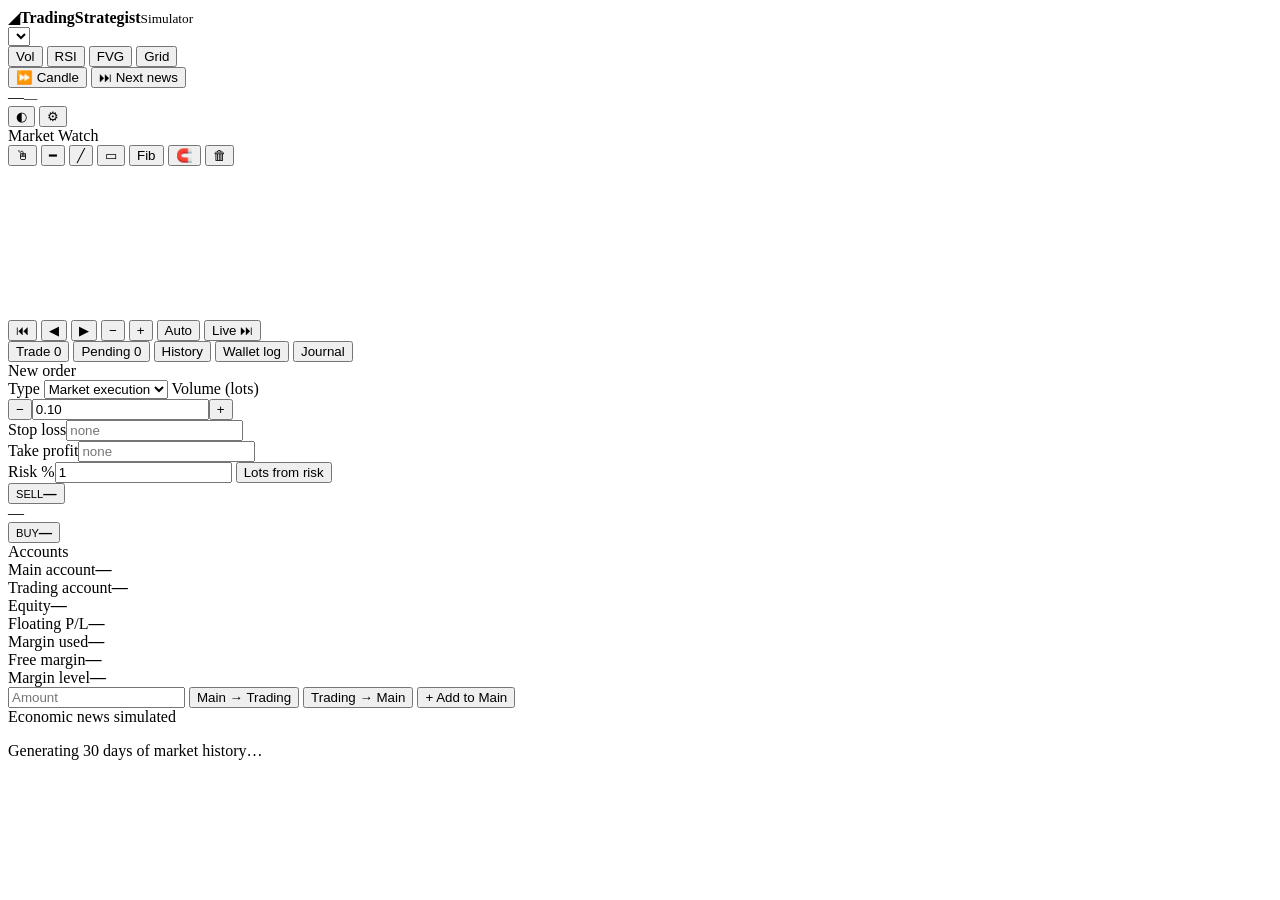
<file: src/template.html>
<!DOCTYPE html>
<html lang="en" data-theme="dark">
<head>
<meta charset="utf-8">
<meta name="viewport" content="width=device-width,initial-scale=1,viewport-fit=cover">
<link rel="manifest" href="manifest.webmanifest">
<link rel="apple-touch-icon" href="icons/apple-touch-icon.png">
<meta name="mobile-web-app-capable" content="yes">
<meta name="apple-mobile-web-app-capable" content="yes">
<meta name="apple-mobile-web-app-title" content="TradingStrategist">
<meta name="apple-mobile-web-app-status-bar-style" content="black">
<title>TradingStrategist — Offline Trading Simulator</title>
<meta name="description" content="Free offline trading simulator: practise forex, crypto, stocks and synthetics with a MetaTrader-style chart, RSI, volume, ICT/smart-money tools and simulated news events. No account, no data feed.">
<meta name="theme-color" content="#0b0f14">
<meta property="og:title" content="TradingStrategist — Offline Trading Simulator">
<meta property="og:description" content="Practise price action, FVG, liquidity and news trading on a realistic simulated market. Free, offline, single file.">
<meta property="og:type" content="website">
<link rel="icon" href="data:image/svg+xml,%3Csvg xmlns='http://www.w3.org/2000/svg' viewBox='0 0 64 64'%3E%3Crect width='64' height='64' rx='14' fill='%230b0f14'/%3E%3Cpath d='M14 46 28 30l8 8 14-18' fill='none' stroke='%234c8dff' stroke-width='6' stroke-linecap='round' stroke-linejoin='round'/%3E%3C/svg%3E">
<style>
/*__CSS__*/
</style>
</head>
<body>
<noscript><p style="padding:24px;font-family:system-ui">TradingStrategist needs JavaScript enabled to run.</p></noscript>
<div id="app">
  <header id="top">
    <div class="brand"><span class="logo">◢</span><b>TradingStrategist</b><small>Simulator</small></div>
    <div class="grp"><select id="symSel" title="Instrument"></select></div>
    <div class="grp seg" id="tfBar"></div>
    <div class="grp">
      <button class="tb" id="bVol" title="Volume">Vol</button>
      <button class="tb" id="bRsi" title="RSI (14)">RSI</button>
      <button class="tb" id="bFvg" title="Highlight fair value gaps (study aid)">FVG</button>
      <button class="tb" id="bGrid" title="Grid">Grid</button>
    </div>
    <div class="grp seg" id="speedBar"></div>
    <button class="tb accent" id="bInstall" hidden title="Install TradingStrategist as an app on this device">⬇ Install app</button>
    <button class="tb" id="bStep" title="Pause, then reveal the market one candle at a time (N)">⏩ Candle</button>
    <button class="tb" id="bNext" title="Fast-forward to the next news release alert">⏭ Next news</button>
    <div class="spacer"></div>
    <div class="clock"><span id="simClock">—</span><small id="simSession">—</small></div>
    <button class="tb" id="bTheme" title="Light / dark">◐</button>
    <button class="tb" id="bMenu" title="Settings">⚙</button>
  </header>

  <div id="body">
    <aside id="watch">
      <div class="ph">Market Watch</div>
      <div id="watchList"></div>
    </aside>

    <main id="center">
      <div id="chartRow">
        <div id="drawBar">
          <button class="tb" data-tool="" id="tCursor" title="Cursor (Esc)">🖱</button>
          <button class="tb" data-tool="hline" title="Horizontal line">━</button>
          <button class="tb" data-tool="trend" title="Trend line (click two points or drag)">╱</button>
          <button class="tb" data-tool="rect" title="Rectangle / zone">▭</button>
          <button class="tb" data-tool="fib" title="Fibonacci retracement">Fib</button>
          <button class="tb" id="bMagnet" title="Magnet: snap to candle OHLC">🧲</button>
          <button class="tb" id="bClear" title="Delete all drawings on this symbol">🗑</button>
        </div>
        <div id="chartWrap">
          <canvas id="cv"></canvas>
          <div id="navBar">
            <button class="tb" id="nStart" title="Oldest data (Home)">⏮</button>
            <button class="tb" id="nBack" title="Scroll back (←)">◀</button>
            <button class="tb" id="nFwd" title="Scroll forward (→)">▶</button>
            <button class="tb" id="nZout" title="Zoom out (−)">−</button>
            <button class="tb" id="nZin" title="Zoom in (+)">+</button>
            <button class="tb" id="nAuto" title="Reset price scale">Auto</button>
            <button class="tb accent" id="nLive" title="Jump to latest candle (End)">Live ⏭</button>
          </div>
          <div id="banners"></div>
        </div>
      </div>
      <div id="resizer" title="Drag to resize"></div>
      <section id="bottom">
        <div class="tabs" id="botTabs">
          <button data-tab="pos" class="on">Trade <span class="cnt" id="cPos">0</span></button>
          <button data-tab="pend">Pending <span class="cnt" id="cPend">0</span></button>
          <button data-tab="hist">History</button>
          <button data-tab="wallet">Wallet log</button>
          <button data-tab="log">Journal</button>
          <div class="spacer"></div>
          <div id="botSummary"></div>
        </div>
        <div id="botBody"></div>
      </section>
    </main>

    <aside id="side">
      <section class="card" id="ticket">
        <div class="ph">New order <span id="tkSym"></span></div>
        <div class="pad">
          <label class="row"><span>Type</span>
            <select id="oType">
              <option value="market">Market execution</option>
              <option value="buy_limit">Buy limit</option><option value="sell_limit">Sell limit</option>
              <option value="buy_stop">Buy stop</option><option value="sell_stop">Sell stop</option>
            </select></label>
          <label class="row" id="rowEntry" hidden><span>Entry price</span><input id="oPrice" type="number" step="any"></label>
          <label class="row"><span>Volume (lots)</span>
            <div class="stepper"><button id="lotMinus" type="button">−</button><input id="oLots" type="number" min="0.01" step="0.01" value="0.10"><button id="lotPlus" type="button">+</button></div></label>
          <label class="row"><span>Stop loss</span><input id="oSL" type="number" step="any" placeholder="none"></label>
          <div class="hint" id="hintSL"></div>
          <label class="row"><span>Take profit</span><input id="oTP" type="number" step="any" placeholder="none"></label>
          <div class="hint" id="hintTP"></div>
          <div class="riskrow">
            <label>Risk %<input id="oRisk" type="number" min="0.1" step="0.1" value="1"></label>
            <button class="tb" id="bRisk" type="button" title="Set lots so that hitting the stop loss costs this % of equity">Lots from risk</button>
          </div>
          <div class="summary" id="tkSummary"></div>
          <div id="tkStatus" class="status" hidden></div>
          <div id="mktBtns" class="trade-btns">
            <button class="sell" id="bSell"><small>SELL</small><b id="pxSell">—</b></button>
            <div class="spr" id="spr">—</div>
            <button class="buy" id="bBuy"><small>BUY</small><b id="pxBuy">—</b></button>
          </div>
          <button class="place" id="bPlace" hidden>Place order</button>
        </div>
      </section>

      <section class="card" id="acct">
        <div class="ph">Accounts</div>
        <div class="pad">
          <div class="kv big"><span>Main account</span><b id="aMain">—</b></div>
          <div class="sep"></div>
          <div class="kv big"><span>Trading account</span><b id="aBal">—</b></div>
          <div class="kv"><span>Equity</span><b id="aEq">—</b></div>
          <div class="kv"><span>Floating P/L</span><b id="aFl">—</b></div>
          <div class="kv"><span>Margin used</span><b id="aMg">—</b></div>
          <div class="kv"><span>Free margin</span><b id="aFree">—</b></div>
          <div class="kv"><span>Margin level</span><b id="aLvl">—</b></div>
          <div class="xfer">
            <input id="xAmt" type="number" min="0" step="any" placeholder="Amount">
            <button class="tb" id="xTo" title="Move money from Main to Trading">Main → Trading</button>
            <button class="tb" id="xFrom" title="Move money from Trading to Main">Trading → Main</button>
            <button class="tb" id="xDep" title="Add new money to the Main account">+ Add to Main</button>
          </div>
        </div>
      </section>

      <section class="card" id="newsCard">
        <div class="ph">Economic news <span class="sub">simulated</span></div>
        <div id="newsList"></div>
      </section>
    </aside>
  </div>
</div>

<div id="toasts"></div>
<div id="ctxMenu" hidden></div>
<div id="modal" hidden><div class="mbox" id="mbox"></div></div>
<div id="loading"><div><div class="spin"></div><p>Generating 30 days of market history…</p></div></div>

<script>
/*__JS__*/
</script>
</body>
</html>
</file>
